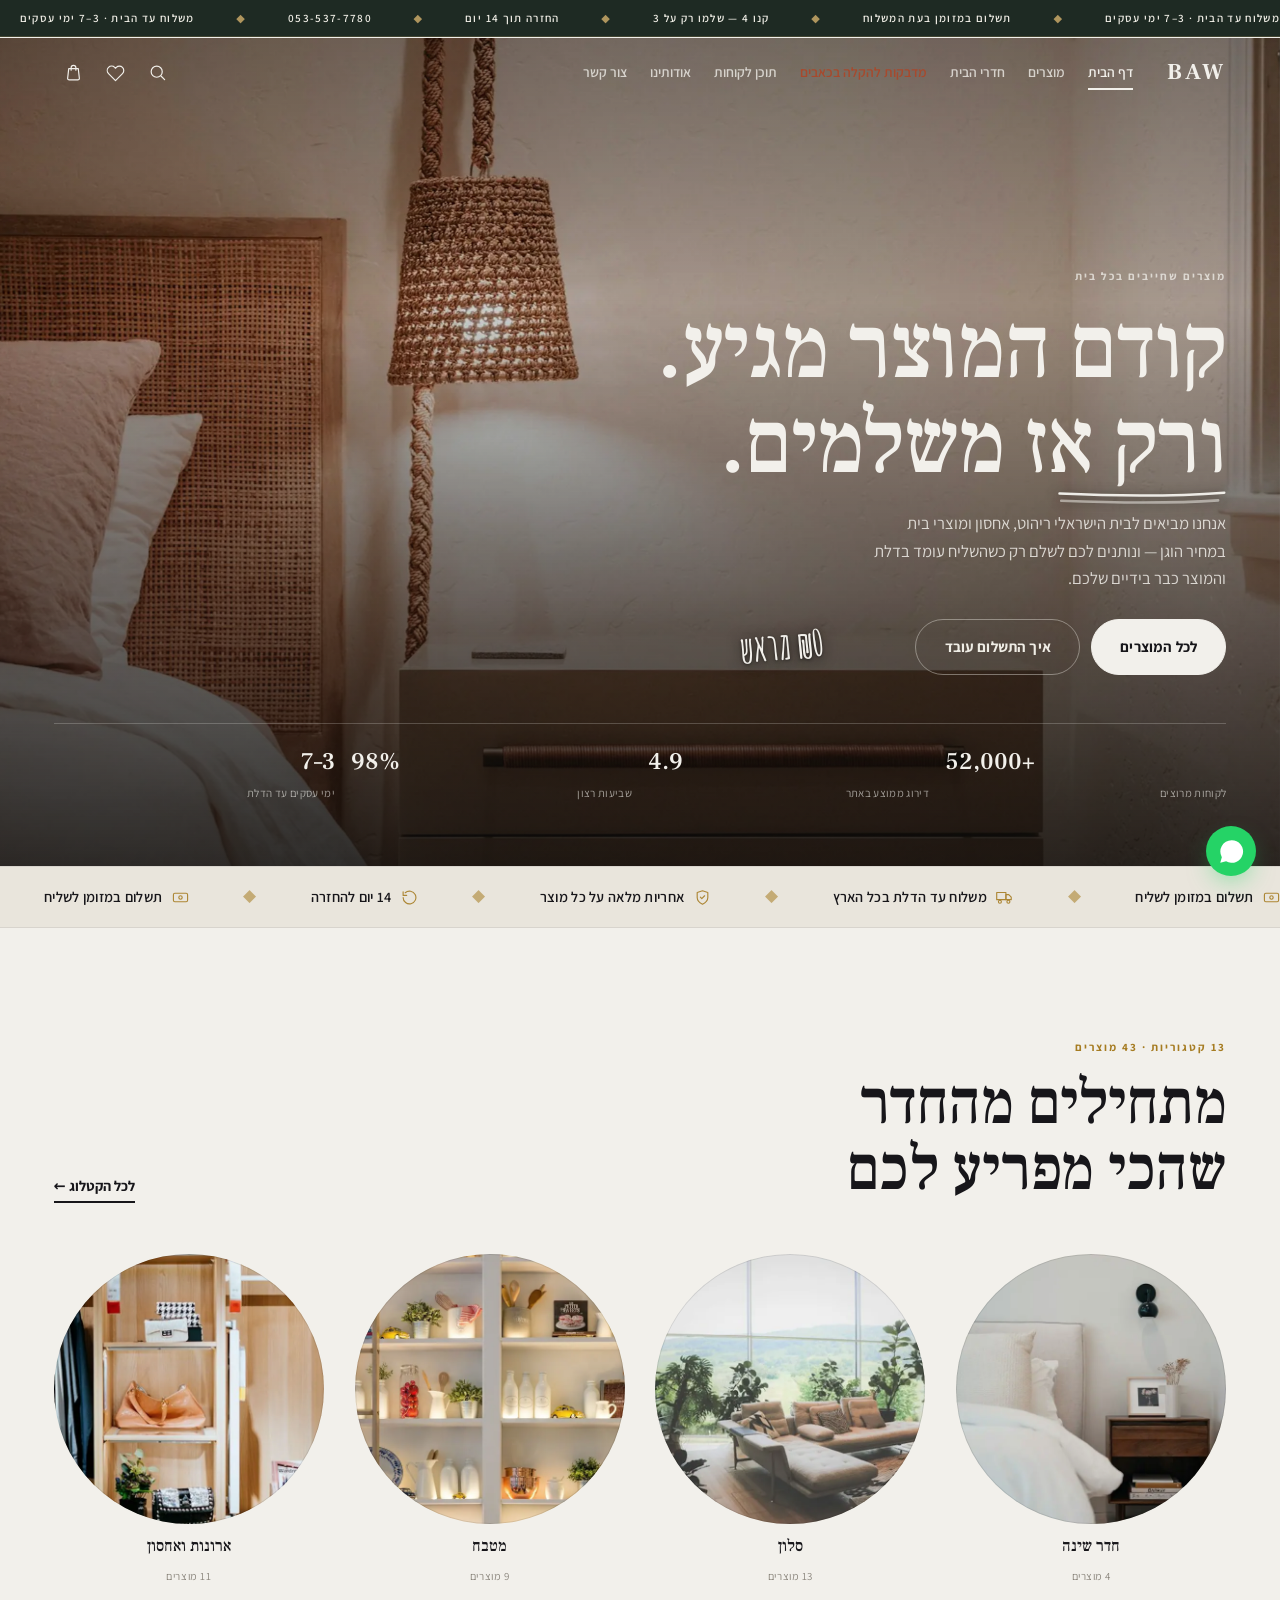
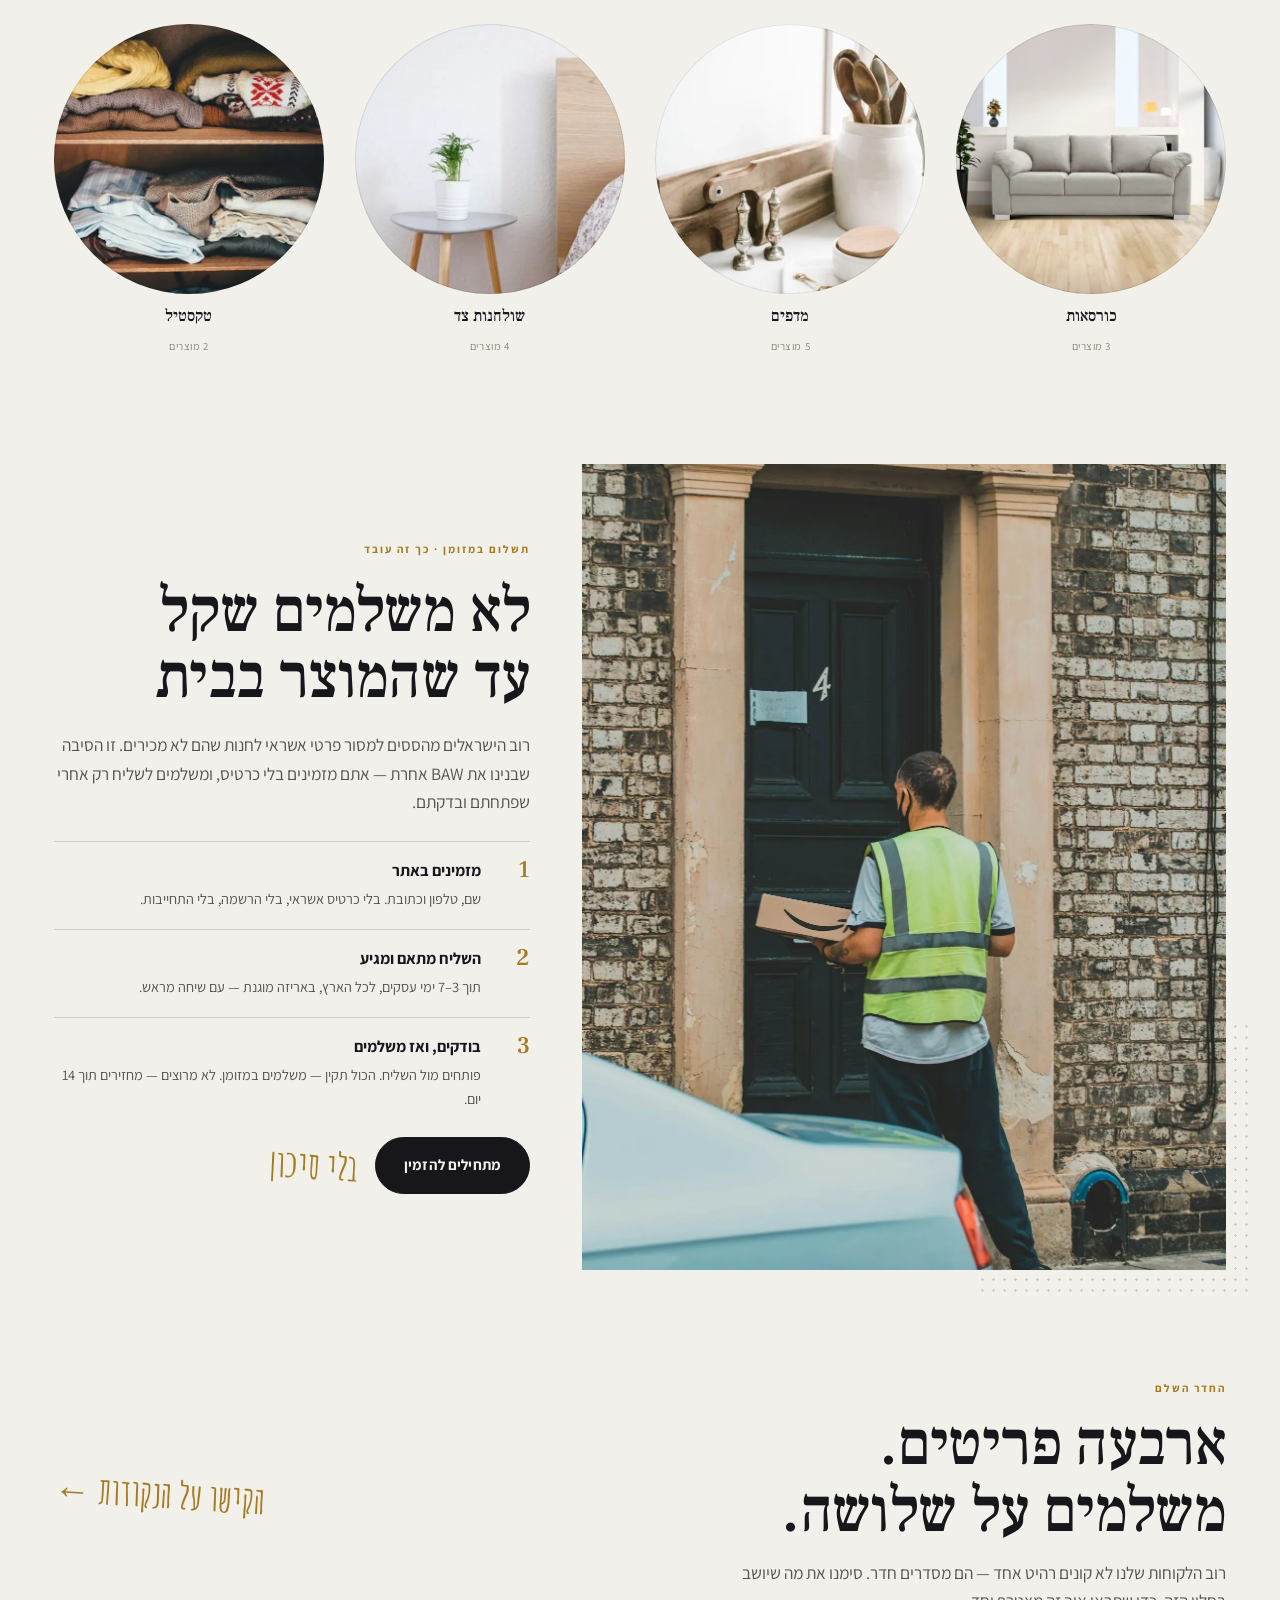
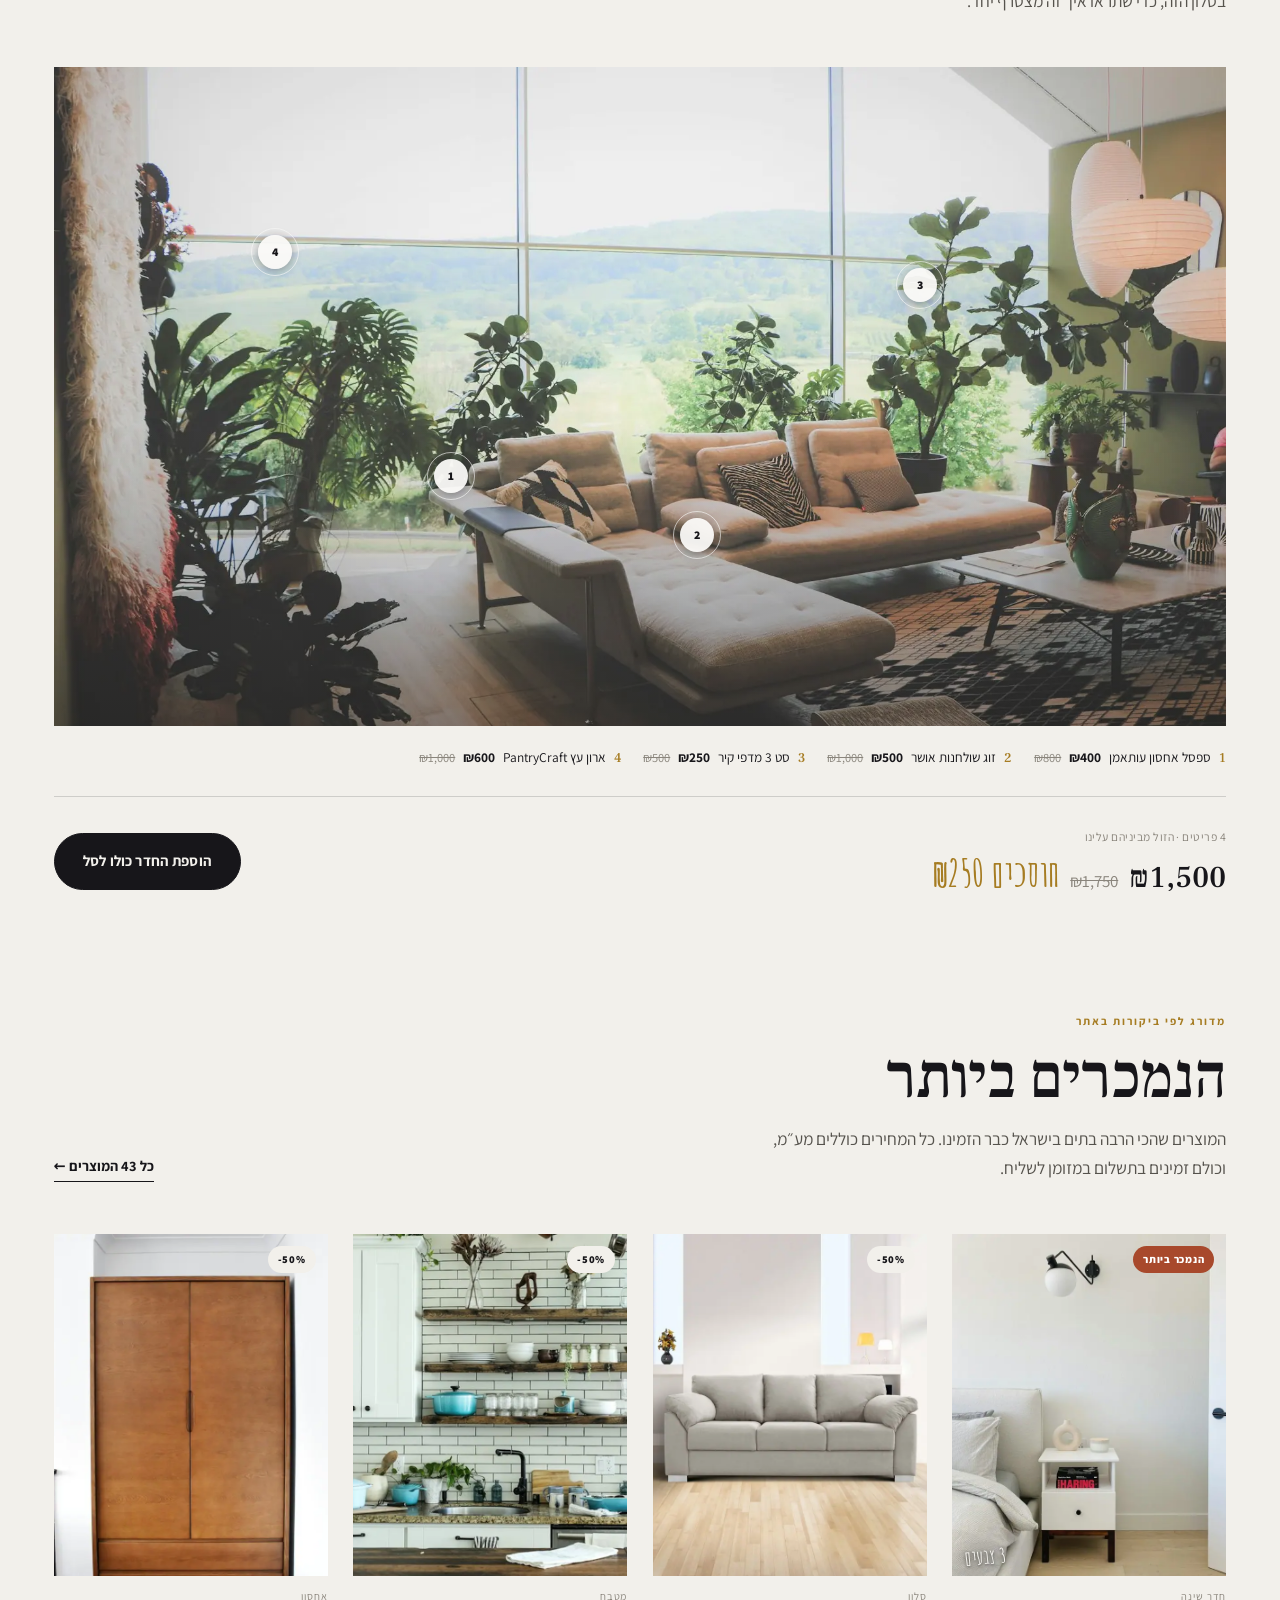
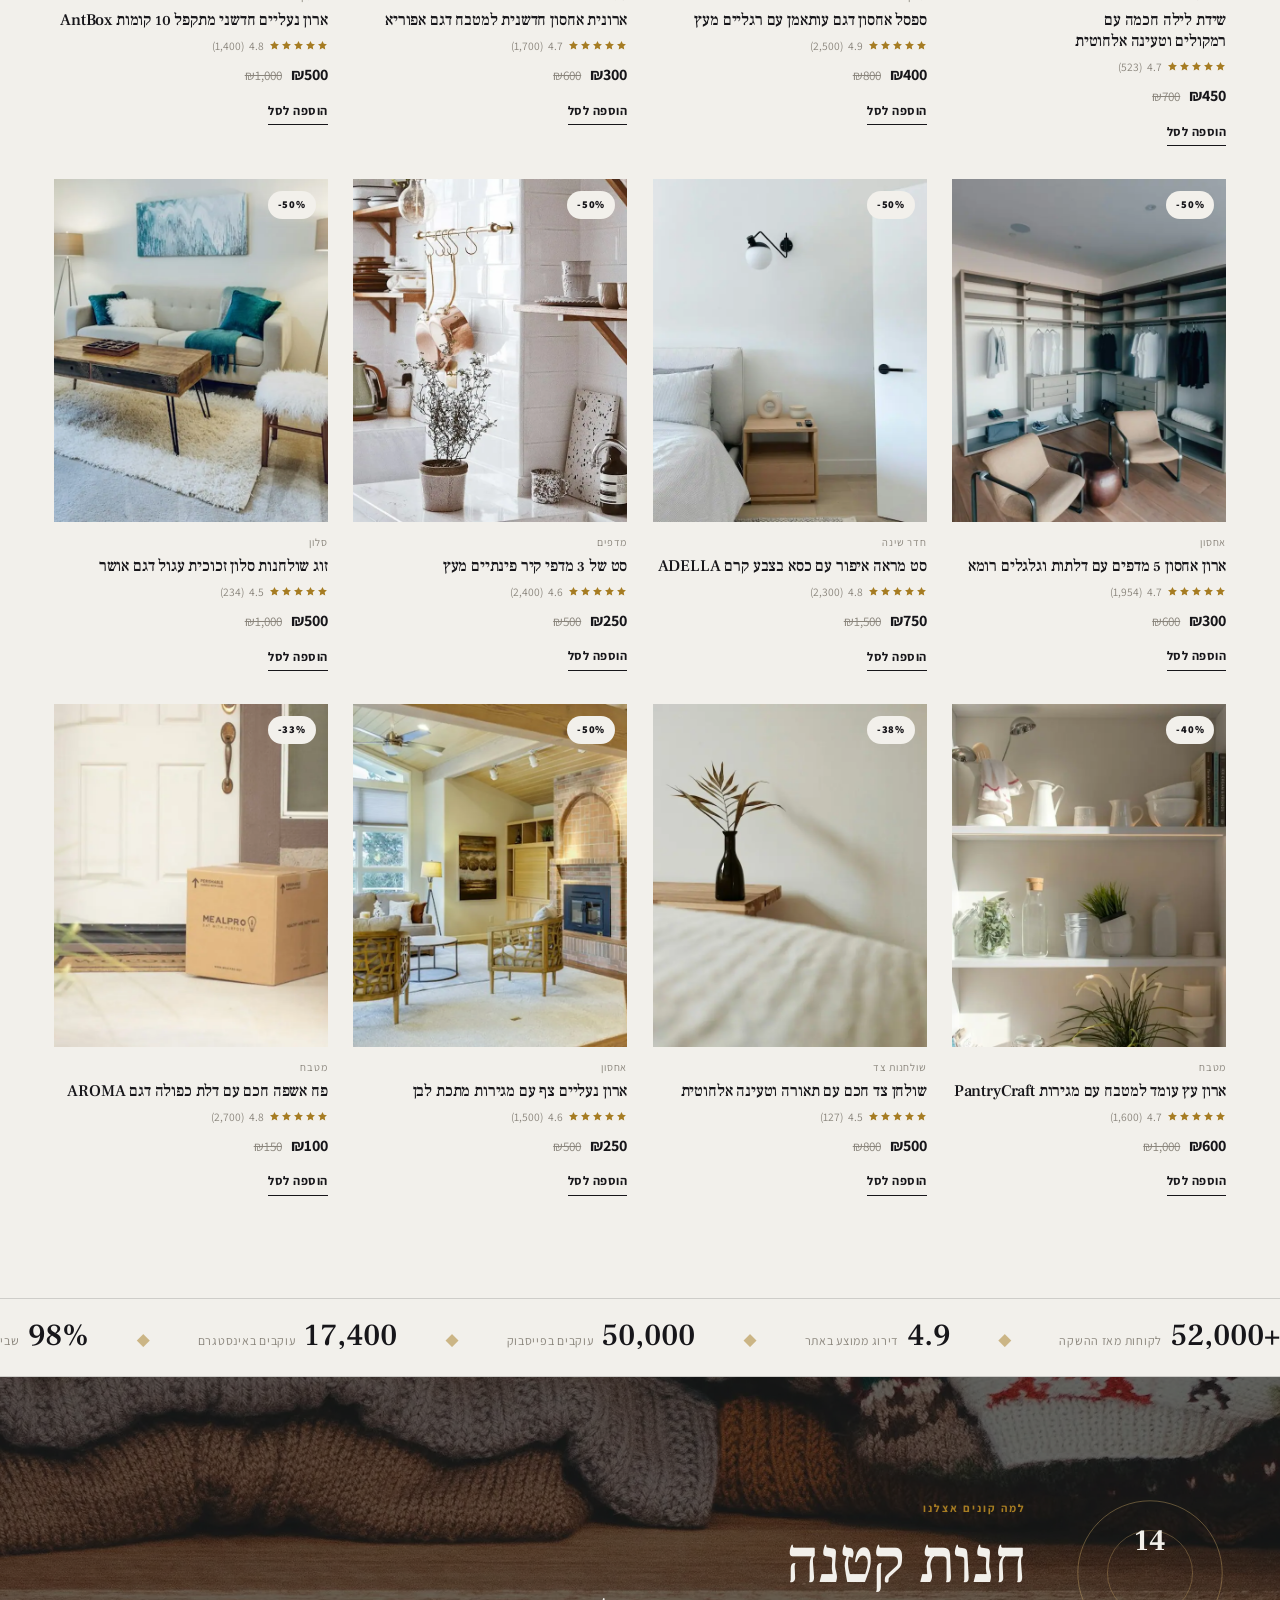
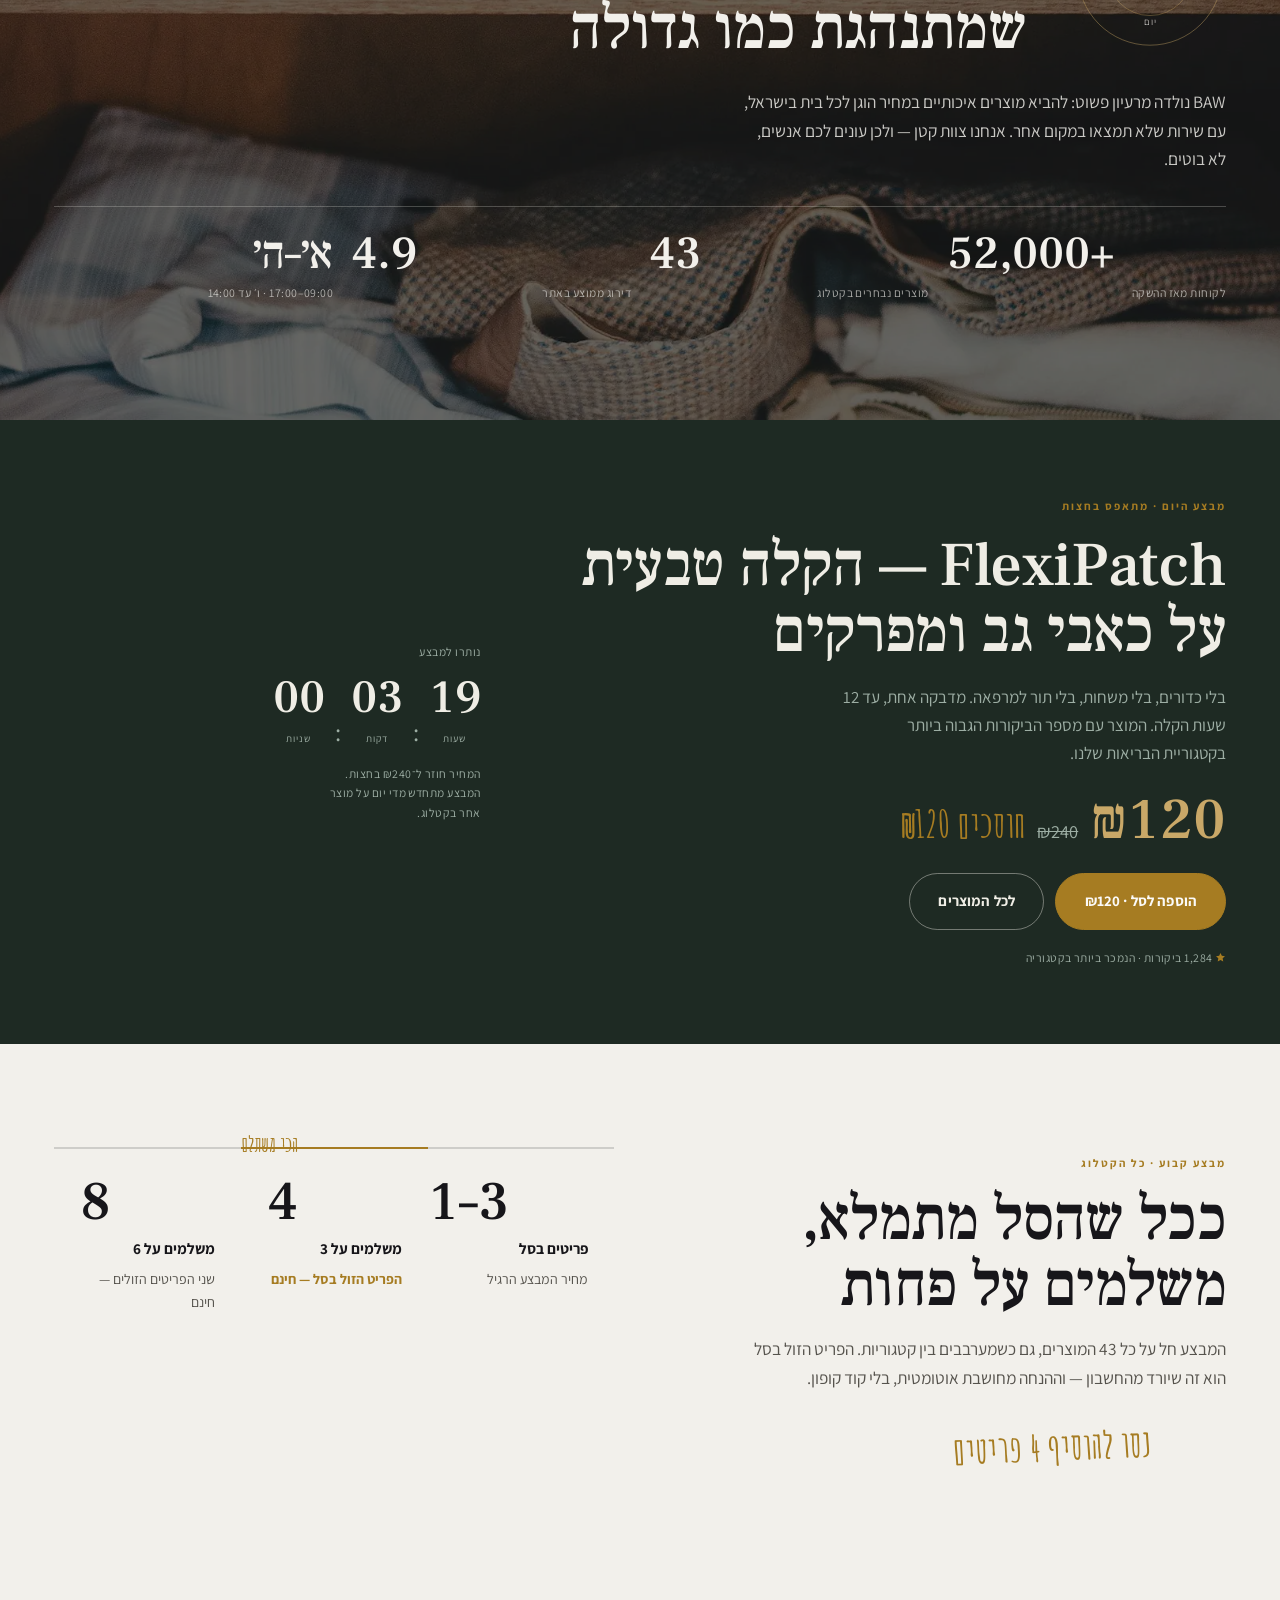
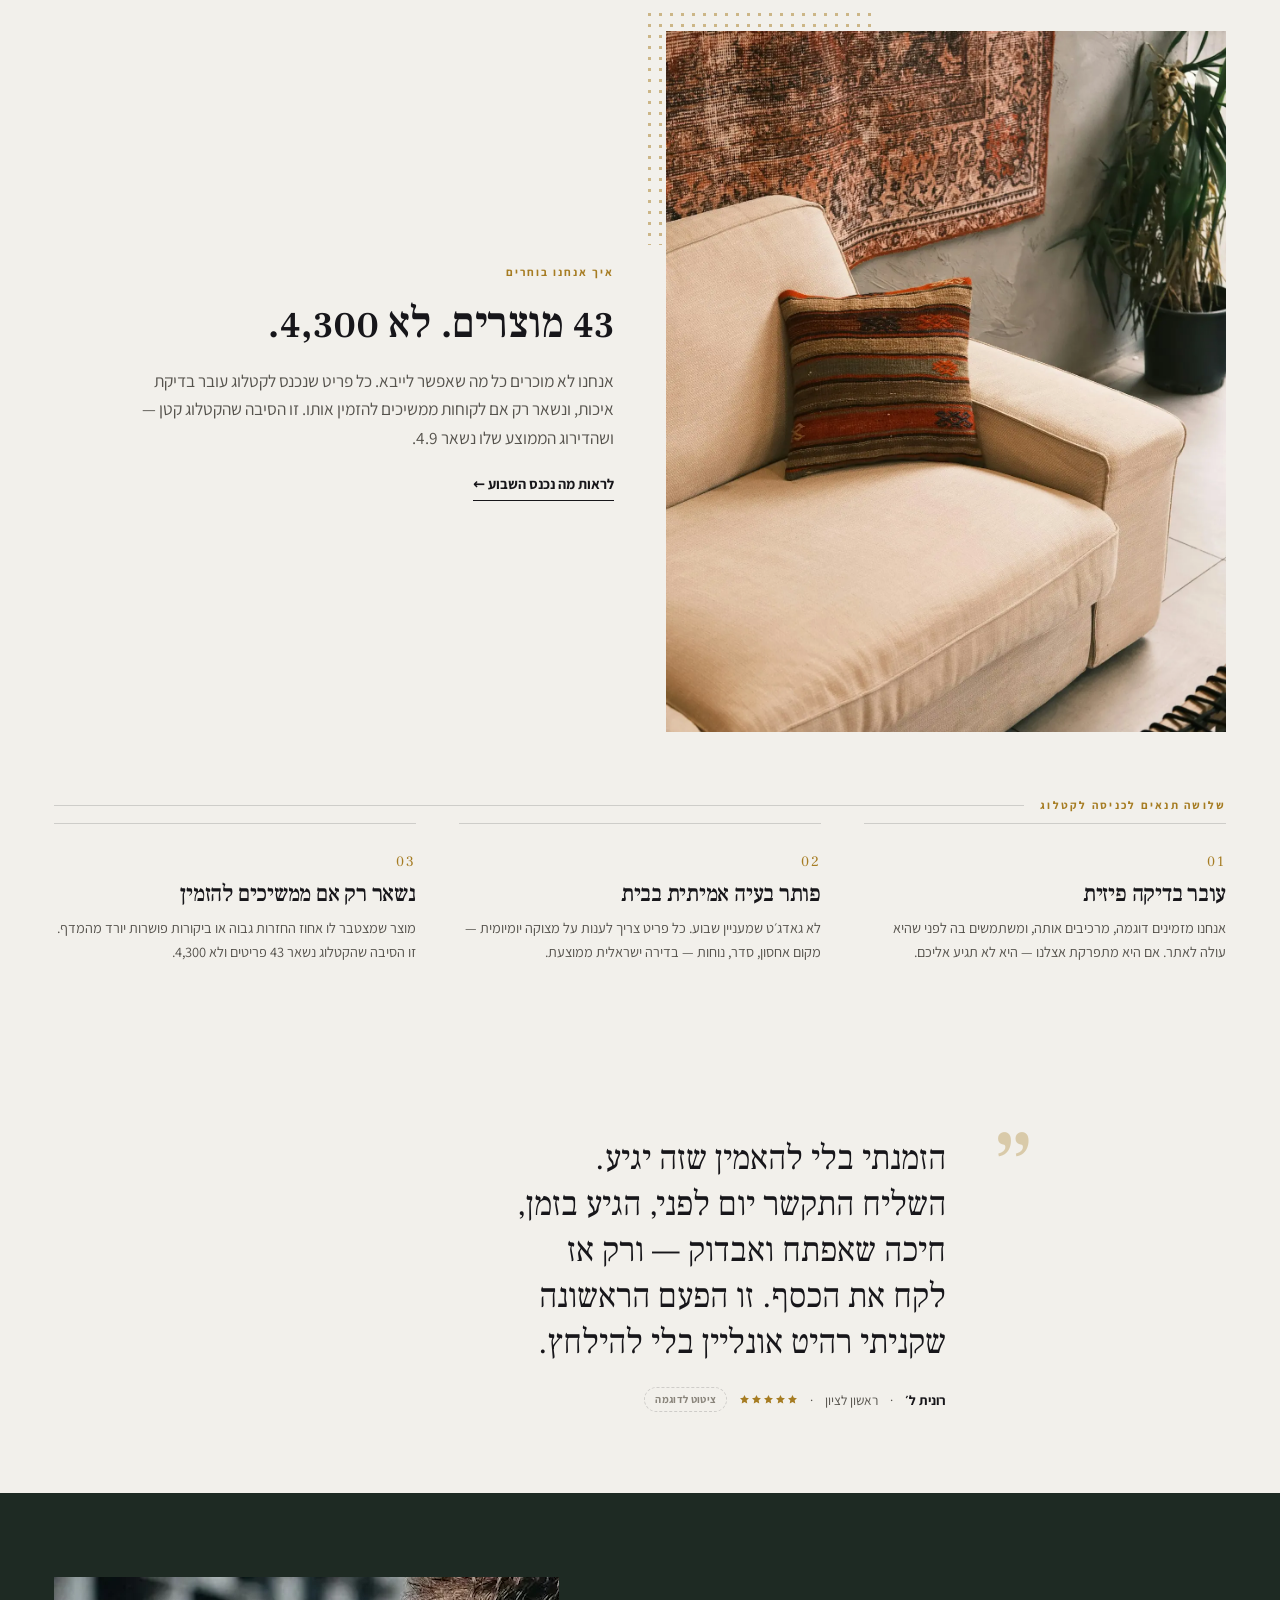
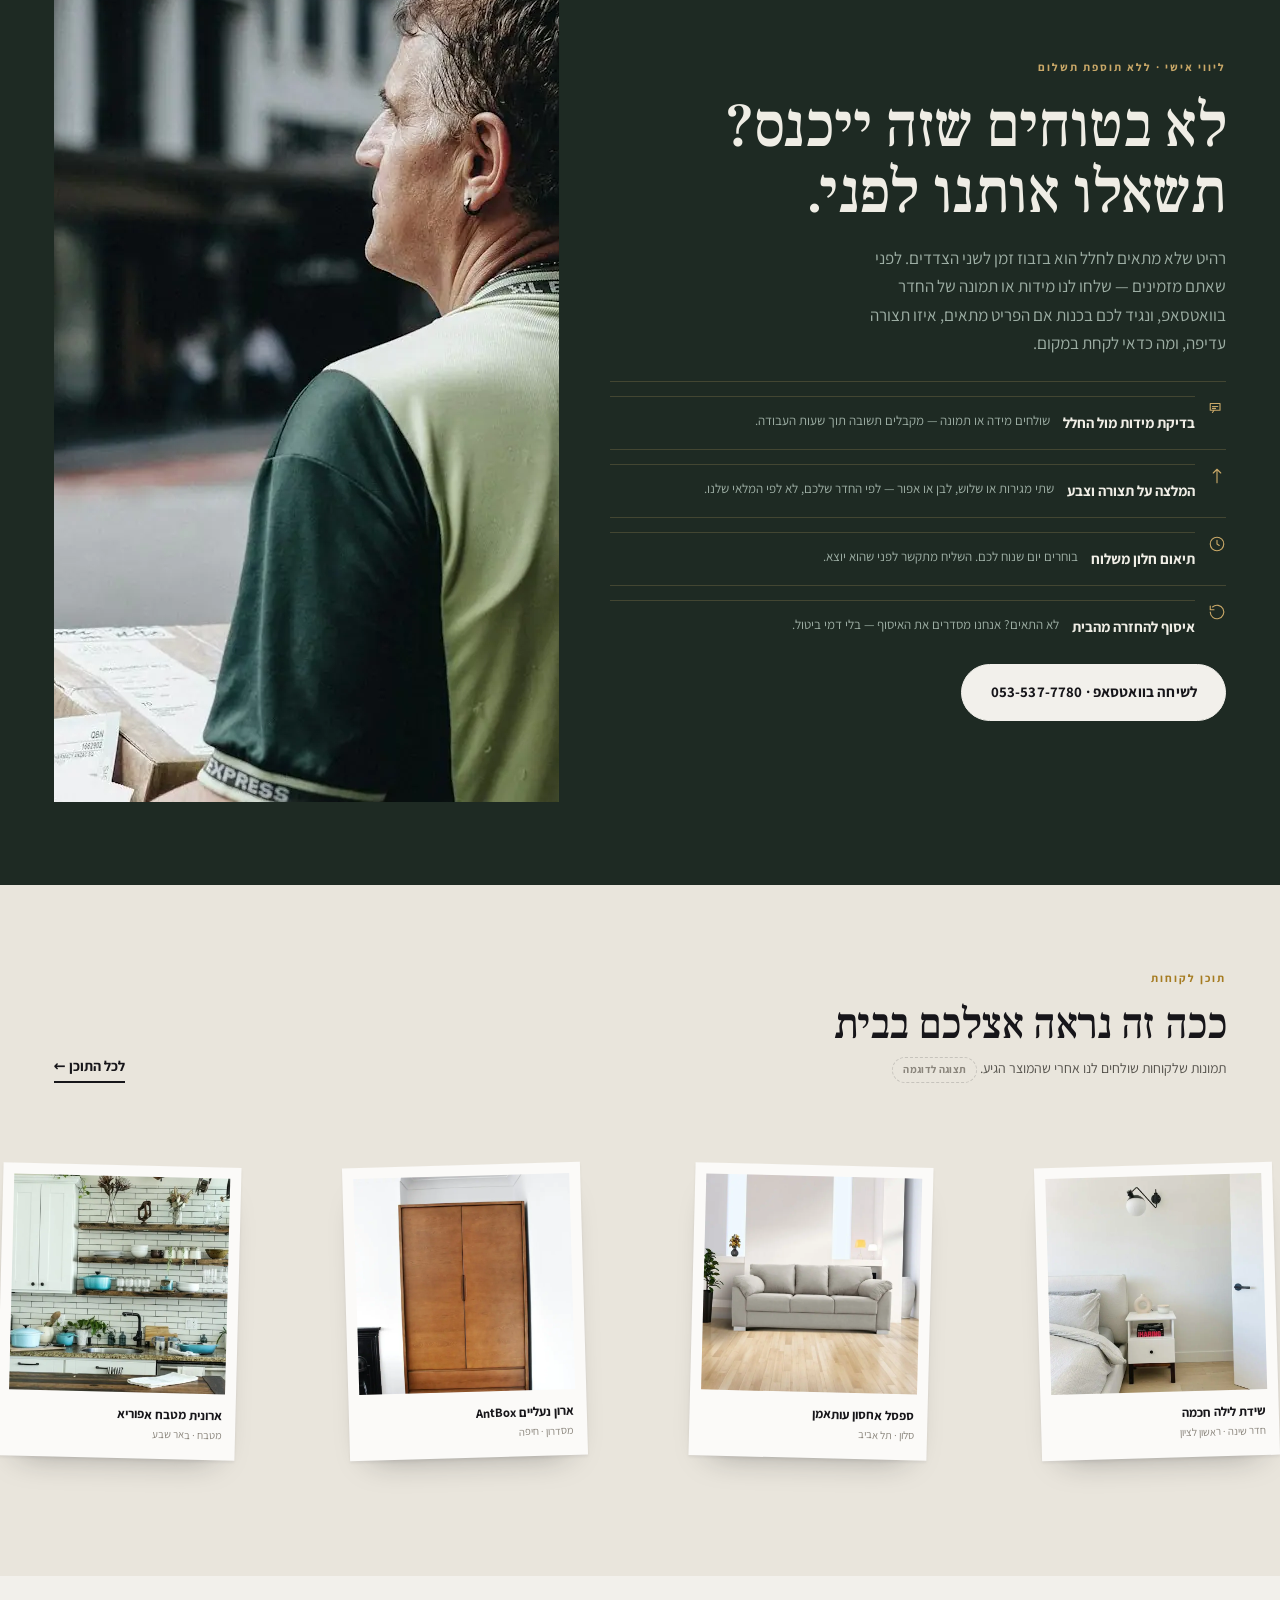
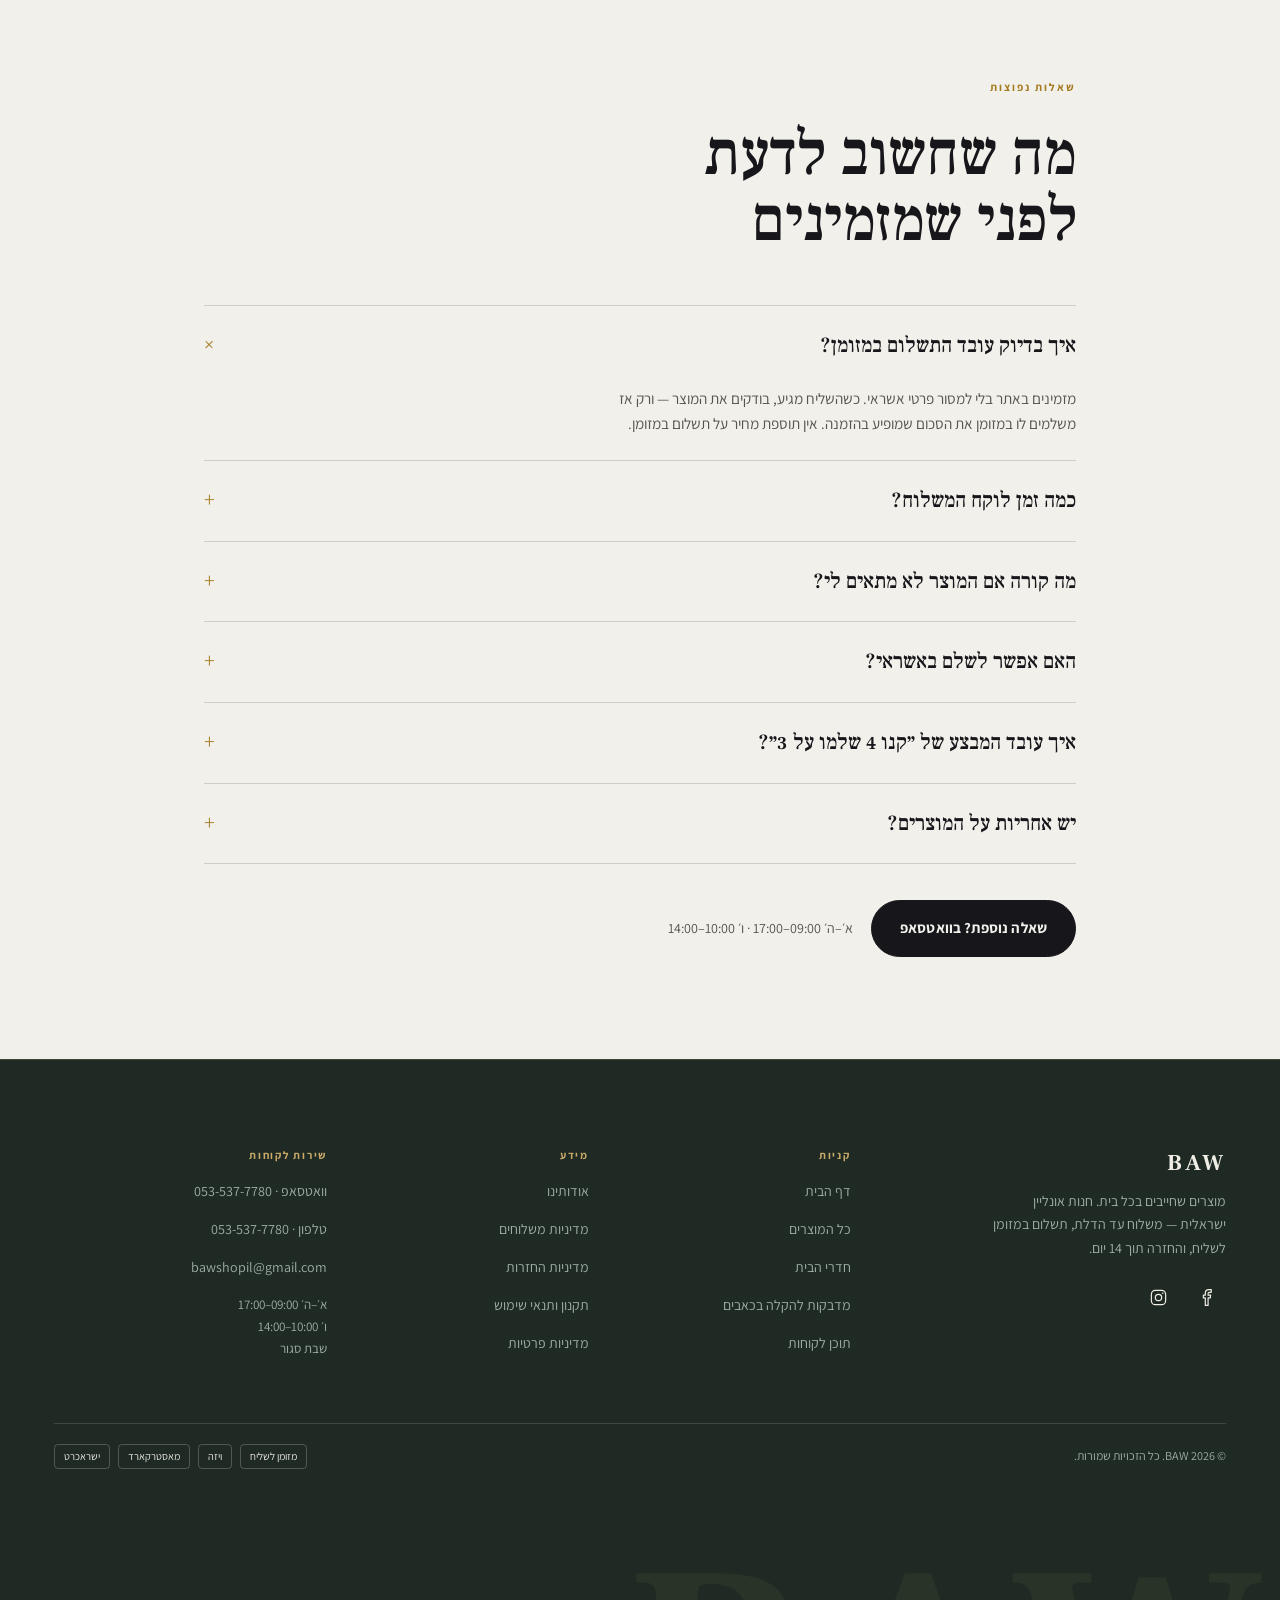
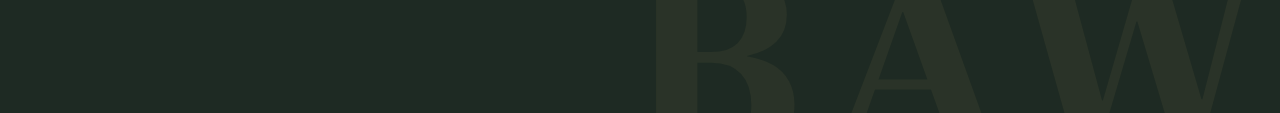
<file: index.html>
<!doctype html>
<html lang="he" dir="rtl">
<head>
<meta charset="utf-8">
<meta name="viewport" content="width=device-width,initial-scale=1,viewport-fit=cover">
<title>BAW — מוצרים שחייבים בכל בית</title>
<meta name="description" content="BAW — חנות אונליין ישראלית לבית. משלוח עד הדלת 3–7 ימי עסקים, תשלום במזומן לשליח, החזרה תוך 14 יום.">
<link rel="preconnect" href="https://fonts.gstatic.com" crossorigin>
<link rel="stylesheet" href="https://fonts.googleapis.com/css2?family=Frank+Ruhl+Libre:wght@400;500;700;900&family=Assistant:wght@300;400;600;700;800&family=Amatic+SC:wght@700&display=swap">
<link rel="stylesheet" href="baw.css">
<style>:root{color-scheme:light;padding-top:env(safe-area-inset-top,0px);padding-bottom:env(safe-area-inset-bottom,0px)}</style>
</head>
<body>

<!-- ─────────── announcement ─────────── -->
<div class="ann" aria-hidden="true">
  <div class="ann__t">
    <div class="ann__g">
      <span>משלוח עד הבית · 3–7 ימי עסקים</span><i>◆</i>
      <span>תשלום במזומן בעת המשלוח</span><i>◆</i>
      <span>קנו 4 — שלמו רק על 3</span><i>◆</i>
      <span>החזרה תוך 14 יום</span><i>◆</i>
      <span>053-537-7780</span><i>◆</i>
    </div>
    <div class="ann__g">
      <span>משלוח עד הבית · 3–7 ימי עסקים</span><i>◆</i>
      <span>תשלום במזומן בעת המשלוח</span><i>◆</i>
      <span>קנו 4 — שלמו רק על 3</span><i>◆</i>
      <span>החזרה תוך 14 יום</span><i>◆</i>
      <span>053-537-7780</span><i>◆</i>
    </div>
  </div>
</div>

<!-- ─────────── header ─────────── -->
<header class="hdr is-over">
  <div class="wrap hdr__in">
    <a class="brand" href="index.html">BAW</a>
    <nav class="nav" aria-label="ניווט ראשי">
      <a href="index.html" class="is-on">דף הבית</a>
      <a href="#shop">מוצרים</a>
      <a href="#rooms">חדרי הבית</a>
      <a href="#deal" class="is-deal">מדבקות להקלה בכאבים</a>
      <a href="#ugc">תוכן לקוחות</a>
      <a href="#story">אודותינו</a>
      <a href="#faq">צור קשר</a>
    </nav>
    <div class="hdr__acts">
      <button class="ib" aria-label="חיפוש"><svg viewBox="0 0 24 24"><circle cx="11" cy="11" r="7"/><path d="m21 21-4.3-4.3"/></svg></button>
      <button class="ib" aria-label="מועדפים"><svg viewBox="0 0 24 24"><path d="M20.8 5.6a5.5 5.5 0 0 0-7.8 0L12 6.6l-1-1a5.5 5.5 0 0 0-7.8 7.8l8.8 8.8 8.8-8.8a5.5 5.5 0 0 0 0-7.8z"/></svg></button>
      <button class="ib" data-cart-open aria-label="סל הקניות">
        <svg viewBox="0 0 24 24"><path d="M6 7h12l1.4 12.2a2 2 0 0 1-2 2.2H6.6a2 2 0 0 1-2-2.2z"/><path d="M9 9V6a3 3 0 0 1 6 0v3"/></svg>
        <span class="dot num" id="cartCount" hidden>0</span>
      </button>
      <button class="ib burger" data-nav-open aria-label="תפריט"><svg viewBox="0 0 24 24"><path d="M3 7h18M3 12h18M3 17h18"/></svg></button>
    </div>
  </div>
</header>

<!-- ─────────── hero ─────────── -->
<section class="hero">
  <div class="hero__bg"><img src="img/hero.webp" alt="חדר שינה מעוצב עם שידת לילה" fetchpriority="high" width="1900" height="1188"></div>
  <div class="wrap hero__in">

    <span class="eyebrow" style="color:rgba(242,240,235,.74)">מוצרים שחייבים בכל בית</span>
    <h1 style="margin-top:14px">
      קודם המוצר מגיע.<br>
      <span class="u">ורק אז משלמים
        <svg class="scribble scribble--paper ink-draw" viewBox="0 0 320 16" preserveAspectRatio="none" aria-hidden="true">
          <path d="M4 10c52-6 106-8 158-5 50 3 100 6 154 2"/>
          <path d="M14 14c56-4 112-5 166-3 44 2 88 4 132 1" opacity=".5"/>
        </svg>
      </span>.
    </h1>
    <p class="hero__lede">אנחנו מביאים לבית הישראלי ריהוט, אחסון ומוצרי בית במחיר הוגן — ונותנים לכם לשלם רק כשהשליח עומד בדלת והמוצר כבר בידיים שלכם.</p>

    <div class="hero__cta">
      <a class="btn btn--paper" href="#shop">לכל המוצרים</a>
      <a class="btn btn--onforest" href="#story">איך התשלום עובד</a>
      <span class="hero__note">
        <svg class="scribble scribble--paper ink-draw" viewBox="0 0 92 46" style="width:66px" aria-hidden="true">
          <path d="M84 40C70 16 46 6 16 10"/>
          <path d="M8 4 13 11 24 9"/>
        </svg>
        <span class="hand hand--paper tilt-a">₪0 מראש</span>
      </span>
    </div>

    <div class="hstrip">
      <div><b class="num" data-count="52000" data-suffix="+">52,000+</b><span>לקוחות מרוצים</span></div>
      <div><b class="num">4.9</b><span>דירוג ממוצע באתר</span></div>
      <div><b class="num" data-count="98" data-suffix="%">98%</b><span>שביעות רצון</span></div>
      <div><b>3–7</b><span>ימי עסקים עד הדלת</span></div>
    </div>

  </div>
</section>

<!-- ─────────── promise marquee ─────────── -->
<div class="promise" aria-label="ההבטחות שלנו">
  <div class="promise__t">
    <div class="promise__g">
      <span><svg viewBox="0 0 24 24"><rect x="2" y="6" width="20" height="12" rx="2"/><circle cx="12" cy="12" r="2.4"/></svg>תשלום במזומן לשליח</span><em>◆</em>
      <span><svg viewBox="0 0 24 24"><path d="M1 5h13v10H1z"/><path d="M14 8h4l3.5 3.5V15H14z"/><circle cx="5.5" cy="18" r="2.1"/><circle cx="17.5" cy="18" r="2.1"/></svg>משלוח עד הדלת בכל הארץ</span><em>◆</em>
      <span><svg viewBox="0 0 24 24"><path d="M12 21.5s7.5-3.8 7.5-9.5V5L12 2.5 4.5 5v7c0 5.7 7.5 9.5 7.5 9.5z"/><path d="m9 11.5 2 2 4-4"/></svg>אחריות מלאה על כל מוצר</span><em>◆</em>
      <span><svg viewBox="0 0 24 24"><path d="M3 12a9 9 0 1 0 3-6.7"/><path d="M3 4v5h5"/></svg>14 יום להחזרה</span><em>◆</em>
    </div>
    <div class="promise__g" aria-hidden="true">
      <span><svg viewBox="0 0 24 24"><rect x="2" y="6" width="20" height="12" rx="2"/><circle cx="12" cy="12" r="2.4"/></svg>תשלום במזומן לשליח</span><em>◆</em>
      <span><svg viewBox="0 0 24 24"><path d="M1 5h13v10H1z"/><path d="M14 8h4l3.5 3.5V15H14z"/><circle cx="5.5" cy="18" r="2.1"/><circle cx="17.5" cy="18" r="2.1"/></svg>משלוח עד הדלת בכל הארץ</span><em>◆</em>
      <span><svg viewBox="0 0 24 24"><path d="M12 21.5s7.5-3.8 7.5-9.5V5L12 2.5 4.5 5v7c0 5.7 7.5 9.5 7.5 9.5z"/><path d="m9 11.5 2 2 4-4"/></svg>אחריות מלאה על כל מוצר</span><em>◆</em>
      <span><svg viewBox="0 0 24 24"><path d="M3 12a9 9 0 1 0 3-6.7"/><path d="M3 4v5h5"/></svg>14 יום להחזרה</span><em>◆</em>
    </div>
  </div>
</div>

<!-- ─────────── rooms ─────────── -->
<section class="sec wrap" id="rooms">
  <div class="shead rev">
    <div class="shead__row">
      <div>
        <span class="eyebrow">13 קטגוריות · 43 מוצרים</span>
        <h2 class="h-lg" style="margin-top:12px">מתחילים מהחדר<br>שהכי מפריע לכם</h2>
      </div>
      <a class="tlink" href="#shop">לכל הקטלוג ←</a>
    </div>
  </div>
  <div class="cats rev" data-d="60">
    <a class="cat" href="#shop"><span class="cat__ph"><img loading="lazy" src="img/cat-bed.webp" alt=""></span><b>חדר שינה</b><span>4 מוצרים</span></a>
    <a class="cat" href="#shop"><span class="cat__ph"><img loading="lazy" src="img/cat-liv.webp" alt=""></span><b>סלון</b><span>13 מוצרים</span></a>
    <a class="cat" href="#shop"><span class="cat__ph"><img loading="lazy" src="img/cat-kit.webp" alt=""></span><b>מטבח</b><span>9 מוצרים</span></a>
    <a class="cat" href="#shop"><span class="cat__ph"><img loading="lazy" src="img/cat-sto.webp" alt=""></span><b>ארונות ואחסון</b><span>11 מוצרים</span></a>
    <a class="cat" href="#shop"><span class="cat__ph"><img loading="lazy" src="img/cat-sofa.webp" alt=""></span><b>כורסאות</b><span>3 מוצרים</span></a>
    <a class="cat" href="#shop"><span class="cat__ph"><img loading="lazy" src="img/cat-shelf.webp" alt=""></span><b>מדפים</b><span>5 מוצרים</span></a>
    <a class="cat" href="#shop"><span class="cat__ph"><img loading="lazy" src="img/cat-side.webp" alt=""></span><b>שולחנות צד</b><span>4 מוצרים</span></a>
    <a class="cat" href="#shop"><span class="cat__ph"><img loading="lazy" src="img/cat-text.webp" alt=""></span><b>טקסטיל</b><span>2 מוצרים</span></a>
  </div>
</section>

<!-- ─────────── COD story ─────────── -->
<section class="sec wrap" id="story" style="padding-top:0">
  <div class="split split--wide-img">
    <div class="split__fig split__fig--dl rev">
      <img loading="lazy" src="img/story-cod.webp" alt="שליח מגיע עם חבילה עד דלת הבית" width="1300" height="1625">
      <span class="dots" aria-hidden="true"></span>
    </div>
    <div class="split__body rev" data-d="90">
      <span class="eyebrow">תשלום במזומן · כך זה עובד</span>
      <h2 class="h-lg">לא משלמים שקל<br>עד שהמוצר בבית</h2>
      <p class="lede">רוב הישראלים מהססים למסור פרטי אשראי לחנות שהם לא מכירים. זו הסיבה שבנינו את BAW אחרת — אתם מזמינים בלי כרטיס, ומשלמים לשליח רק אחרי שפתחתם ובדקתם.</p>
      <div class="steps">
        <div class="step"><span class="step__n">1</span><div><b>מזמינים באתר</b><p>שם, טלפון וכתובת. בלי כרטיס אשראי, בלי הרשמה, בלי התחייבות.</p></div></div>
        <div class="step"><span class="step__n">2</span><div><b>השליח מתאם ומגיע</b><p>תוך 3–7 ימי עסקים, לכל הארץ, באריזה מוגנת — עם שיחה מראש.</p></div></div>
        <div class="step"><span class="step__n">3</span><div><b>בודקים, ואז משלמים</b><p>פותחים מול השליח. הכול תקין — משלמים במזומן. לא מרוצים — מחזירים תוך 14 יום.</p></div></div>
      </div>
      <div style="display:flex;align-items:center;gap:16px;flex-wrap:wrap;margin-top:6px">
        <a class="btn" href="#shop">מתחילים להזמין</a>
        <span class="hand tilt-b">בלי סיכון</span>
      </div>
    </div>
  </div>
</section>

<!-- ─────────── shoppable room ─────────── -->
<section class="sec wrap" id="room" style="padding-top:0">
  <div class="shead rev">
    <div class="shead__row">
      <div>
        <span class="eyebrow">החדר השלם</span>
        <h2 class="h-lg" style="margin-top:12px">ארבעה פריטים.<br>משלמים על שלושה.</h2>
        <p class="lede" style="margin-top:14px">רוב הלקוחות שלנו לא קונים רהיט אחד — הם מסדרים חדר. סימנו את מה שיושב בסלון הזה, כדי שתראו איך זה מצטרף יחד.</p>
      </div>
      <span class="hand tilt-b" style="align-self:center">הקישו על הנקודות ←</span>
    </div>
  </div>

  <div class="room rev" data-d="60">
    <img loading="lazy" src="img/room-liv.webp" alt="סלון מעוצב עם ספסל אחסון, שולחנות זכוכית ומדפי קיר" width="1800" height="1013">
    <div class="spot" style="inset-inline-end:31%;top:62%">
      <button class="spot__b num" type="button" aria-expanded="false" aria-label="פריט 1 בחדר">1</button>
      <span class="spot__c"><img src="img/p3.webp" alt=""><span><b>ספסל אחסון עותאמן</b><span class="num">₪400</span></span></span>
    </div>
    <div class="spot" style="inset-inline-end:52%;top:71%">
      <button class="spot__b num" type="button" aria-expanded="false" aria-label="פריט 2 בחדר">2</button>
      <span class="spot__c"><img src="img/p7.webp" alt=""><span><b>זוג שולחנות זכוכית אושר</b><span class="num">₪500</span></span></span>
    </div>
    <div class="spot" style="inset-inline-end:71%;top:33%">
      <button class="spot__b num" type="button" aria-expanded="false" aria-label="פריט 3 בחדר">3</button>
      <span class="spot__c"><img src="img/p9.webp" alt=""><span><b>סט 3 מדפי קיר פינתיים</b><span class="num">₪250</span></span></span>
    </div>
    <div class="spot" style="inset-inline-end:16%;top:28%">
      <button class="spot__b num" type="button" aria-expanded="false" aria-label="פריט 4 בחדר">4</button>
      <span class="spot__c"><img src="img/p6.webp" alt=""><span><b>ארון עץ עומד PantryCraft</b><span class="num">₪600</span></span></span>
    </div>
  </div>

  <div class="room__legend rev" data-d="90">
    <div><b>1</b><span>ספסל אחסון עותאמן</span><em class="num">₪400</em><s class="num">₪800</s></div>
    <div><b>2</b><span>זוג שולחנות אושר</span><em class="num">₪500</em><s class="num">₪1,000</s></div>
    <div><b>3</b><span>סט 3 מדפי קיר</span><em class="num">₪250</em><s class="num">₪500</s></div>
    <div><b>4</b><span>ארון עץ PantryCraft</span><em class="num">₪600</em><s class="num">₪1,000</s></div>
  </div>

  <div class="rev" data-d="120" style="display:flex;align-items:center;gap:20px;flex-wrap:wrap;margin-top:26px;
       border-top:1px solid var(--rule);padding-top:24px">
    <div>
      <span class="micro">4 פריטים · הזול מביניהם עלינו</span>
      <div style="display:flex;align-items:baseline;gap:11px;margin-top:4px">
        <b class="num" style="font-family:var(--f-display);font-size:1.9rem;font-weight:500">₪1,500</b>
        <s class="num" style="color:var(--ink-3)">₪1,750</s>
        <span class="hand">חוסכים ₪250</span>
      </div>
    </div>
    <button class="btn" id="addRoom" style="margin-inline-start:auto">הוספת החדר כולו לסל</button>
  </div>
</section>

<!-- ─────────── shop ─────────── -->
<section class="sec wrap" id="shop" style="padding-top:0">
  <div class="shead rev">
    <div class="shead__row">
      <div>
        <span class="eyebrow">מדורג לפי ביקורות באתר</span>
        <h2 class="h-lg" style="margin-top:12px">הנמכרים ביותר</h2>
        <p class="lede" style="margin-top:14px">המוצרים שהכי הרבה בתים בישראל כבר הזמינו. כל המחירים כוללים מע״מ, וכולם זמינים בתשלום במזומן לשליח.</p>
      </div>
      <a class="tlink" href="#">כל 43 המוצרים ←</a>
    </div>
  </div>
  <div class="pgrid" id="grid"></div>
</section>

<!-- ─────────── proof ─────────── -->
<div class="proof" aria-label="מספרים על BAW">
  <div class="proof__t">
    <div class="proof__g">
      <div><b class="num">52,000+</b><span>לקוחות מאז ההשקה</span></div><i>◆</i>
      <div><b class="num">4.9</b><span>דירוג ממוצע באתר</span></div><i>◆</i>
      <div><b class="num">50,000</b><span>עוקבים בפייסבוק</span></div><i>◆</i>
      <div><b class="num">17,400</b><span>עוקבים באינסטגרם</span></div><i>◆</i>
      <div><b class="num">98%</b><span>שביעות רצון</span></div><i>◆</i>
      <div><b class="num">43</b><span>מוצרים בקטלוג</span></div><i>◆</i>
    </div>
    <div class="proof__g" aria-hidden="true">
      <div><b class="num">52,000+</b><span>לקוחות מאז ההשקה</span></div><i>◆</i>
      <div><b class="num">4.9</b><span>דירוג ממוצע באתר</span></div><i>◆</i>
      <div><b class="num">50,000</b><span>עוקבים בפייסבוק</span></div><i>◆</i>
      <div><b class="num">17,400</b><span>עוקבים באינסטגרם</span></div><i>◆</i>
      <div><b class="num">98%</b><span>שביעות רצון</span></div><i>◆</i>
      <div><b class="num">43</b><span>מוצרים בקטלוג</span></div><i>◆</i>
    </div>
  </div>
</div>

<!-- ─────────── stat band ─────────── -->
<section class="band">
  <div class="band__bg"><img loading="lazy" src="img/band.webp" alt="" width="1900" height="814"></div>
  <div class="wrap band__in">
    <div style="display:flex;align-items:center;gap:clamp(20px,4vw,48px);flex-wrap:wrap">
      <div class="seal" aria-hidden="true">
        <svg viewBox="0 0 200 200">
          <defs><path id="sealArc" fill="none" d="M100,100 m-76,0 a76,76 0 1,1 152,0 a76,76 0 1,1 -152,0"/></defs>
          <circle cx="100" cy="100" r="95" fill="none" stroke="rgba(201,168,104,.55)" stroke-width="1"/>
          <circle cx="100" cy="100" r="56" fill="none" stroke="rgba(201,168,104,.45)" stroke-width="1"/>
          <text fill="#C9A868" font-size="17" font-family="Assistant, sans-serif" font-weight="800" letter-spacing="1.2">
            <textPath href="#sealArc" startOffset="0%">אחריות מלאה · החזרה 14 יום · משלוח עד הבית · </textPath>
          </text>
        </svg>
        <span class="seal__c" style="color:var(--paper)"><b style="color:var(--paper)">14</b><span style="color:rgba(242,240,235,.7)">יום</span></span>
      </div>
      <div>
        <span class="eyebrow">למה קונים אצלנו</span>
        <h2 class="h-lg" style="margin-top:10px">חנות קטנה<br>שמתנהגת כמו גדולה</h2>
      </div>
    </div>
    <p class="lede" style="color:rgba(242,240,235,.82)">BAW נולדה מרעיון פשוט: להביא מוצרים איכותיים במחיר הוגן לכל בית בישראל, עם שירות שלא תמצאו במקום אחר. אנחנו צוות קטן — ולכן עונים לכם אנשים, לא בוטים.</p>
    <div class="band__stats">
      <div><b class="num">52,000+</b><span>לקוחות מאז ההשקה</span></div>
      <div><b class="num">43</b><span>מוצרים נבחרים בקטלוג</span></div>
      <div><b class="num">4.9</b><span>דירוג ממוצע באתר</span></div>
      <div><b>א׳–ה׳</b><span>09:00–17:00 · ו׳ עד 14:00</span></div>
    </div>
  </div>
</section>

<!-- ─────────── deal ─────────── -->
<section class="deal grain" id="deal">
  <div class="wrap deal__in">
    <div style="display:flex;flex-direction:column;gap:18px;align-items:flex-start">
      <span class="eyebrow">מבצע היום · מתאפס בחצות</span>
      <h2 class="h-lg">FlexiPatch — הקלה טבעית<br>על כאבי גב ומפרקים</h2>
      <p>בלי כדורים, בלי משחות, בלי תור למרפאה. מדבקה אחת, עד 12 שעות הקלה. המוצר עם מספר הביקורות הגבוה ביותר בקטגוריית הבריאות שלנו.</p>
      <div class="deal__price">
        <b class="num">₪120</b><s class="num">₪240</s>
        <span class="hand" style="color:var(--ochre)">חוסכים ₪120</span>
      </div>
      <div style="display:flex;gap:11px;flex-wrap:wrap;margin-top:6px">
        <button class="btn btn--ochre" data-add="flexipatch" data-name="מדבקות FlexiPatch" data-price="120" data-img="img/p12.webp">הוספה לסל · ₪120</button>
        <a class="btn btn--onforest" href="#shop">לכל המוצרים</a>
      </div>
      <p class="micro" style="color:var(--on-forest-2)">
        <span class="stars" style="vertical-align:-1px"><svg viewBox="0 0 24 24"><path d="M12 2l2.9 6.3 6.8.8-5 4.7 1.3 6.8L12 17.3 5.9 20.6 7.2 13.8l-5-4.7 6.8-.8z"/></svg></span>
        <span class="num">1,284</span> ביקורות · הנמכר ביותר בקטגוריה
      </p>
    </div>
    <div style="display:flex;flex-direction:column;gap:14px;align-items:flex-start">
      <span class="micro" style="color:var(--on-forest-2)">נותרו למבצע</span>
      <div class="clock" id="clock">
        <div><b class="num">00</b><span>שעות</span></div><i>:</i>
        <div><b class="num">00</b><span>דקות</span></div><i>:</i>
        <div><b class="num">00</b><span>שניות</span></div>
      </div>
      <p class="micro" style="color:var(--on-forest-2);max-width:26ch">המחיר חוזר ל־₪240 בחצות. המבצע מתחדש מדי יום על מוצר אחר בקטלוג.</p>
    </div>
  </div>
</section>

<!-- ─────────── bundle ladder ─────────── -->
<section class="sec wrap" id="bundle">
  <div class="split" style="align-items:start">
    <div class="rev">
      <span class="eyebrow">מבצע קבוע · כל הקטלוג</span>
      <h2 class="h-lg" style="margin-top:12px">ככל שהסל מתמלא,<br>משלמים על פחות</h2>
      <p class="lede" style="margin-top:16px">המבצע חל על כל 43 המוצרים, גם כשמערבבים בין קטגוריות. הפריט הזול בסל הוא זה שיורד מהחשבון — וההנחה מחושבת אוטומטית, בלי קוד קופון.</p>
      <div style="display:flex;align-items:flex-start;gap:12px;margin-top:22px">
        <svg class="scribble ink-draw" viewBox="0 0 80 54" style="width:64px" aria-hidden="true">
          <path d="M4 8c18-4 40 2 52 16 6 7 9 16 8 24"/>
          <path d="M52 44l12 6 2-13"/>
        </svg>
        <span class="hand tilt-c" style="margin-top:16px">נסו להוסיף 4 פריטים</span>
      </div>
    </div>
    <div class="ladder rev" data-d="90">
      <div class="rung">
        <span class="rung__q num">1–3</span>
        <span class="rung__d">פריטים בסל</span>
        <span class="rung__s">מחיר המבצע הרגיל</span>
      </div>
      <div class="rung is-best">
        <span class="rung__tag hand">הכי משתלם</span>
        <span class="rung__q num">4</span>
        <span class="rung__d">משלמים על 3</span>
        <span class="rung__s">הפריט הזול בסל — חינם</span>
      </div>
      <div class="rung">
        <span class="rung__q num">8</span>
        <span class="rung__d">משלמים על 6</span>
        <span class="rung__s">שני הפריטים הזולים — חינם</span>
      </div>
    </div>
  </div>
</section>

<!-- ─────────── editorial: furniture ─────────── -->
<section class="sec--sm wrap">
  <div class="split split--flip">
    <div class="split__body rev">
      <span class="eyebrow">איך אנחנו בוחרים</span>
      <h2 class="h-md">43 מוצרים. לא 4,300.</h2>
      <p class="lede">אנחנו לא מוכרים כל מה שאפשר לייבא. כל פריט שנכנס לקטלוג עובר בדיקת איכות, ונשאר רק אם לקוחות ממשיכים להזמין אותו. זו הסיבה שהקטלוג קטן — ושהדירוג הממוצע שלו נשאר 4.9.</p>
      <a class="tlink" href="#shop">לראות מה נכנס השבוע ←</a>
    </div>
    <div class="split__fig split__fig--dr rev" data-d="80">
      <img loading="lazy" src="img/story-chair.webp" alt="כורסה עם כרית בסלון מעוצב" width="1300" height="1625">
      <span class="dots dots--ochre" aria-hidden="true"></span>
    </div>
  </div>
</section>

<!-- ─────────── standards ─────────── -->
<section class="sec--sm wrap" style="padding-top:0">
  <div class="hrule rev" style="margin-bottom:8px"><span>שלושה תנאים לכניסה לקטלוג</span></div>
  <div class="stds rev" data-d="60">
    <div class="std">
      <span class="std__n">01</span>
      <h3>עובר בדיקה פיזית</h3>
      <p>אנחנו מזמינים דוגמה, מרכיבים אותה, ומשתמשים בה לפני שהיא עולה לאתר. אם היא מתפרקת אצלנו — היא לא תגיע אליכם.</p>
    </div>
    <div class="std">
      <span class="std__n">02</span>
      <h3>פותר בעיה אמיתית בבית</h3>
      <p>לא גאדג׳ט שמעניין שבוע. כל פריט צריך לענות על מצוקה יומיומית — מקום אחסון, סדר, נוחות — בדירה ישראלית ממוצעת.</p>
    </div>
    <div class="std">
      <span class="std__n">03</span>
      <h3>נשאר רק אם ממשיכים להזמין</h3>
      <p>מוצר שמצטבר לו אחוז החזרות גבוה או ביקורות פושרות יורד מהמדף. זו הסיבה שהקטלוג נשאר 43 פריטים ולא 4,300.</p>
    </div>
  </div>
</section>

<!-- ─────────── pull quote ─────────── -->
<section class="sec--sm wrap wrap--narrow">
  <blockquote class="quote rev">
    <span class="quote__m" aria-hidden="true">”</span>
    <div>
      <p>הזמנתי בלי להאמין שזה יגיע. השליח התקשר יום לפני, הגיע בזמן, חיכה שאפתח ואבדוק — ורק אז לקח את הכסף. זו הפעם הראשונה שקניתי רהיט אונליין בלי להילחץ.</p>
      <footer>
        <b>רונית ל׳</b><span>·</span><span>ראשון לציון</span><span>·</span>
        <span class="stars" aria-label="5 מתוך 5">
          <svg viewBox="0 0 24 24"><path d="M12 2l2.9 6.3 6.8.8-5 4.7 1.3 6.8L12 17.3 5.9 20.6 7.2 13.8l-5-4.7 6.8-.8z"/></svg>
          <svg viewBox="0 0 24 24"><path d="M12 2l2.9 6.3 6.8.8-5 4.7 1.3 6.8L12 17.3 5.9 20.6 7.2 13.8l-5-4.7 6.8-.8z"/></svg>
          <svg viewBox="0 0 24 24"><path d="M12 2l2.9 6.3 6.8.8-5 4.7 1.3 6.8L12 17.3 5.9 20.6 7.2 13.8l-5-4.7 6.8-.8z"/></svg>
          <svg viewBox="0 0 24 24"><path d="M12 2l2.9 6.3 6.8.8-5 4.7 1.3 6.8L12 17.3 5.9 20.6 7.2 13.8l-5-4.7 6.8-.8z"/></svg>
          <svg viewBox="0 0 24 24"><path d="M12 2l2.9 6.3 6.8.8-5 4.7 1.3 6.8L12 17.3 5.9 20.6 7.2 13.8l-5-4.7 6.8-.8z"/></svg>
        </span>
        <span class="ph">ציטוט לדוגמה</span>
      </footer>
    </div>
  </blockquote>
</section>

<!-- ─────────── concierge ─────────── -->
<section class="conc grain">
  <div class="wrap conc__in">
    <div style="display:flex;flex-direction:column;gap:18px;align-items:flex-start">
      <span class="eyebrow" style="color:var(--brass)">ליווי אישי · ללא תוספת תשלום</span>
      <h2 class="h-lg">לא בטוחים שזה ייכנס?<br>תשאלו אותנו לפני.</h2>
      <p>רהיט שלא מתאים לחלל הוא בזבוז זמן לשני הצדדים. לפני שאתם מזמינים — שלחו לנו מידות או תמונה של החדר בוואטסאפ, ונגיד לכם בכנות אם הפריט מתאים, איזו תצורה עדיפה, ומה כדאי לקחת במקום.</p>
      <div class="conc__list">
        <div><svg viewBox="0 0 24 24"><path d="M3 6h13v9H3z"/><path d="M6 10h7M6 12.5h4"/><path d="m8 15-2 3"/></svg>
          <div><b>בדיקת מידות מול החלל</b><span>שולחים מידה או תמונה — מקבלים תשובה תוך שעות העבודה.</span></div></div>
        <div><svg viewBox="0 0 24 24"><path d="M12 3v18M7 8l5-5 5 5"/></svg>
          <div><b>המלצה על תצורה וצבע</b><span>שתי מגירות או שלוש, לבן או אפור — לפי החדר שלכם, לא לפי המלאי שלנו.</span></div></div>
        <div><svg viewBox="0 0 24 24"><circle cx="12" cy="12" r="9"/><path d="M12 7v5l3 2"/></svg>
          <div><b>תיאום חלון משלוח</b><span>בוחרים יום שנוח לכם. השליח מתקשר לפני שהוא יוצא.</span></div></div>
        <div><svg viewBox="0 0 24 24"><path d="M3 12a9 9 0 1 0 3-6.7"/><path d="M3 4v5h5"/></svg>
          <div><b>איסוף להחזרה מהבית</b><span>לא התאים? אנחנו מסדרים את האיסוף — בלי דמי ביטול.</span></div></div>
      </div>
      <a class="btn btn--paper" href="https://wa.me/972535377780" target="_blank" rel="noopener" style="margin-top:6px">לשיחה בוואטסאפ · 053-537-7780</a>
    </div>
    <div class="conc__fig rev" data-d="80">
      <img loading="lazy" src="img/concierge.webp" alt="חבילה מונחת בכניסה לבית" width="1100" height="825">
    </div>
  </div>
</section>

<!-- ─────────── UGC ─────────── -->
<section class="sec--sm" id="ugc" style="background:var(--paper-2);padding-block:clamp(44px,6vw,80px)">
  <div class="wrap">
    <div class="shead rev">
      <div class="shead__row">
        <div>
          <span class="eyebrow">תוכן לקוחות</span>
          <h2 class="h-md" style="margin-top:12px">ככה זה נראה אצלכם בבית</h2>
          <p class="small" style="margin-top:10px">תמונות שלקוחות שולחים לנו אחרי שהמוצר הגיע. <span class="ph">תצוגה לדוגמה</span></p>
        </div>
        <a class="tlink" href="#">לכל התוכן ←</a>
      </div>
    </div>
  </div>
  <div class="wrap" style="padding-inline:0">
    <div class="ugcrail rev" data-d="60" style="margin-inline:0;padding-inline:var(--gut)">
      <figure class="pola"><img loading="lazy" src="img/p1.webp" alt=""><figcaption><b>שידת לילה חכמה</b><span>חדר שינה · ראשון לציון</span></figcaption></figure>
      <figure class="pola"><img loading="lazy" src="img/p3.webp" alt=""><figcaption><b>ספסל אחסון עותאמן</b><span>סלון · תל אביב</span></figcaption></figure>
      <figure class="pola"><img loading="lazy" src="img/p5.webp" alt=""><figcaption><b>ארון נעליים AntBox</b><span>מסדרון · חיפה</span></figcaption></figure>
      <figure class="pola"><img loading="lazy" src="img/p4.webp" alt=""><figcaption><b>ארונית מטבח אפוריא</b><span>מטבח · באר שבע</span></figcaption></figure>
      <figure class="pola"><img loading="lazy" src="img/p9.webp" alt=""><figcaption><b>מדפי קיר פינתיים</b><span>מטבח · ירושלים</span></figcaption></figure>
      <figure class="pola"><img loading="lazy" src="img/p7.webp" alt=""><figcaption><b>זוג שולחנות אושר</b><span>סלון · נתניה</span></figcaption></figure>
    </div>
  </div>
</section>

<!-- ─────────── FAQ ─────────── -->
<section class="sec wrap wrap--narrow" id="faq">
  <div class="shead rev">
    <span class="eyebrow">שאלות נפוצות</span>
    <h2 class="h-lg" style="margin-top:12px">מה שחשוב לדעת<br>לפני שמזמינים</h2>
  </div>
  <div class="faq rev" data-d="60">
    <details open><summary>איך בדיוק עובד התשלום במזומן?<span></span></summary><p>מזמינים באתר בלי למסור פרטי אשראי. כשהשליח מגיע, בודקים את המוצר — ורק אז משלמים לו במזומן את הסכום שמופיע בהזמנה. אין תוספת מחיר על תשלום במזומן.</p></details>
    <details><summary>כמה זמן לוקח המשלוח?<span></span></summary><p>3–7 ימי עסקים לכל הארץ, מהיום שההזמנה מאושרת טלפונית. פריטי ריהוט גדולים עשויים לקחת עד 7 ימי עסקים. השליח מתאם איתכם טלפונית לפני ההגעה.</p></details>
    <details><summary>מה קורה אם המוצר לא מתאים לי?<span></span></summary><p>יש לכם 14 יום מרגע קבלת המוצר להחזיר אותו, באריזה המקורית ובמצב תקין. פונים אלינו בוואטסאפ ל־053-537-7780 ואנחנו מסדרים את האיסוף.</p></details>
    <details><summary>האם אפשר לשלם באשראי?<span></span></summary><p>כן. אפשר לשלם בכרטיס אשראי באתר ולקבל 5% הנחה נוספת, או במזומן לשליח בעת המשלוח — מה שנוח לכם.</p></details>
    <details><summary>איך עובד המבצע של ״קנו 4 שלמו על 3״?<span></span></summary><p>ההנחה מחושבת אוטומטית בסל, בלי קוד קופון. עם 4 פריטים — הזול מביניהם יורד מהחשבון. עם 8 פריטים — שני הזולים יורדים. אפשר לערבב מוצרים מקטגוריות שונות.</p></details>
    <details><summary>יש אחריות על המוצרים?<span></span></summary><p>כל מוצר בקטלוג מגיע עם אחריות מלאה, כולל חלקי חשמל. אם משהו מתקלקל — פונים אלינו ואנחנו מטפלים, מתקנים או מחליפים.</p></details>
  </div>
  <div style="display:flex;align-items:center;gap:18px;margin-top:36px;flex-wrap:wrap">
    <a class="btn" href="https://wa.me/972535377780" target="_blank" rel="noopener">שאלה נוספת? בוואטסאפ</a>
    <span class="small">א׳–ה׳ 09:00–17:00 · ו׳ 10:00–14:00</span>
  </div>
</section>

<!-- ─────────── footer ─────────── -->
<footer class="ft grain">
  <div class="wrap">
    <div class="ft__grid">
      <div class="ft__about">
        <span class="brand" style="color:var(--on-forest)">BAW</span>
        <p>מוצרים שחייבים בכל בית. חנות אונליין ישראלית — משלוח עד הדלת, תשלום במזומן לשליח, והחזרה תוך 14 יום.</p>
        <div style="display:flex;gap:8px;margin-top:18px">
          <a class="ib" href="https://www.facebook.com/BAWSHOPIL" target="_blank" rel="noopener" aria-label="פייסבוק" style="color:var(--on-forest)"><svg viewBox="0 0 24 24" fill="currentColor" stroke="none"><path d="M14 9V7c0-1 .3-1.5 1.6-1.5H18V2h-3c-3 0-4.5 1.6-4.5 4.4V9H8v3.5h2.5V22H14v-9.5h2.8l.4-3.5z"/></svg></a>
          <a class="ib" href="https://www.instagram.com/bawstore.il/" target="_blank" rel="noopener" aria-label="אינסטגרם" style="color:var(--on-forest)"><svg viewBox="0 0 24 24"><rect x="3" y="3" width="18" height="18" rx="5"/><circle cx="12" cy="12" r="4"/><circle cx="17.4" cy="6.6" r="1" fill="currentColor" stroke="none"/></svg></a>
        </div>
      </div>
      <div><h4>קניות</h4><ul>
        <li><a href="index.html">דף הבית</a></li><li><a href="#shop">כל המוצרים</a></li>
        <li><a href="#rooms">חדרי הבית</a></li><li><a href="#deal">מדבקות להקלה בכאבים</a></li>
        <li><a href="#ugc">תוכן לקוחות</a></li></ul></div>
      <div><h4>מידע</h4><ul>
        <li><a href="#story">אודותינו</a></li><li><a href="#faq">מדיניות משלוחים</a></li>
        <li><a href="#faq">מדיניות החזרות</a></li><li><a href="#faq">תקנון ותנאי שימוש</a></li>
        <li><a href="#faq">מדיניות פרטיות</a></li></ul></div>
      <div class="ft__svc"><h4>שירות לקוחות</h4><ul>
        <li><a href="https://wa.me/972535377780" target="_blank" rel="noopener">וואטסאפ · 053-537-7780</a></li>
        <li><a href="tel:0535377780">טלפון · 053-537-7780</a></li>
        <li><a href="mailto:bawshopil@gmail.com">bawshopil@gmail.com</a></li></ul>
        <p class="hours" style="font-size:.82rem;color:var(--on-forest-2);margin-top:14px;line-height:1.7">א׳–ה׳ 09:00–17:00<br>ו׳ 10:00–14:00<br>שבת סגור</p></div>
    </div>
    <div class="ft__bot">
      <span>© 2026 BAW. כל הזכויות שמורות.</span>
      <div class="pay"><span>מזומן לשליח</span><span>ויזה</span><span>מאסטרקארד</span><span>ישראכרט</span></div>
    </div>
  </div>
  <span class="ft__mark" aria-hidden="true">BAW</span>
</footer>

<!-- ─────────── chrome ─────────── -->
<nav class="mbar" aria-label="ניווט מהיר">
  <a href="index.html" class="is-on"><svg viewBox="0 0 24 24"><path d="M3 10.5 12 3l9 7.5V21H3z"/></svg>בית</a>
  <a href="#shop"><svg viewBox="0 0 24 24"><rect x="3" y="3" width="7" height="7"/><rect x="14" y="3" width="7" height="7"/><rect x="3" y="14" width="7" height="7"/><rect x="14" y="14" width="7" height="7"/></svg>מוצרים</a>
  <a href="#deal"><svg viewBox="0 0 24 24"><path d="M13 2 4 14h7l-1 8 9-12h-7z"/></svg>מבצעים</a>
  <a href="#" data-cart-open><svg viewBox="0 0 24 24"><path d="M6 7h12l1.4 12.2a2 2 0 0 1-2 2.2H6.6a2 2 0 0 1-2-2.2z"/><path d="M9 9V6a3 3 0 0 1 6 0v3"/></svg>סל</a>
  <a href="https://wa.me/972535377780" target="_blank" rel="noopener"><svg viewBox="0 0 24 24"><path d="M21 11.5a8.4 8.4 0 0 1-9 8.4 8.6 8.6 0 0 1-4-.9L3 21l2-4a8.4 8.4 0 0 1-1-4 8.5 8.5 0 0 1 17 0z"/></svg>שירות</a>
</nav>

<a class="wa" href="https://wa.me/972535377780" target="_blank" rel="noopener" aria-label="וואטסאפ">
  <svg viewBox="0 0 24 24"><path d="M17.5 14.4c-.3-.2-1.7-.9-2-1-.3-.1-.5-.1-.7.2l-.9 1.1c-.2.2-.3.2-.6.1a8 8 0 0 1-4-3.5c-.2-.4 0-.5.1-.7l.6-.7c.1-.2.1-.4 0-.6l-.9-2.1c-.2-.5-.5-.5-.7-.5h-.6c-.2 0-.6.1-.9.4-.3.4-1.2 1.2-1.2 2.8s1.2 3.3 1.4 3.5c.2.2 2.4 3.8 5.9 5.1 2.9 1.1 3.5.9 4.2.9.6-.1 2-.8 2.3-1.6.3-.8.3-1.5.2-1.6l-.7-.4zM12 2a10 10 0 0 0-8.6 15L2 22l5.2-1.4A10 10 0 1 0 12 2z"/></svg>
</a>

<div class="ov cart" id="cart" role="dialog" aria-modal="true" aria-label="סל הקניות">
  <div class="ov__bg" data-close></div>
  <div class="ov__p">
    <div class="ov__h"><b>סל הקניות</b><button class="ib" data-close aria-label="סגירה"><svg viewBox="0 0 24 24"><path d="M18 6 6 18M6 6l12 12"/></svg></button></div>
    <div class="citems" id="cartItems"></div>
    <div class="cfoot">
      <div class="cnote" id="cartNote" hidden></div>
      <div class="cfoot__r"><span>סה״כ לתשלום</span><b class="num" id="cartTotal">₪0</b></div>
      <a class="btn btn--block" href="#">למעבר לתשלום</a>
      <p class="micro" style="text-align:center">משלמים לשליח במזומן · או באשראי באתר</p>
    </div>
  </div>
</div>

<div class="ov mnav" id="mnav" role="dialog" aria-modal="true" aria-label="תפריט">
  <div class="ov__bg" data-close></div>
  <div class="ov__p">
    <div style="display:flex;justify-content:space-between;align-items:center;margin-bottom:12px">
      <span class="brand">BAW</span>
      <button class="ib" data-close aria-label="סגירה"><svg viewBox="0 0 24 24"><path d="M18 6 6 18M6 6l12 12"/></svg></button>
    </div>
    <a href="index.html" data-close>דף הבית</a>
    <a href="#shop" data-close>מוצרים</a>
    <a href="#rooms" data-close>חדרי הבית</a>
    <a href="#deal" data-close>מדבקות להקלה בכאבים <span class="hand" style="font-size:1.2rem">50%-</span></a>
    <a href="#ugc" data-close>תוכן לקוחות</a>
    <a href="#story" data-close>אודותינו</a>
    <a href="#faq" data-close>צור קשר</a>
    <a class="btn btn--block" style="margin-top:22px" href="https://wa.me/972535377780" target="_blank" rel="noopener">וואטסאפ · 053-537-7780</a>
  </div>
</div>

<div class="toast" id="toast" role="status" aria-live="polite"></div>

<script src="baw.js"></script>
<script>
(function(){
  /* Real BAW catalogue data — names, prices and review counts from baw.co.il.
     Photography is placeholder pending a product shoot. */
  var P=[
   ["nightstand","שידת לילה חכמה עם רמקולים וטעינה אלחוטית","חדר שינה",450,700,523,4.7,"img/p1.webp","product.html","הנמכר ביותר"],
   ["ottoman-bench","ספסל אחסון דגם עותאמן עם רגליים מעץ","סלון",400,800,2500,4.9,"img/p3.webp","#",""],
   ["euforia","ארונית אחסון חדשנית למטבח דגם אפוריא","מטבח",300,600,1700,4.7,"img/p4.webp","#",""],
   ["antbox","ארון נעליים חדשני מתקפל 10 קומות AntBox","אחסון",500,1000,1400,4.8,"img/p5.webp","#",""],
   ["roma","ארון אחסון 5 מדפים עם דלתות וגלגלים רומא","אחסון",300,600,1954,4.7,"img/p8.webp","#",""],
   ["adella","סט מראה איפור עם כסא בצבע קרם ADELLA","חדר שינה",750,1500,2300,4.8,"img/p2.webp","#",""],
   ["shelves","סט של 3 מדפי קיר פינתיים מעץ","מדפים",250,500,2400,4.6,"img/p9.webp","#",""],
   ["osher","זוג שולחנות סלון זכוכית עגול דגם אושר","סלון",500,1000,234,4.5,"img/p7.webp","#",""],
   ["pantry","ארון עץ עומד למטבח עם מגירות PantryCraft","מטבח",600,1000,1600,4.7,"img/p6.webp","#",""],
   ["napoli","שולחן צד חכם עם תאורה וטעינה אלחוטית","שולחנות צד",500,800,127,4.5,"img/p11.webp","#",""],
   ["shoe-float","ארון נעליים צף עם מגירות מתכת לבן","אחסון",250,500,1500,4.6,"img/p10.webp","#",""],
   ["aroma-bin","פח אשפה חכם עם דלת כפולה דגם AROMA","מטבח",100,150,2700,4.8,"img/p12.webp","#",""]
  ];
  var S='<svg viewBox="0 0 24 24"><path d="M12 2l2.9 6.3 6.8.8-5 4.7 1.3 6.8L12 17.3 5.9 20.6 7.2 13.8l-5-4.7 6.8-.8z"/></svg>';
  var m=window.bawMoney;
  document.getElementById('grid').innerHTML=P.map(function(p,i){
    var off=Math.round((p[4]-p[3])/p[4]*100), full=Math.round(p[6]), st='';
    for(var k=0;k<5;k++) st+= k<full?S:S.replace('<svg','<svg class="off"');
    return '<article class="card rev" data-d="'+((i%4)*60)+'">'+
      '<a class="card__fig" href="'+p[8]+'" aria-label="'+p[1]+'">'+
        '<img loading="lazy" src="'+p[7]+'" alt="'+p[1]+'" width="760" height="950">'+
        '<span class="card__flag'+(p[9]?' card__flag--clay':'')+'">'+(p[9]||off+'%-')+'</span>'+
        (i===0?'<span class="card__hand hand hand--paper tilt-a">3 צבעים</span>':'')+
      '</a>'+
      '<button class="card__wish" aria-label="הוספה למועדפים"><svg viewBox="0 0 24 24"><path d="M20.8 5.6a5.5 5.5 0 0 0-7.8 0L12 6.6l-1-1a5.5 5.5 0 0 0-7.8 7.8l8.8 8.8 8.8-8.8a5.5 5.5 0 0 0 0-7.8z"/></svg></button>'+
      '<div class="card__b">'+
        '<span class="card__cat">'+p[2]+'</span>'+
        '<a href="'+p[8]+'"><h3 class="card__t">'+p[1]+'</h3></a>'+
        '<div class="card__r"><span class="stars">'+st+'</span><span class="num">'+p[6]+'</span><span>('+p[5].toLocaleString('he-IL')+')</span></div>'+
        '<div class="card__p"><b class="num">'+m(p[3])+'</b><s class="num">'+m(p[4])+'</s></div>'+
        '<button class="card__add" data-add="'+p[0]+'" data-name="'+p[1]+'" data-price="'+p[3]+'" data-img="'+p[7]+'">הוספה לסל</button>'+
      '</div></article>';
  }).join('');
  var ROOM=[["ottoman-bench","ספסל אחסון דגם עותאמן",400,"img/p3.webp"],
            ["osher","זוג שולחנות זכוכית אושר",500,"img/p7.webp"],
            ["shelves","סט 3 מדפי קיר פינתיים",250,"img/p9.webp"],
            ["pantry","ארון עץ עומד PantryCraft",600,"img/p6.webp"]];
  document.querySelectorAll('.spot').forEach(function(sp){
    var b=sp.querySelector('.spot__b');
    b.addEventListener('click',function(e){
      e.stopPropagation();
      var open=sp.classList.contains('is-open');
      document.querySelectorAll('.spot.is-open').forEach(function(o){
        o.classList.remove('is-open'); o.querySelector('.spot__b').setAttribute('aria-expanded','false');
      });
      if(!open){ sp.classList.add('is-open'); b.setAttribute('aria-expanded','true'); }
    });
  });
  document.addEventListener('click',function(){
    document.querySelectorAll('.spot.is-open').forEach(function(o){
      o.classList.remove('is-open'); o.querySelector('.spot__b').setAttribute('aria-expanded','false');
    });
  });
  document.addEventListener('keydown',function(e){
    if(e.key!=='Escape') return;
    document.querySelectorAll('.spot.is-open').forEach(function(o){
      o.classList.remove('is-open'); o.querySelector('.spot__b').setAttribute('aria-expanded','false');
    });
  });

  var rb=document.getElementById('addRoom');
  if(rb) rb.addEventListener('click',function(){
    ROOM.forEach(function(r){ window.bawAdd(r[0],r[1],r[2],r[3],1); });
    document.getElementById('cart').classList.add('is-open');
  });

  /* newly injected cards need observing */
  window.dispatchEvent(new Event('scroll'));
  if('IntersectionObserver' in window && !window.matchMedia('(prefers-reduced-motion: reduce)').matches){
    var io=new IntersectionObserver(function(es){es.forEach(function(en){
      if(!en.isIntersecting)return;
      var d=+(en.target.dataset.d||0);
      setTimeout(function(){en.target.classList.add('in');},d); io.unobserve(en.target);
    });},{rootMargin:'0px 0px -6% 0px',threshold:.06});
    document.querySelectorAll('#grid .rev').forEach(function(n){io.observe(n);});
  } else {
    document.querySelectorAll('#grid .rev').forEach(function(n){n.classList.add('in');});
  }
})();
</script>
</body>
</html>
</file>
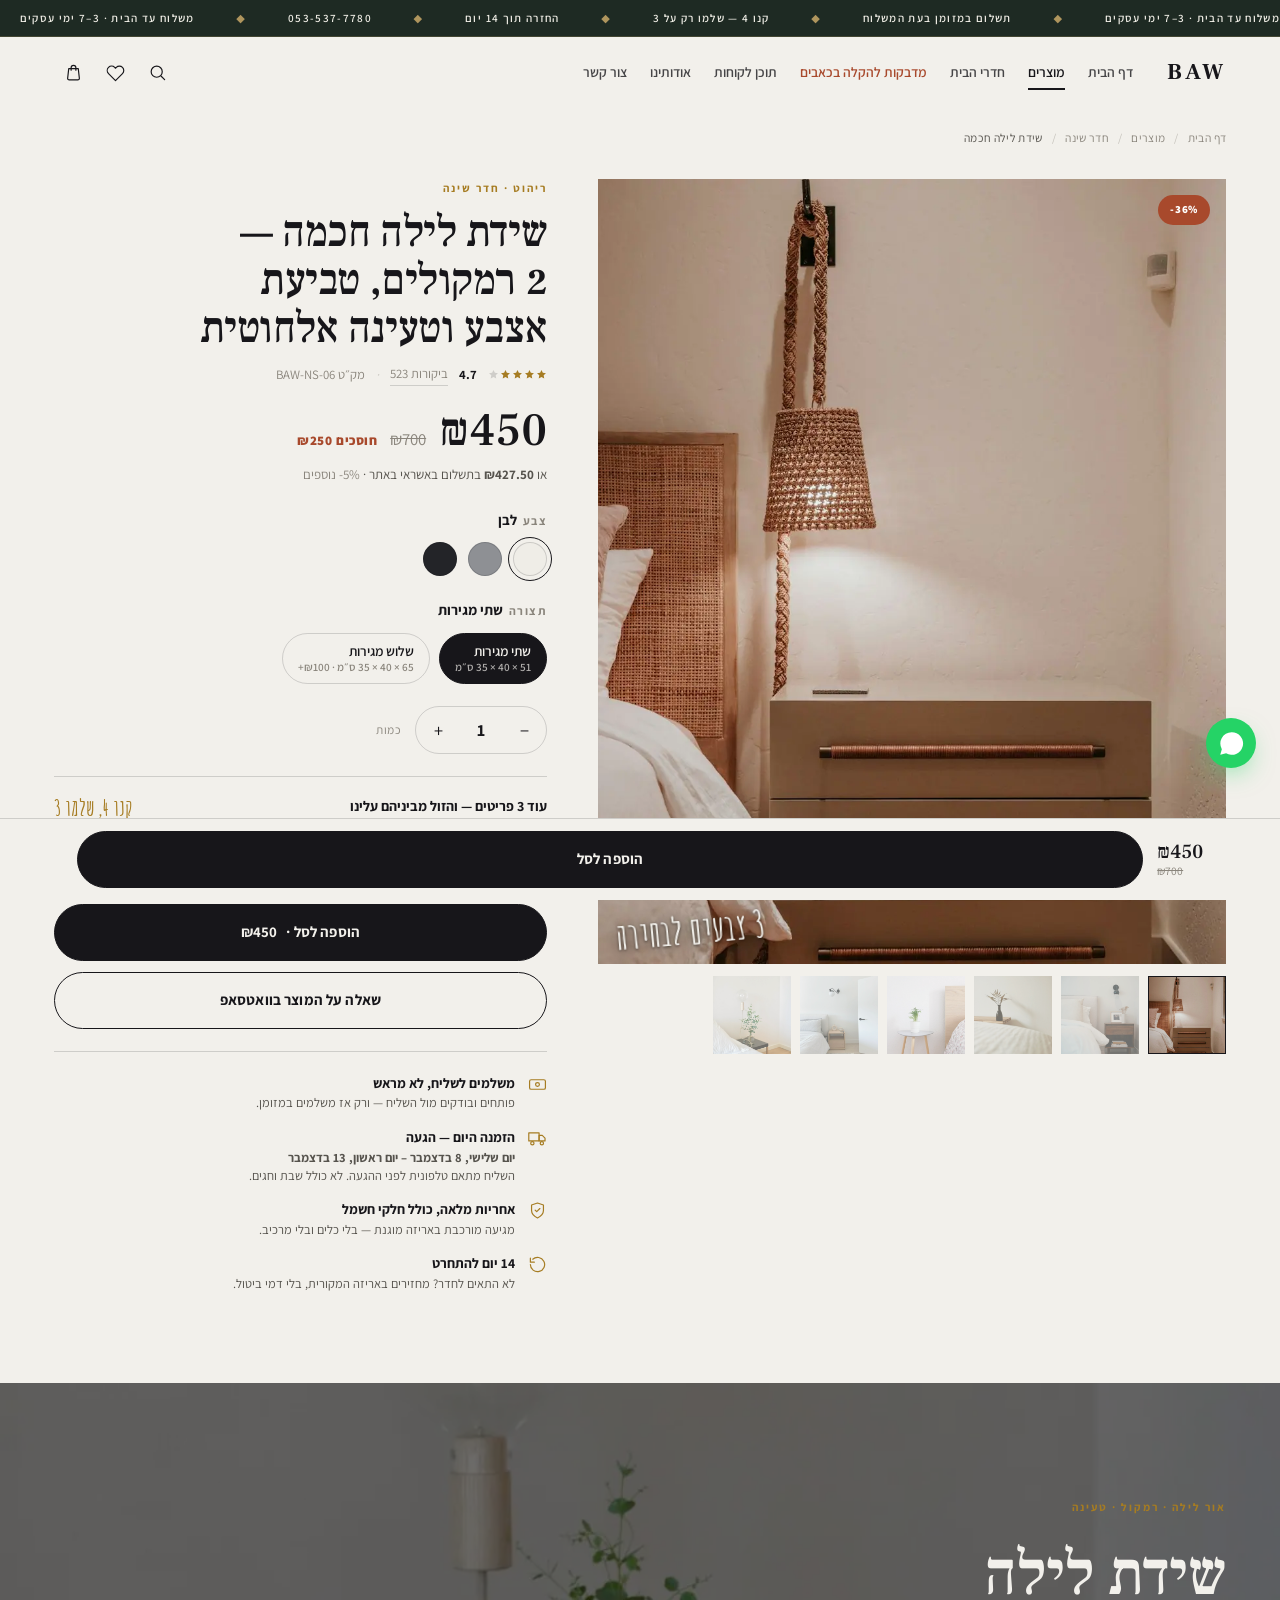
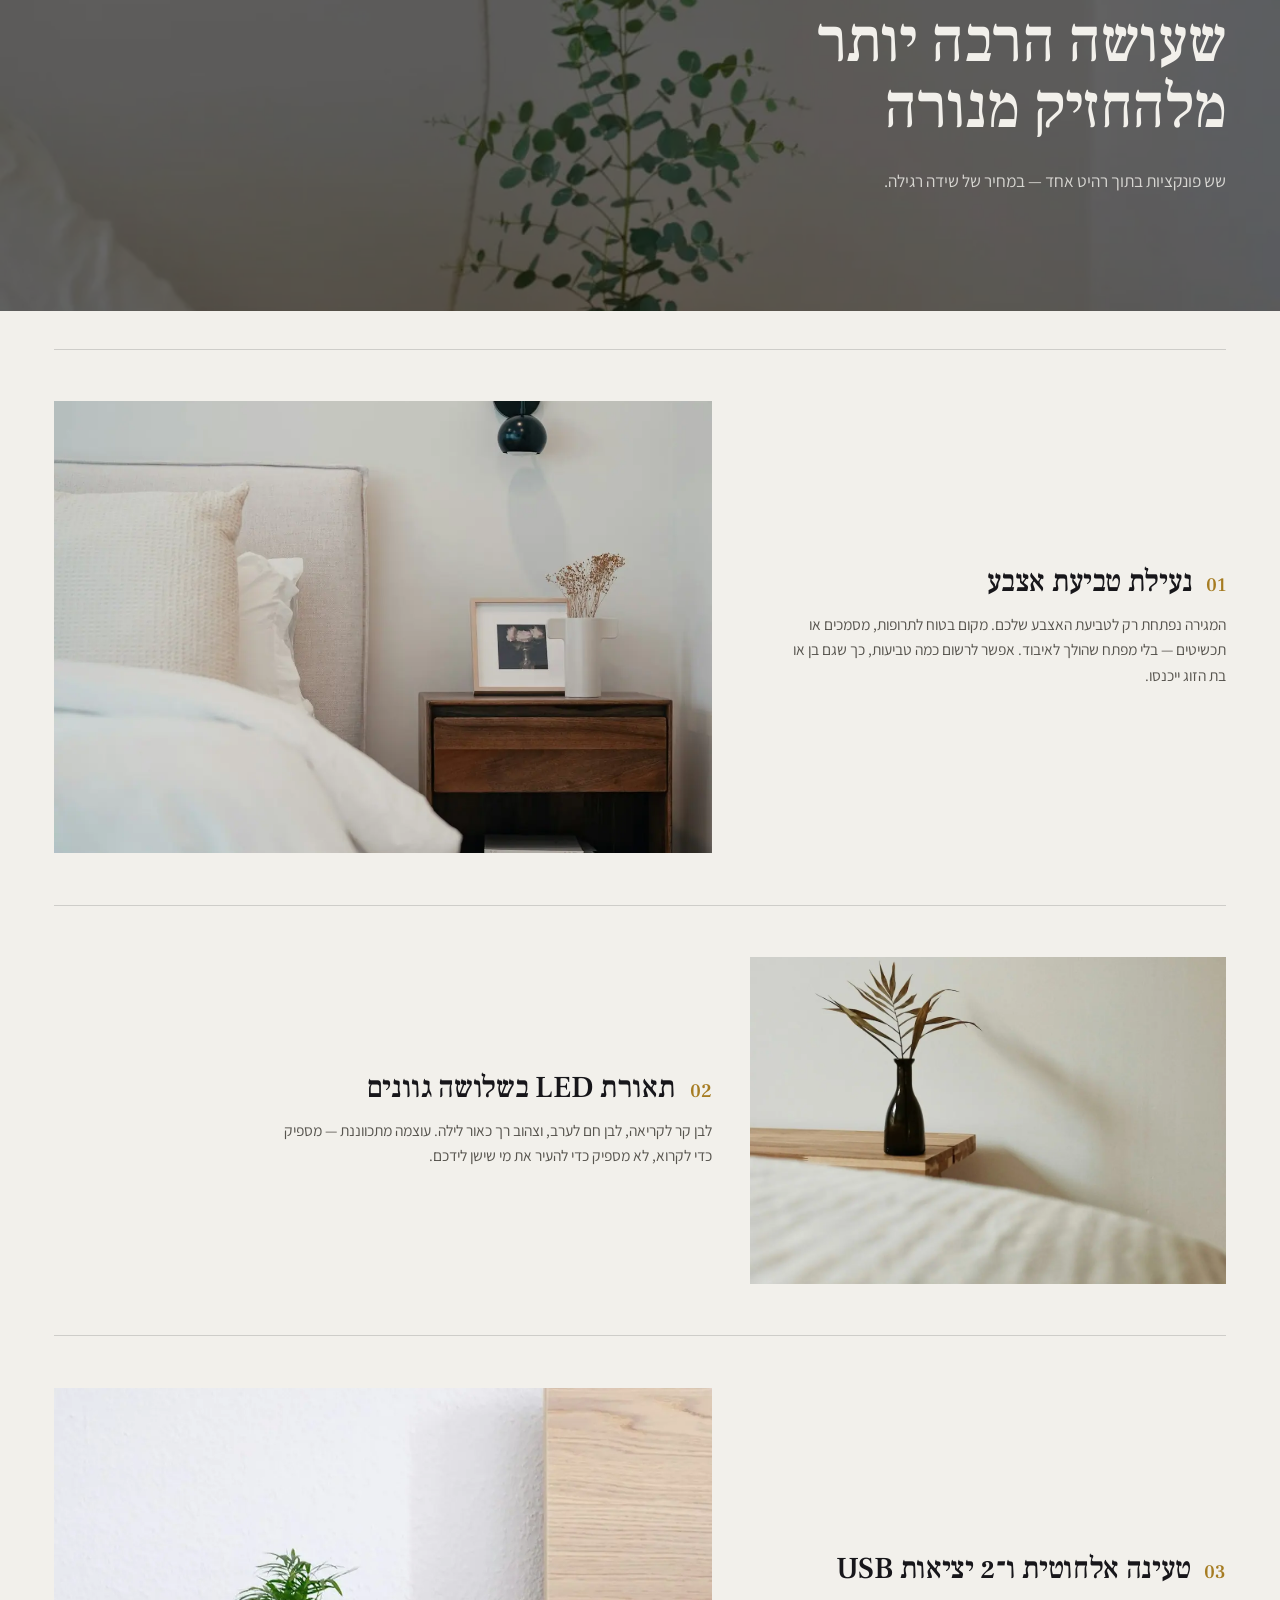
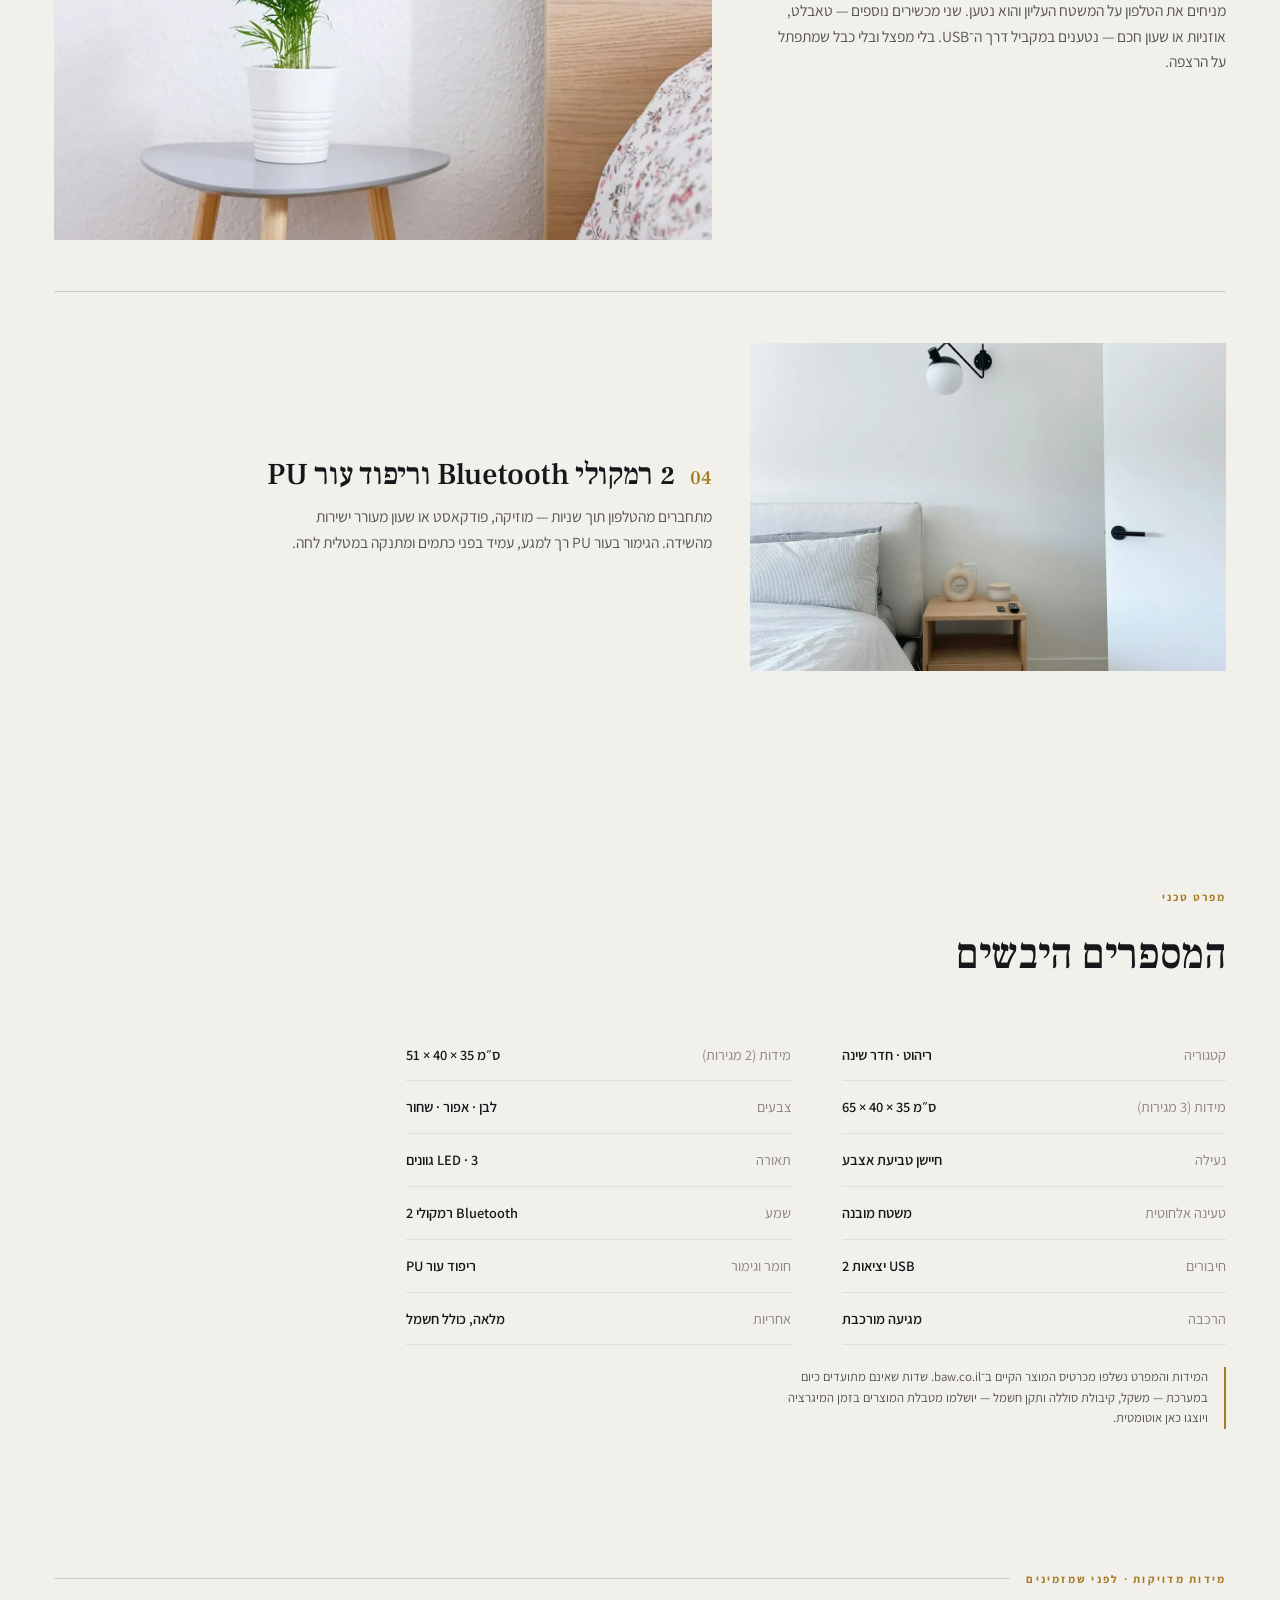
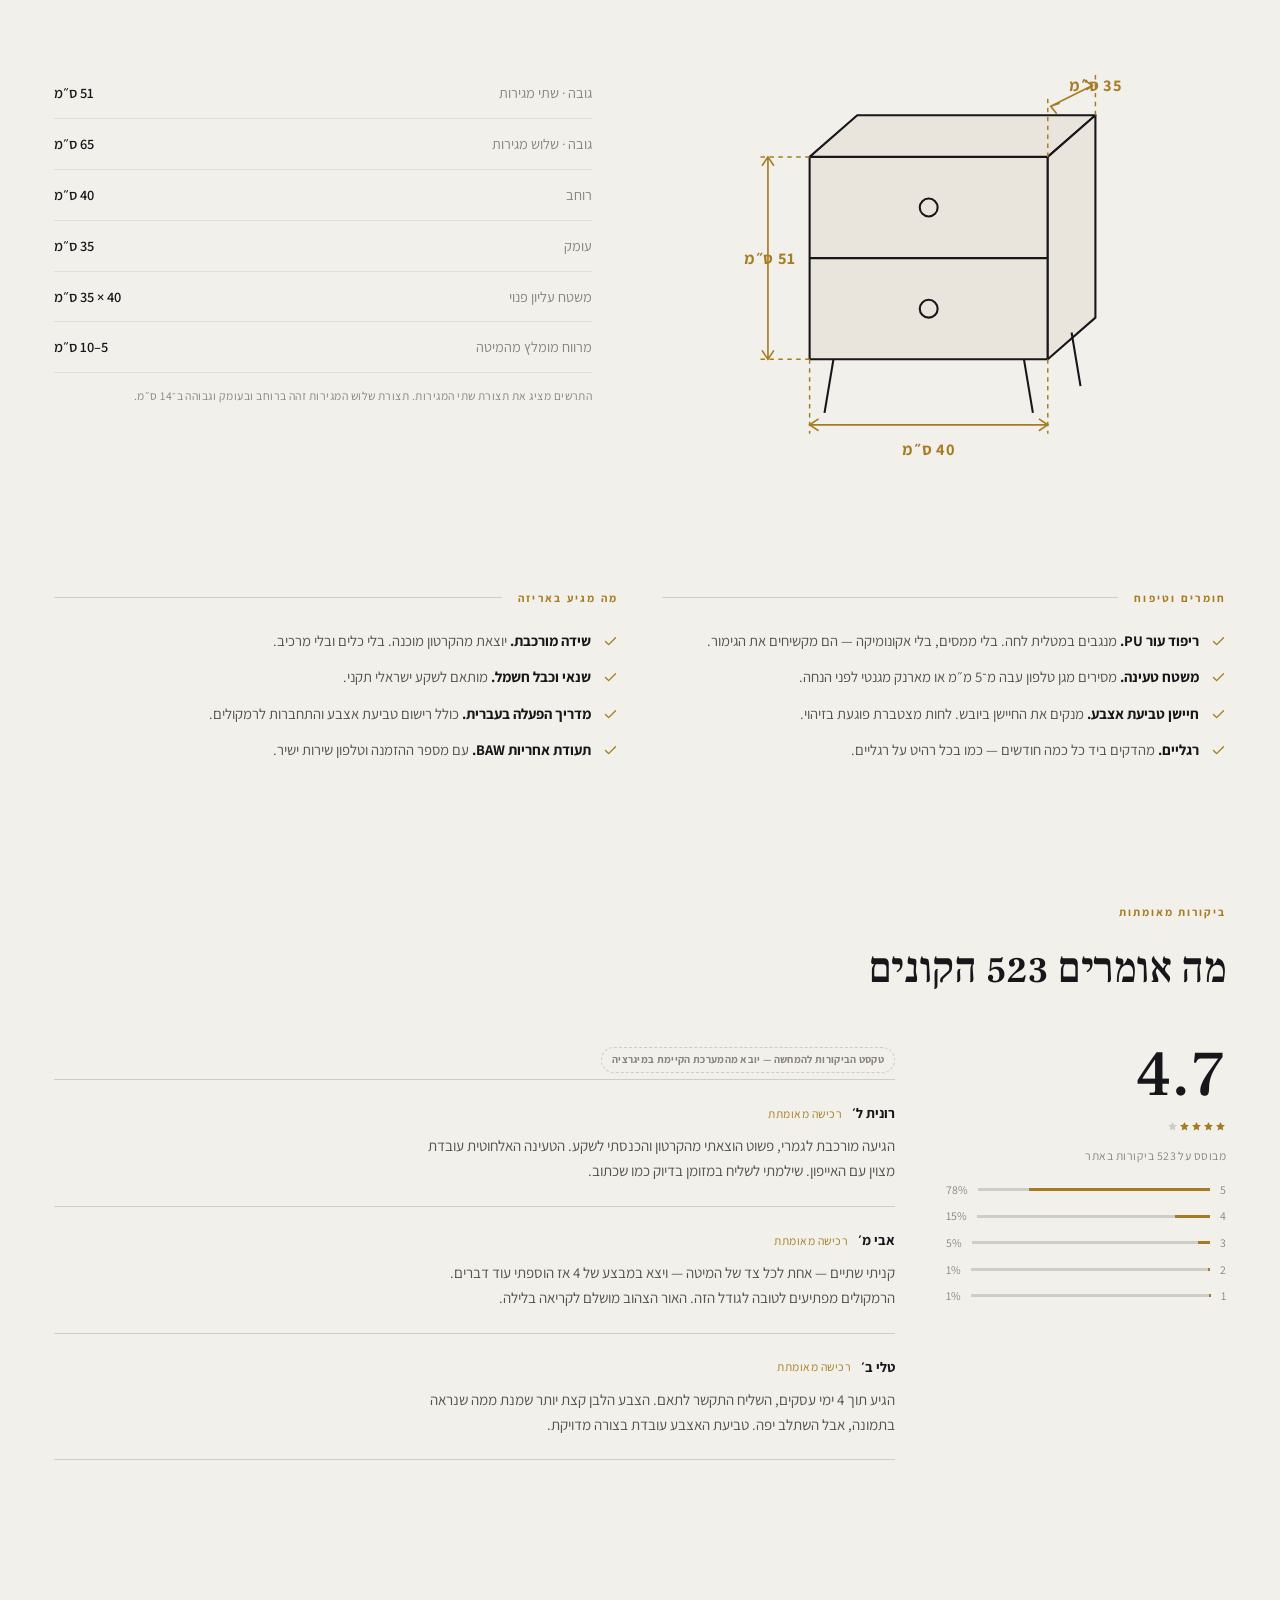
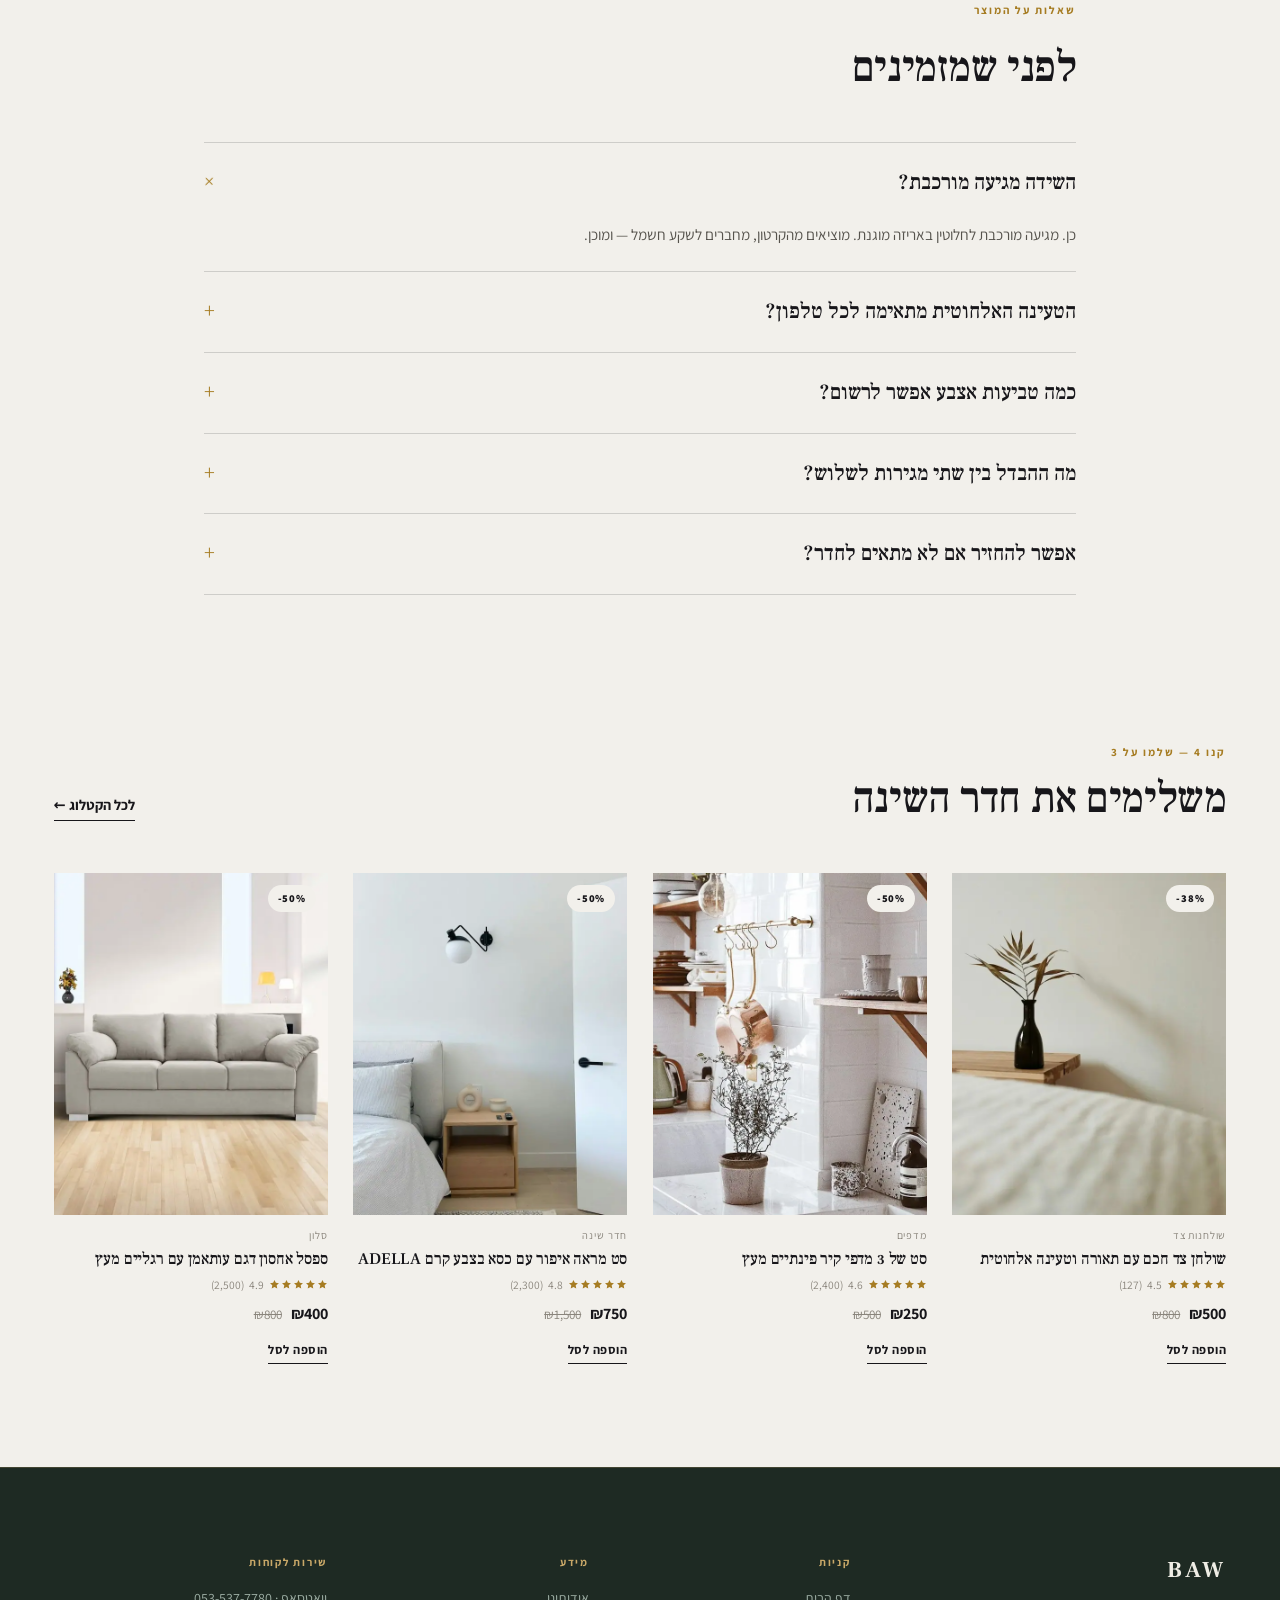
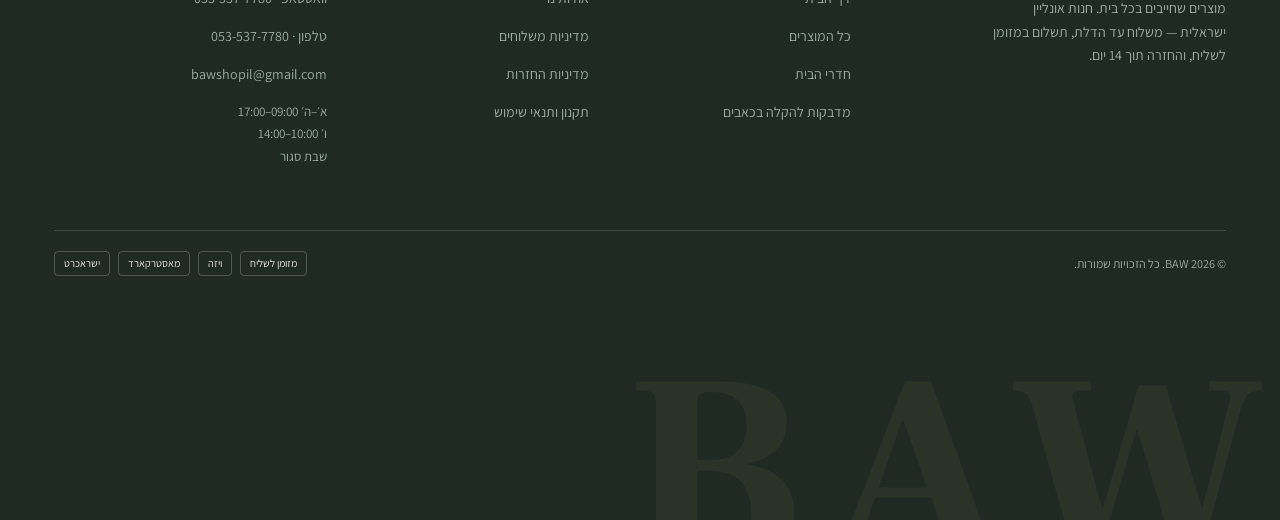
<file: product.html>
<!doctype html>
<html lang="he" dir="rtl">
<head>
<meta charset="utf-8">
<meta name="viewport" content="width=device-width,initial-scale=1,viewport-fit=cover">
<title>שידת לילה חכמה · BAW</title>
<meta name="description" content="שידת לילה חכמה עם 2 רמקולים, טעינה אלחוטית, נעילת טביעת אצבע ותאורת LED. ₪450 במקום ₪700. משלוח עד הבית, תשלום במזומן.">
<link rel="preconnect" href="https://fonts.gstatic.com" crossorigin>
<link rel="stylesheet" href="https://fonts.googleapis.com/css2?family=Frank+Ruhl+Libre:wght@400;500;700;900&family=Assistant:wght@300;400;600;700;800&family=Amatic+SC:wght@700&display=swap">
<link rel="stylesheet" href="baw.css">
<style>:root{color-scheme:light;padding-top:env(safe-area-inset-top,0px);padding-bottom:env(safe-area-inset-bottom,0px)}</style>
</head>
<body class="has-sbar">

<div class="ann" aria-hidden="true">
  <div class="ann__t">
    <div class="ann__g"><span>משלוח עד הבית · 3–7 ימי עסקים</span><i>◆</i><span>תשלום במזומן בעת המשלוח</span><i>◆</i><span>קנו 4 — שלמו רק על 3</span><i>◆</i><span>החזרה תוך 14 יום</span><i>◆</i><span>053-537-7780</span><i>◆</i></div>
    <div class="ann__g"><span>משלוח עד הבית · 3–7 ימי עסקים</span><i>◆</i><span>תשלום במזומן בעת המשלוח</span><i>◆</i><span>קנו 4 — שלמו רק על 3</span><i>◆</i><span>החזרה תוך 14 יום</span><i>◆</i><span>053-537-7780</span><i>◆</i></div>
  </div>
</div>

<header class="hdr">
  <div class="wrap hdr__in">
    <a class="brand" href="index.html">BAW</a>
    <nav class="nav" aria-label="ניווט ראשי">
      <a href="index.html">דף הבית</a>
      <a href="index.html#shop" class="is-on">מוצרים</a>
      <a href="index.html#rooms">חדרי הבית</a>
      <a href="index.html#deal" class="is-deal">מדבקות להקלה בכאבים</a>
      <a href="index.html#ugc">תוכן לקוחות</a>
      <a href="index.html#story">אודותינו</a>
      <a href="index.html#faq">צור קשר</a>
    </nav>
    <div class="hdr__acts">
      <button class="ib" aria-label="חיפוש"><svg viewBox="0 0 24 24"><circle cx="11" cy="11" r="7"/><path d="m21 21-4.3-4.3"/></svg></button>
      <button class="ib" aria-label="מועדפים"><svg viewBox="0 0 24 24"><path d="M20.8 5.6a5.5 5.5 0 0 0-7.8 0L12 6.6l-1-1a5.5 5.5 0 0 0-7.8 7.8l8.8 8.8 8.8-8.8a5.5 5.5 0 0 0 0-7.8z"/></svg></button>
      <button class="ib" data-cart-open aria-label="סל הקניות">
        <svg viewBox="0 0 24 24"><path d="M6 7h12l1.4 12.2a2 2 0 0 1-2 2.2H6.6a2 2 0 0 1-2-2.2z"/><path d="M9 9V6a3 3 0 0 1 6 0v3"/></svg>
        <span class="dot num" id="cartCount" hidden>0</span>
      </button>
      <button class="ib burger" data-nav-open aria-label="תפריט"><svg viewBox="0 0 24 24"><path d="M3 7h18M3 12h18M3 17h18"/></svg></button>
    </div>
  </div>
</header>

<div class="wrap">
  <nav class="crumb" aria-label="מיקום">
    <a href="index.html">דף הבית</a><i>/</i><a href="index.html#shop">מוצרים</a><i>/</i>
    <a href="index.html#rooms">חדר שינה</a><i>/</i><span style="color:var(--ink-2)">שידת לילה חכמה</span>
  </nav>
</div>

<main class="wrap">
  <div class="pdp">

    <!-- gallery -->
    <div class="gal">
      <div class="gal__m" id="galM">
        <span class="gal__flag">36%-</span>
        <span class="gal__hand hand hand--paper tilt-a">3 צבעים לבחירה</span>
        <img id="galI" src="img/pdp-1.webp" alt="שידת לילה חכמה" width="1200" height="1200" fetchpriority="high">
      </div>
      <div class="gal__t" id="galT" role="tablist" aria-label="תמונות המוצר"></div>
    </div>

    <!-- buy -->
    <div class="buy">
      <div style="display:flex;flex-direction:column;gap:11px">
        <span class="eyebrow">ריהוט · חדר שינה</span>
        <h1>שידת לילה חכמה — 2 רמקולים, טביעת אצבע וטעינה אלחוטית</h1>
        <div class="buy__meta">
          <span class="stars" aria-label="דירוג 4.7 מתוך 5">
            <svg viewBox="0 0 24 24"><path d="M12 2l2.9 6.3 6.8.8-5 4.7 1.3 6.8L12 17.3 5.9 20.6 7.2 13.8l-5-4.7 6.8-.8z"/></svg>
            <svg viewBox="0 0 24 24"><path d="M12 2l2.9 6.3 6.8.8-5 4.7 1.3 6.8L12 17.3 5.9 20.6 7.2 13.8l-5-4.7 6.8-.8z"/></svg>
            <svg viewBox="0 0 24 24"><path d="M12 2l2.9 6.3 6.8.8-5 4.7 1.3 6.8L12 17.3 5.9 20.6 7.2 13.8l-5-4.7 6.8-.8z"/></svg>
            <svg viewBox="0 0 24 24"><path d="M12 2l2.9 6.3 6.8.8-5 4.7 1.3 6.8L12 17.3 5.9 20.6 7.2 13.8l-5-4.7 6.8-.8z"/></svg>
            <svg class="off" viewBox="0 0 24 24"><path d="M12 2l2.9 6.3 6.8.8-5 4.7 1.3 6.8L12 17.3 5.9 20.6 7.2 13.8l-5-4.7 6.8-.8z"/></svg>
          </span>
          <span class="num" style="color:var(--ink);font-weight:700">4.7</span>
          <a href="#reviews" class="num">523 ביקורות</a><i style="opacity:.4">·</i>
          <span>מק״ט <span class="num">BAW-NS-06</span></span>
        </div>
      </div>

      <div class="buy__price">
        <b class="num" id="pNow">₪450</b>
        <s class="num" id="pWas">₪700</s>
        <em id="pSave">חוסכים ₪250</em>
      </div>
      <p class="buy__credit">או <b class="num" id="pCredit">₪427.50</b> בתשלום באשראי באתר · <span style="color:var(--ink-3)">5%- נוספים</span></p>

      <div class="opt">
        <div class="opt__l">צבע<em id="colorName">לבן</em></div>
        <div class="swatches" id="colors" role="radiogroup" aria-label="בחירת צבע">
          <button class="sw is-on" role="radio" aria-checked="true" data-color="לבן" aria-label="לבן"><i style="background:#EFEDE7"></i></button>
          <button class="sw" role="radio" aria-checked="false" data-color="אפור" aria-label="אפור"><i style="background:#8E9094"></i></button>
          <button class="sw" role="radio" aria-checked="false" data-color="שחור" aria-label="שחור"><i style="background:#232428"></i></button>
        </div>
      </div>

      <div class="opt">
        <div class="opt__l">תצורה<em id="drawerName">שתי מגירות</em></div>
        <div class="pills" id="drawers" role="radiogroup" aria-label="בחירת תצורה">
          <button class="pill is-on" role="radio" aria-checked="true" data-add-price="0" data-dim="51 × 40 × 35 ס״מ">שתי מגירות<small>51 × 40 × 35 ס״מ</small></button>
          <button class="pill" role="radio" aria-checked="false" data-add-price="100" data-dim="65 × 40 × 35 ס״מ">שלוש מגירות<small>65 × 40 × 35 ס״מ · ₪100+</small></button>
        </div>
      </div>

      <div class="qrow">
        <div class="stepper">
          <button id="qMinus" aria-label="הפחתת כמות">−</button>
          <b class="num" id="qVal">1</b>
          <button id="qPlus" aria-label="הוספת כמות">+</button>
        </div>
        <span class="micro">כמות</span>
      </div>

      <div class="bundle">
        <div class="bundle__t"><span id="bundleT">עוד 3 פריטים — והזול מביניהם עלינו</span><span id="bundleH">קנו 4, שלמו 3</span></div>
        <div class="track"><i id="bundleM" style="width:25%"></i></div>
        <small>קנו 4 — שלמו רק על 3 · קנו 8 — שלמו רק על 6. ההנחה מחושבת אוטומטית בסל, גם בין מוצרים שונים.</small>
      </div>

      <div class="buy__acts">
        <button class="btn btn--block" id="atc">הוספה לסל · <span class="num" id="atcP">₪450</span></button>
        <a class="btn btn--out btn--block" href="https://wa.me/972535377780" target="_blank" rel="noopener">שאלה על המוצר בוואטסאפ</a>
      </div>

      <div class="assure">
        <div class="as"><svg viewBox="0 0 24 24"><rect x="2" y="6" width="20" height="12" rx="2"/><circle cx="12" cy="12" r="2.4"/></svg>
          <div><b>משלמים לשליח, לא מראש</b><span>פותחים ובודקים מול השליח — ורק אז משלמים במזומן.</span></div></div>
        <div class="as"><svg viewBox="0 0 24 24"><path d="M1 5h13v10H1z"/><path d="M14 8h4l3.5 3.5V15H14z"/><circle cx="5.5" cy="18" r="2.1"/><circle cx="17.5" cy="18" r="2.1"/></svg>
          <div><b>הזמנה היום — הגעה <span data-eta>3–7 ימי עסקים</span></b><span>השליח מתאם טלפונית לפני ההגעה. לא כולל שבת וחגים.</span></div></div>
        <div class="as"><svg viewBox="0 0 24 24"><path d="M12 21.5s7.5-3.8 7.5-9.5V5L12 2.5 4.5 5v7c0 5.7 7.5 9.5 7.5 9.5z"/><path d="m9 11.5 2 2 4-4"/></svg>
          <div><b>אחריות מלאה, כולל חלקי חשמל</b><span>מגיעה מורכבת באריזה מוגנת — בלי כלים ובלי מרכיב.</span></div></div>
        <div class="as"><svg viewBox="0 0 24 24"><path d="M3 12a9 9 0 1 0 3-6.7"/><path d="M3 4v5h5"/></svg>
          <div><b>14 יום להתחרט</b><span>לא התאים לחדר? מחזירים באריזה המקורית, בלי דמי ביטול.</span></div></div>
      </div>
    </div>
  </div>
</main>

<!-- full-bleed lifestyle band -->
<section class="band">
  <div class="band__bg"><img loading="lazy" src="img/pdp-6.webp" alt="" width="1200" height="1200"></div>
  <div class="wrap band__in" style="align-items:flex-start">
    <span class="eyebrow">אור לילה · רמקול · טעינה</span>
    <h2 class="h-lg">שידת לילה שעושה הרבה יותר<br>מלהחזיק מנורה</h2>
    <p class="lede" style="color:rgba(242,240,235,.82)">שש פונקציות בתוך רהיט אחד — במחיר של שידה רגילה.</p>
  </div>
</section>

<!-- feature rows -->
<section class="sec wrap" style="padding-top:clamp(20px,3vw,44px)">
  <div class="frow rev">
    <div><div class="frow__n"><span>01</span><h3>נעילת טביעת אצבע</h3></div>
      <p>המגירה נפתחת רק לטביעת האצבע שלכם. מקום בטוח לתרופות, מסמכים או תכשיטים — בלי מפתח שהולך לאיבוד. אפשר לרשום כמה טביעות, כך שגם בן או בת הזוג ייכנסו.</p></div>
    <img loading="lazy" src="img/pdp-2.webp" alt="">
  </div>
  <div class="frow frow--flip rev">
    <div><div class="frow__n"><span>02</span><h3>תאורת LED בשלושה גוונים</h3></div>
      <p>לבן קר לקריאה, לבן חם לערב, וצהוב רך כאור לילה. עוצמה מתכווננת — מספיק כדי לקרוא, לא מספיק כדי להעיר את מי שישן לידכם.</p></div>
    <img loading="lazy" src="img/pdp-3.webp" alt="">
  </div>
  <div class="frow rev">
    <div><div class="frow__n"><span>03</span><h3>טעינה אלחוטית ו־2 יציאות USB</h3></div>
      <p>מניחים את הטלפון על המשטח העליון והוא נטען. שני מכשירים נוספים — טאבלט, אוזניות או שעון חכם — נטענים במקביל דרך ה־USB. בלי מפצל ובלי כבל שמתפתל על הרצפה.</p></div>
    <img loading="lazy" src="img/pdp-4.webp" alt="">
  </div>
  <div class="frow frow--flip rev">
    <div><div class="frow__n"><span>04</span><h3>2 רמקולי Bluetooth וריפוד עור PU</h3></div>
      <p>מתחברים מהטלפון תוך שניות — מוזיקה, פודקאסט או שעון מעורר ישירות מהשידה. הגימור בעור PU רך למגע, עמיד בפני כתמים ומתנקה במטלית לחה.</p></div>
    <img loading="lazy" src="img/pdp-5.webp" alt="">
  </div>
</section>

<!-- specs -->
<section class="sec--sm wrap" style="padding-bottom:clamp(44px,6vw,80px)">
  <div class="shead rev"><span class="eyebrow">מפרט טכני</span><h2 class="h-md" style="margin-top:12px">המספרים היבשים</h2></div>
  <dl class="specs rev" data-d="50">
    <div><dt>קטגוריה</dt><dd>ריהוט · חדר שינה</dd></div>
    <div><dt>מידות (2 מגירות)</dt><dd class="num">51 × 40 × 35 ס״מ</dd></div>
    <div><dt>מידות (3 מגירות)</dt><dd class="num">65 × 40 × 35 ס״מ</dd></div>
    <div><dt>צבעים</dt><dd>לבן · אפור · שחור</dd></div>
    <div><dt>נעילה</dt><dd>חיישן טביעת אצבע</dd></div>
    <div><dt>תאורה</dt><dd>LED · 3 גוונים</dd></div>
    <div><dt>טעינה אלחוטית</dt><dd>משטח מובנה</dd></div>
    <div><dt>שמע</dt><dd class="num">2 רמקולי Bluetooth</dd></div>
    <div><dt>חיבורים</dt><dd class="num">2 יציאות USB</dd></div>
    <div><dt>חומר וגימור</dt><dd>ריפוד עור PU</dd></div>
    <div><dt>הרכבה</dt><dd>מגיעה מורכבת</dd></div>
    <div><dt>אחריות</dt><dd>מלאה, כולל חשמל</dd></div>
  </dl>
  <p class="specnote">המידות והמפרט נשלפו מכרטיס המוצר הקיים ב־baw.co.il. שדות שאינם מתועדים כיום במערכת — משקל, קיבולת סוללה ותקן חשמל — יושלמו מטבלת המוצרים בזמן המיגרציה ויוצגו כאן אוטומטית.</p>
</section>

<!-- dimensions -->
<section class="sec--sm wrap" style="padding-bottom:clamp(40px,5vw,70px)">
  <div class="hrule rev" style="margin-bottom:26px"><span>מידות מדויקות · לפני שמזמינים</span></div>
  <div class="dims rev" data-d="50">
    <svg class="dims__svg" viewBox="0 0 400 300" role="img" aria-label="תרשים מידות: גובה 51 ס״מ, רוחב 40 ס״מ, עומק 35 ס״מ">
      <!-- body -->
      <path class="f b" d="M120 96 L280 96 L280 232 L120 232 Z"/>
      <path class="f b" d="M120 96 L152 68 L312 68 L280 96 Z"/>
      <path class="f b" d="M280 96 L312 68 L312 204 L280 232 Z"/>
      <!-- drawer split + handles -->
      <path class="b" d="M120 164 L280 164"/>
      <circle class="b" cx="200" cy="130" r="6"/>
      <circle class="b" cx="200" cy="198" r="6"/>
      <!-- legs -->
      <path class="b" d="M136 232 L130 268M264 232 L270 268M296 214 L302 250"/>
      <!-- height -->
      <path class="m" d="M120 96 L86 96M120 232 L86 232"/>
      <path class="a" d="M92 96 L92 232M88 102 L92 96 L96 102M88 226 L92 232 L96 226"/>
      <text x="76" y="168" text-anchor="end">51 ס״מ</text>
      <!-- width -->
      <path class="m" d="M120 232 L120 282M280 232 L280 282"/>
      <path class="a" d="M120 276 L280 276M126 272 L120 276 L126 280M274 272 L280 276 L274 280"/>
      <text x="200" y="296" text-anchor="middle">40 ס״מ</text>
      <!-- depth -->
      <path class="m" d="M280 96 L280 56M312 68 L312 40"/>
      <path class="a" d="M282 62 L310 48M288 60 L282 62 L286 67M304 44 L310 48 L306 51"/>
      <text x="330" y="52">35 ס״מ</text>
    </svg>
    <dl class="dims__list">
      <div><dt>גובה · שתי מגירות</dt><dd>51 ס״מ</dd></div>
      <div><dt>גובה · שלוש מגירות</dt><dd>65 ס״מ</dd></div>
      <div><dt>רוחב</dt><dd>40 ס״מ</dd></div>
      <div><dt>עומק</dt><dd>35 ס״מ</dd></div>
      <div><dt>משטח עליון פנוי</dt><dd>40 × 35 ס״מ</dd></div>
      <div><dt>מרווח מומלץ מהמיטה</dt><dd>5–10 ס״מ</dd></div>
      <p class="micro" style="margin-top:14px;line-height:1.6">התרשים מציג את תצורת שתי המגירות. תצורת שלוש המגירות זהה ברוחב ובעומק וגבוהה ב־14 ס״מ.</p>
    </dl>
  </div>
</section>

<!-- materials, care, in the box -->
<section class="sec--sm wrap" style="padding-bottom:clamp(44px,6vw,80px)">
  <div class="cols2 rev">
    <div>
      <div class="hrule" style="margin-bottom:22px"><span>חומרים וטיפוח</span></div>
      <ul class="tick">
        <li><svg viewBox="0 0 24 24"><path d="m20 6-11 11-5-5"/></svg><span><b>ריפוד עור PU.</b> מנגבים במטלית לחה. בלי ממסים, בלי אקונומיקה — הם מקשיחים את הגימור.</span></li>
        <li><svg viewBox="0 0 24 24"><path d="m20 6-11 11-5-5"/></svg><span><b>משטח טעינה.</b> מסירים מגן טלפון עבה מ־5 מ״מ או מארנק מגנטי לפני הנחה.</span></li>
        <li><svg viewBox="0 0 24 24"><path d="m20 6-11 11-5-5"/></svg><span><b>חיישן טביעת אצבע.</b> מנקים את החיישן ביובש. לחות מצטברת פוגעת בזיהוי.</span></li>
        <li><svg viewBox="0 0 24 24"><path d="m20 6-11 11-5-5"/></svg><span><b>רגליים.</b> מהדקים ביד כל כמה חודשים — כמו בכל רהיט על רגליים.</span></li>
      </ul>
    </div>
    <div>
      <div class="hrule" style="margin-bottom:22px"><span>מה מגיע באריזה</span></div>
      <ul class="tick">
        <li><svg viewBox="0 0 24 24"><path d="m20 6-11 11-5-5"/></svg><span><b>שידה מורכבת.</b> יוצאת מהקרטון מוכנה. בלי כלים ובלי מרכיב.</span></li>
        <li><svg viewBox="0 0 24 24"><path d="m20 6-11 11-5-5"/></svg><span><b>שנאי וכבל חשמל.</b> מותאם לשקע ישראלי תקני.</span></li>
        <li><svg viewBox="0 0 24 24"><path d="m20 6-11 11-5-5"/></svg><span><b>מדריך הפעלה בעברית.</b> כולל רישום טביעת אצבע והתחברות לרמקולים.</span></li>
        <li><svg viewBox="0 0 24 24"><path d="m20 6-11 11-5-5"/></svg><span><b>תעודת אחריות BAW.</b> עם מספר ההזמנה וטלפון שירות ישיר.</span></li>
      </ul>
    </div>
  </div>
</section>

<!-- reviews -->
<section class="sec--sm wrap" id="reviews" style="padding-bottom:clamp(44px,6vw,80px)">
  <div class="shead rev"><span class="eyebrow">ביקורות מאומתות</span><h2 class="h-md" style="margin-top:12px">מה אומרים 523 הקונים</h2></div>
  <div class="rv rev" data-d="50">
    <div class="rv__s">
      <span class="rv__big num">4.7</span>
      <span class="stars" aria-hidden="true">
        <svg viewBox="0 0 24 24"><path d="M12 2l2.9 6.3 6.8.8-5 4.7 1.3 6.8L12 17.3 5.9 20.6 7.2 13.8l-5-4.7 6.8-.8z"/></svg>
        <svg viewBox="0 0 24 24"><path d="M12 2l2.9 6.3 6.8.8-5 4.7 1.3 6.8L12 17.3 5.9 20.6 7.2 13.8l-5-4.7 6.8-.8z"/></svg>
        <svg viewBox="0 0 24 24"><path d="M12 2l2.9 6.3 6.8.8-5 4.7 1.3 6.8L12 17.3 5.9 20.6 7.2 13.8l-5-4.7 6.8-.8z"/></svg>
        <svg viewBox="0 0 24 24"><path d="M12 2l2.9 6.3 6.8.8-5 4.7 1.3 6.8L12 17.3 5.9 20.6 7.2 13.8l-5-4.7 6.8-.8z"/></svg>
        <svg class="off" viewBox="0 0 24 24"><path d="M12 2l2.9 6.3 6.8.8-5 4.7 1.3 6.8L12 17.3 5.9 20.6 7.2 13.8l-5-4.7 6.8-.8z"/></svg>
      </span>
      <span class="micro num">מבוסס על 523 ביקורות באתר</span>
      <div class="rv__bars">
        <div class="rv__bar"><span class="num">5</span><i><b style="width:78%"></b></i><span class="num">78%</span></div>
        <div class="rv__bar"><span class="num">4</span><i><b style="width:15%"></b></i><span class="num">15%</span></div>
        <div class="rv__bar"><span class="num">3</span><i><b style="width:5%"></b></i><span class="num">5%</span></div>
        <div class="rv__bar"><span class="num">2</span><i><b style="width:1%"></b></i><span class="num">1%</span></div>
        <div class="rv__bar"><span class="num">1</span><i><b style="width:1%"></b></i><span class="num">1%</span></div>
      </div>
    </div>
    <div>
      <p style="margin-bottom:6px"><span class="ph">טקסט הביקורות להמחשה — יובא מהמערכת הקיימת במיגרציה</span></p>
      <div class="rv__list">
        <article class="rvc"><div class="rvc__h"><b>רונית ל׳</b><span class="micro">רכישה מאומתת</span></div>
          <p>הגיעה מורכבת לגמרי, פשוט הוצאתי מהקרטון והכנסתי לשקע. הטעינה האלחוטית עובדת מצוין עם האייפון. שילמתי לשליח במזומן בדיוק כמו שכתוב.</p></article>
        <article class="rvc"><div class="rvc__h"><b>אבי מ׳</b><span class="micro">רכישה מאומתת</span></div>
          <p>קניתי שתיים — אחת לכל צד של המיטה — ויצא במבצע של 4 אז הוספתי עוד דברים. הרמקולים מפתיעים לטובה לגודל הזה. האור הצהוב מושלם לקריאה בלילה.</p></article>
        <article class="rvc"><div class="rvc__h"><b>טלי ב׳</b><span class="micro">רכישה מאומתת</span></div>
          <p>הגיע תוך 4 ימי עסקים, השליח התקשר לתאם. הצבע הלבן קצת יותר שמנת ממה שנראה בתמונה, אבל השתלב יפה. טביעת האצבע עובדת בצורה מדויקת.</p></article>
      </div>
    </div>
  </div>
</section>

<!-- FAQ -->
<section class="sec--sm wrap wrap--narrow" style="padding-bottom:clamp(44px,6vw,80px)">
  <div class="shead rev"><span class="eyebrow">שאלות על המוצר</span><h2 class="h-md" style="margin-top:12px">לפני שמזמינים</h2></div>
  <div class="faq rev" data-d="50">
    <details open><summary>השידה מגיעה מורכבת?<span></span></summary><p>כן. מגיעה מורכבת לחלוטין באריזה מוגנת. מוציאים מהקרטון, מחברים לשקע חשמל — ומוכן.</p></details>
    <details><summary>הטעינה האלחוטית מתאימה לכל טלפון?<span></span></summary><p>מתאימה לכל מכשיר שתומך בתקן Qi — כולל iPhone 8 ומעלה ורוב מכשירי האנדרואיד. בנוסף יש שתי יציאות USB לטעינה בכבל.</p></details>
    <details><summary>כמה טביעות אצבע אפשר לרשום?<span></span></summary><p>אפשר לרשום כמה טביעות במקביל, כך שגם בן או בת הזוג יוכלו לפתוח את המגירה. הרישום מוסבר במדריך העברי שמגיע באריזה.</p></details>
    <details><summary>מה ההבדל בין שתי מגירות לשלוש?<span></span></summary><p>תצורת שלוש המגירות גבוהה יותר — 65 ס״מ במקום 51 — ומוסיפה מגירה תחתונה, בתוספת ₪100. שאר התכונות זהות בשתי התצורות.</p></details>
    <details><summary>אפשר להחזיר אם לא מתאים לחדר?<span></span></summary><p>כן. 14 יום מרגע הקבלה, באריזה המקורית ובמצב תקין. פונים בוואטסאפ ל־053-537-7780 ואנחנו מסדרים את האיסוף.</p></details>
  </div>
</section>

<!-- related -->
<section class="sec--sm wrap" style="padding-bottom:clamp(60px,8vw,110px)">
  <div class="shead rev">
    <div class="shead__row">
      <div><span class="eyebrow">קנו 4 — שלמו על 3</span><h2 class="h-md" style="margin-top:12px">משלימים את חדר השינה</h2></div>
      <a class="tlink" href="index.html#shop">לכל הקטלוג ←</a>
    </div>
  </div>
  <div class="pgrid" id="related"></div>
</section>

<footer class="ft grain">
  <div class="wrap">
    <div class="ft__grid">
      <div class="ft__about">
        <span class="brand" style="color:var(--on-forest)">BAW</span>
        <p>מוצרים שחייבים בכל בית. חנות אונליין ישראלית — משלוח עד הדלת, תשלום במזומן לשליח, והחזרה תוך 14 יום.</p>
      </div>
      <div><h4>קניות</h4><ul>
        <li><a href="index.html">דף הבית</a></li><li><a href="index.html#shop">כל המוצרים</a></li>
        <li><a href="index.html#rooms">חדרי הבית</a></li><li><a href="index.html#deal">מדבקות להקלה בכאבים</a></li></ul></div>
      <div><h4>מידע</h4><ul>
        <li><a href="index.html#story">אודותינו</a></li><li><a href="index.html#faq">מדיניות משלוחים</a></li>
        <li><a href="index.html#faq">מדיניות החזרות</a></li><li><a href="index.html#faq">תקנון ותנאי שימוש</a></li></ul></div>
      <div class="ft__svc"><h4>שירות לקוחות</h4><ul>
        <li><a href="https://wa.me/972535377780" target="_blank" rel="noopener">וואטסאפ · 053-537-7780</a></li>
        <li><a href="tel:0535377780">טלפון · 053-537-7780</a></li>
        <li><a href="mailto:bawshopil@gmail.com">bawshopil@gmail.com</a></li></ul>
        <p class="hours" style="font-size:.82rem;color:var(--on-forest-2);margin-top:14px;line-height:1.7">א׳–ה׳ 09:00–17:00<br>ו׳ 10:00–14:00<br>שבת סגור</p></div>
    </div>
    <div class="ft__bot">
      <span>© 2026 BAW. כל הזכויות שמורות.</span>
      <div class="pay"><span>מזומן לשליח</span><span>ויזה</span><span>מאסטרקארד</span><span>ישראכרט</span></div>
    </div>
  </div>
  <span class="ft__mark" aria-hidden="true">BAW</span>
</footer>

<div class="sbar" id="sbar">
  <div class="sbar__p"><b class="num" id="sNow">₪450</b><s class="num">₪700</s></div>
  <button class="btn" id="atc2">הוספה לסל</button>
</div>

<nav class="mbar" aria-label="ניווט מהיר">
  <a href="index.html"><svg viewBox="0 0 24 24"><path d="M3 10.5 12 3l9 7.5V21H3z"/></svg>בית</a>
  <a href="index.html#shop" class="is-on"><svg viewBox="0 0 24 24"><rect x="3" y="3" width="7" height="7"/><rect x="14" y="3" width="7" height="7"/><rect x="3" y="14" width="7" height="7"/><rect x="14" y="14" width="7" height="7"/></svg>מוצרים</a>
  <a href="index.html#deal"><svg viewBox="0 0 24 24"><path d="M13 2 4 14h7l-1 8 9-12h-7z"/></svg>מבצעים</a>
  <a href="#" data-cart-open><svg viewBox="0 0 24 24"><path d="M6 7h12l1.4 12.2a2 2 0 0 1-2 2.2H6.6a2 2 0 0 1-2-2.2z"/><path d="M9 9V6a3 3 0 0 1 6 0v3"/></svg>סל</a>
  <a href="https://wa.me/972535377780" target="_blank" rel="noopener"><svg viewBox="0 0 24 24"><path d="M21 11.5a8.4 8.4 0 0 1-9 8.4 8.6 8.6 0 0 1-4-.9L3 21l2-4a8.4 8.4 0 0 1-1-4 8.5 8.5 0 0 1 17 0z"/></svg>שירות</a>
</nav>

<a class="wa" href="https://wa.me/972535377780" target="_blank" rel="noopener" aria-label="וואטסאפ" style="bottom:calc(132px + env(safe-area-inset-bottom,0px))">
  <svg viewBox="0 0 24 24"><path d="M17.5 14.4c-.3-.2-1.7-.9-2-1-.3-.1-.5-.1-.7.2l-.9 1.1c-.2.2-.3.2-.6.1a8 8 0 0 1-4-3.5c-.2-.4 0-.5.1-.7l.6-.7c.1-.2.1-.4 0-.6l-.9-2.1c-.2-.5-.5-.5-.7-.5h-.6c-.2 0-.6.1-.9.4-.3.4-1.2 1.2-1.2 2.8s1.2 3.3 1.4 3.5c.2.2 2.4 3.8 5.9 5.1 2.9 1.1 3.5.9 4.2.9.6-.1 2-.8 2.3-1.6.3-.8.3-1.5.2-1.6l-.7-.4zM12 2a10 10 0 0 0-8.6 15L2 22l5.2-1.4A10 10 0 1 0 12 2z"/></svg>
</a>

<div class="ov cart" id="cart" role="dialog" aria-modal="true" aria-label="סל הקניות">
  <div class="ov__bg" data-close></div>
  <div class="ov__p">
    <div class="ov__h"><b>סל הקניות</b><button class="ib" data-close aria-label="סגירה"><svg viewBox="0 0 24 24"><path d="M18 6 6 18M6 6l12 12"/></svg></button></div>
    <div class="citems" id="cartItems"></div>
    <div class="cfoot">
      <div class="cnote" id="cartNote" hidden></div>
      <div class="cfoot__r"><span>סה״כ לתשלום</span><b class="num" id="cartTotal">₪0</b></div>
      <a class="btn btn--block" href="#">למעבר לתשלום</a>
      <p class="micro" style="text-align:center">משלמים לשליח במזומן · או באשראי באתר</p>
    </div>
  </div>
</div>

<div class="ov mnav" id="mnav" role="dialog" aria-modal="true" aria-label="תפריט">
  <div class="ov__bg" data-close></div>
  <div class="ov__p">
    <div style="display:flex;justify-content:space-between;align-items:center;margin-bottom:12px">
      <span class="brand">BAW</span>
      <button class="ib" data-close aria-label="סגירה"><svg viewBox="0 0 24 24"><path d="M18 6 6 18M6 6l12 12"/></svg></button>
    </div>
    <a href="index.html" data-close>דף הבית</a>
    <a href="index.html#shop" data-close>מוצרים</a>
    <a href="index.html#rooms" data-close>חדרי הבית</a>
    <a href="index.html#deal" data-close>מדבקות להקלה בכאבים</a>
    <a href="index.html#ugc" data-close>תוכן לקוחות</a>
    <a href="index.html#story" data-close>אודותינו</a>
    <a href="index.html#faq" data-close>צור קשר</a>
  </div>
</div>

<div class="toast" id="toast" role="status" aria-live="polite"></div>

<script src="baw.js"></script>
<script>
(function(){
  var IMGS=['img/pdp-1.webp','img/pdp-2.webp','img/pdp-3.webp','img/pdp-4.webp','img/pdp-5.webp','img/pdp-6.webp'];
  var m=window.bawMoney, ILS='₪';
  var T=document.getElementById('galT'), M=document.getElementById('galM'), I=document.getElementById('galI');
  T.innerHTML=IMGS.map(function(s,i){
    return '<button role="tab" aria-selected="'+(i===0)+'" class="'+(i===0?'is-on':'')+'" data-i="'+i+'">'+
      '<img src="'+s+'" alt="תמונה '+(i+1)+'" loading="lazy"></button>';
  }).join('');
  function show(i){
    M.classList.add('fade');
    setTimeout(function(){ I.src=IMGS[i]; M.classList.remove('fade'); },180);
    T.querySelectorAll('button').forEach(function(b,k){ b.classList.toggle('is-on',k===i); b.setAttribute('aria-selected',k===i); });
  }
  T.addEventListener('click',function(e){ var b=e.target.closest('button'); if(b) show(+b.dataset.i); });
  var idx=0; M.addEventListener('click',function(){ idx=(idx+1)%IMGS.length; show(idx); });

  var BASE=450, WAS=700, st={color:'לבן',addP:0,q:1};
  function price(){ return BASE+st.addP; }
  function render(){
    var p=price(), w=WAS+st.addP;
    document.getElementById('pNow').textContent=m(p);
    document.getElementById('pWas').textContent=m(w);
    document.getElementById('pSave').textContent='חוסכים '+m(w-p);
    document.getElementById('pCredit').textContent=ILS+(p*0.95).toLocaleString('he-IL',{minimumFractionDigits:2,maximumFractionDigits:2});
    document.getElementById('atcP').textContent=m(p*st.q);
    document.getElementById('sNow').textContent=m(p*st.q);
    document.getElementById('qVal').textContent=st.q;
    document.getElementById('bundleM').style.width=Math.min(100,st.q/4*100)+'%';
    var t=document.getElementById('bundleT'), h=document.getElementById('bundleH');
    if(st.q>=8){ t.textContent='מעולה — שני הפריטים הזולים בסל עלינו'; h.textContent='המבצע פעיל'; }
    else if(st.q>=4){ t.textContent='המבצע הופעל — הפריט הזול בסל עלינו'; h.textContent='המבצע פעיל'; }
    else { t.textContent='עוד '+(4-st.q)+' פריטים — והזול מביניהם עלינו'; h.textContent='קנו 4, שלמו 3'; }
  }
  document.getElementById('colors').addEventListener('click',function(e){
    var b=e.target.closest('.sw'); if(!b) return;
    this.querySelectorAll('.sw').forEach(function(n){n.classList.remove('is-on');n.setAttribute('aria-checked','false');});
    b.classList.add('is-on'); b.setAttribute('aria-checked','true');
    st.color=b.dataset.color; document.getElementById('colorName').textContent=st.color;
  });
  document.getElementById('drawers').addEventListener('click',function(e){
    var b=e.target.closest('.pill'); if(!b) return;
    this.querySelectorAll('.pill').forEach(function(n){n.classList.remove('is-on');n.setAttribute('aria-checked','false');});
    b.classList.add('is-on'); b.setAttribute('aria-checked','true');
    st.addP=+b.dataset.addPrice;
    document.getElementById('drawerName').textContent=st.addP?'שלוש מגירות':'שתי מגירות';
    render();
  });
  document.getElementById('qPlus').onclick=function(){ st.q=Math.min(12,st.q+1); render(); };
  document.getElementById('qMinus').onclick=function(){ st.q=Math.max(1,st.q-1); render(); };
  function add(){ window.bawAdd('nightstand-'+st.color+'-'+st.addP,
      'שידת לילה חכמה · '+st.color+(st.addP?' · 3 מגירות':''), price(), IMGS[0], st.q); }
  document.getElementById('atc').onclick=add;
  document.getElementById('atc2').onclick=add;
  render();

  var bar=document.getElementById('sbar'), main=document.getElementById('atc');
  if('IntersectionObserver' in window){
    new IntersectionObserver(function(es){ bar.classList.toggle('is-on',!es[0].isIntersecting); },{threshold:0}).observe(main);
  }

  var REL=[
   ["napoli","שולחן צד חכם עם תאורה וטעינה אלחוטית","שולחנות צד",500,800,127,4.5,"img/p11.webp"],
   ["shelves","סט של 3 מדפי קיר פינתיים מעץ","מדפים",250,500,2400,4.6,"img/p9.webp"],
   ["adella","סט מראה איפור עם כסא בצבע קרם ADELLA","חדר שינה",750,1500,2300,4.8,"img/p2.webp"],
   ["ottoman-bench","ספסל אחסון דגם עותאמן עם רגליים מעץ","סלון",400,800,2500,4.9,"img/p3.webp"]
  ];
  var S='<svg viewBox="0 0 24 24"><path d="M12 2l2.9 6.3 6.8.8-5 4.7 1.3 6.8L12 17.3 5.9 20.6 7.2 13.8l-5-4.7 6.8-.8z"/></svg>';
  document.getElementById('related').innerHTML=REL.map(function(p){
    var off=Math.round((p[4]-p[3])/p[4]*100), full=Math.round(p[6]), s='';
    for(var k=0;k<5;k++) s+= k<full?S:S.replace('<svg','<svg class="off"');
    return '<article class="card"><a class="card__fig" href="#"><img loading="lazy" src="'+p[7]+'" alt="'+p[1]+'">'+
      '<span class="card__flag">'+off+'%-</span></a>'+
      '<button class="card__wish" aria-label="הוספה למועדפים"><svg viewBox="0 0 24 24"><path d="M20.8 5.6a5.5 5.5 0 0 0-7.8 0L12 6.6l-1-1a5.5 5.5 0 0 0-7.8 7.8l8.8 8.8 8.8-8.8a5.5 5.5 0 0 0 0-7.8z"/></svg></button>'+
      '<div class="card__b"><span class="card__cat">'+p[2]+'</span><a href="#"><h3 class="card__t">'+p[1]+'</h3></a>'+
      '<div class="card__r"><span class="stars">'+s+'</span><span class="num">'+p[6]+'</span><span>('+p[5].toLocaleString('he-IL')+')</span></div>'+
      '<div class="card__p"><b class="num">'+m(p[3])+'</b><s class="num">'+m(p[4])+'</s></div>'+
      '<button class="card__add" data-add="'+p[0]+'" data-name="'+p[1]+'" data-price="'+p[3]+'" data-img="'+p[7]+'">הוספה לסל</button>'+
      '</div></article>';
  }).join('');
})();
</script>
</body>
</html>
</file>
<file: baw.css>
/* ==========================================================================
   BAW — Design System v2
   Editorial paper direction · RTL Hebrew · committed single light theme
   ========================================================================== */

:root{
  /* paper & ink */
  --paper:#F2F0EB;
  --paper-2:#E9E5DC;
  --paper-3:#DFD9CD;
  --white:#FBFAF8;
  --ink:#17161A;
  --ink-2:#56534D;
  --ink-3:#8A857C;

  /* accents — ochre annotates, clay urges, forest grounds */
  --ochre:#A67C22;
  --ochre-soft:#EDDFC2;
  --clay:#A8492C;
  --forest:#1E2A23;        /* THE brand dark — bar, deal slab, footer */
  --forest-2:#16201A;
  --on-forest:#EFEDE5;
  --on-forest-2:#9DAEA4;
  --brass:#C9A868;         /* the accent, on dark */

  --rule:rgba(23,22,26,.16);
  --rule-soft:rgba(23,22,26,.08);

  --f-display:"Frank Ruhl Libre", "Times New Roman", serif;
  --f-body:"Assistant", "Segoe UI", system-ui, -apple-system, sans-serif;
  --f-hand:"Amatic SC", "Bradley Hand", cursive;

  --maxw:1320px;
  --gut:clamp(18px,4.2vw,56px);
}

*,*::before,*::after{box-sizing:border-box}
html{-webkit-text-size-adjust:100%;scroll-behavior:smooth;overflow-x:clip;max-width:100%}
body{
  margin:0;
  background:var(--paper);
  color:var(--ink);
  font-family:var(--f-body);
  font-size:1.0625rem;
  font-weight:400;
  line-height:1.65;
  -webkit-font-smoothing:antialiased;
  overflow-x:clip;
  max-width:100%;
}
img{max-width:100%;display:block}
a{color:inherit;text-decoration:none}
button,input,select,textarea{font:inherit;color:inherit}
button{cursor:pointer;background:none;border:0;padding:0}
[hidden]{display:none!important}
:focus-visible{outline:2px solid var(--ochre);outline-offset:3px}
::selection{background:var(--ochre);color:var(--white)}

h1,h2,h3,h4{font-family:var(--f-display);font-weight:500;line-height:1.06;margin:0;text-wrap:balance;letter-spacing:-.01em}
p{margin:0}
.num{font-variant-numeric:tabular-nums;direction:ltr;unicode-bidi:isolate}

.wrap{max-width:var(--maxw);margin-inline:auto;padding-inline:var(--gut)}
.wrap--narrow{max-width:980px}
.sec{padding-block:clamp(56px,8vw,128px)}
.sec--sm{padding-block:clamp(40px,5vw,76px)}

/* --- type roles --------------------------------------------------------- */
.eyebrow{
  font-family:var(--f-body);font-size:.7rem;font-weight:700;
  letter-spacing:.18em;color:var(--ochre);
}
.h-xl{font-size:clamp(2.6rem,7.6vw,6rem)}
.h-lg{font-size:clamp(2.1rem,5vw,3.9rem)}
.h-md{font-size:clamp(1.65rem,3.4vw,2.7rem)}
.lede{font-size:clamp(1rem,1.35vw,1.19rem);color:var(--ink-2);font-weight:400;max-width:54ch}
.small{font-size:.875rem;color:var(--ink-2)}
.micro{font-size:.74rem;color:var(--ink-3);letter-spacing:.04em}

/* --- signature 1: hand annotation --------------------------------------- */
.hand{
  font-family:var(--f-hand);font-weight:700;
  font-size:clamp(1.65rem,2.9vw,2.3rem);
  line-height:.95;color:var(--ochre);
  display:inline-block;
}
.hand--clay{color:var(--clay)}
.hand--paper{color:var(--paper);text-shadow:0 1px 14px rgba(18,17,15,.75),0 1px 3px rgba(18,17,15,.6)}
.tilt-a{transform:rotate(-5deg)}
.tilt-b{transform:rotate(3.5deg)}
.tilt-c{transform:rotate(-2.5deg)}
.scribble{display:block;width:100%;height:auto;overflow:visible}
.scribble path{fill:none;stroke:var(--ochre);stroke-width:2.6;vector-effect:non-scaling-stroke;stroke-linecap:round;stroke-linejoin:round}
.scribble--clay path{stroke:var(--clay)}
.scribble--paper path{stroke:var(--paper);filter:drop-shadow(0 1px 4px rgba(18,17,15,.65))}
/* draw-on when revealed */
.js .ink-draw path{stroke-dasharray:var(--len,400);stroke-dashoffset:var(--len,400)}
.js .in .ink-draw path,.js .ink-draw.in path{stroke-dashoffset:0;transition:stroke-dashoffset 1s cubic-bezier(.4,0,.2,1) .15s}

.note{display:inline-flex;align-items:flex-start;gap:6px}
.note__arrow{width:34px;flex:0 0 34px;margin-top:2px}

/* --- signature 2: halftone dot field ------------------------------------ */
.dots{
  background-image:radial-gradient(var(--ink) 1.3px, transparent 1.4px);
  background-size:11px 11px;
  opacity:.17;
}
.dots--ochre{background-image:radial-gradient(var(--ochre) 1.5px, transparent 1.6px);opacity:.5}

/* --- signature 3: circular seal ----------------------------------------- */
.seal{width:clamp(108px,13vw,152px);aspect-ratio:1;position:relative;flex:0 0 auto}
.seal svg{width:100%;height:100%;animation:spin 26s linear infinite}
@keyframes spin{to{transform:rotate(360deg)}}
.seal__c{position:absolute;inset:0;display:grid;place-items:center;text-align:center;line-height:1}
.seal__c b{font-family:var(--f-display);font-size:clamp(1.3rem,2.4vw,1.85rem);display:block}
.seal__c span{font-size:.6rem;color:var(--ink-2);letter-spacing:.08em}

/* --- rules -------------------------------------------------------------- */
.rule{height:1px;background:var(--rule);border:0;margin:0}
.rule--ink{background:var(--ink);height:2px}

/* --- buttons ------------------------------------------------------------ */
.btn{
  display:inline-flex;align-items:center;justify-content:center;gap:.6em;
  padding:1.02em 1.9em;font-size:.93rem;font-weight:700;letter-spacing:.01em;
  border:1.5px solid var(--ink);border-radius:999px;background:var(--ink);color:var(--paper);
  transition:background .22s ease,color .22s ease,border-color .22s ease,transform .22s cubic-bezier(.2,.8,.3,1);
  white-space:nowrap;
}
.btn:hover{background:transparent;color:var(--ink);transform:translateY(-2px)}
.btn--out{background:transparent;color:var(--ink)}
.btn--out:hover{background:var(--ink);color:var(--paper)}
.btn--ochre{background:var(--ochre);border-color:var(--ochre);color:var(--white)}
.btn--ochre:hover{background:transparent;color:var(--ochre)}
.btn--paper{background:var(--paper);border-color:var(--paper);color:var(--ink)}
.btn--paper:hover{background:transparent;color:var(--paper)}
.btn--onforest{background:transparent;border-color:rgba(237,234,226,.42);color:var(--on-forest)}
.btn--onforest:hover{background:var(--on-forest);color:var(--forest)}
.btn--block{width:100%}
.btn--sm{padding:.72em 1.3em;font-size:.82rem}

/* text link with a drawn underline */
.tlink{font-weight:700;font-size:.9rem;position:relative;display:inline-block;padding-bottom:5px}
.tlink::after{content:"";position:absolute;inset-inline:0;bottom:0;height:1.5px;background:var(--ink);transform-origin:100% 50%;transition:transform .3s cubic-bezier(.2,.8,.3,1)}
.tlink:hover::after{transform:scaleX(0)}

/* --- announcement ticker ------------------------------------------------ */
.ann{background:var(--forest);color:var(--on-forest);overflow:hidden;position:relative;z-index:60;
  border-bottom:1px solid rgba(201,168,104,.22)}
.ann__t{display:flex;width:max-content;animation:slide 44s linear infinite}
.ann__g{display:flex;align-items:center;gap:2.6rem;padding-block:9px;padding-inline-end:2.6rem;white-space:nowrap;
  font-size:.7rem;font-weight:600;letter-spacing:.12em}
.ann__g i{font-style:normal;color:var(--brass);opacity:.85}
@keyframes slide{to{transform:translateX(50%)}}
.ann:hover .ann__t{animation-play-state:paused}

/* --- header ------------------------------------------------------------- */
.hdr{position:sticky;top:env(safe-area-inset-top,0px);z-index:50;
  background:var(--paper);border-bottom:1px solid transparent;transition:background .3s,border-color .3s}
.hdr.is-over{background:transparent;border-color:transparent}
.hdr.is-over .hdr__in{color:var(--paper)}
.hdr.is-stuck{background:var(--paper);border-color:var(--rule-soft)}
.hdr__in{display:flex;align-items:center;gap:clamp(14px,2.6vw,34px);height:70px;color:var(--ink);transition:color .3s}
.brand{font-family:var(--f-display);font-weight:700;font-size:1.42rem;letter-spacing:.14em;line-height:1;flex:0 0 auto}
.nav{display:none;gap:clamp(12px,1.8vw,26px);margin-inline-end:auto}
@media(min-width:1000px){.nav{display:flex;align-items:center}}
.nav a{font-size:.86rem;font-weight:600;position:relative;padding-block:6px;opacity:.78;transition:opacity .2s}
.nav a:hover,.nav a.is-on{opacity:1}
.nav a::after{content:"";position:absolute;inset-inline:0;bottom:0;height:1.5px;background:currentColor;transform:scaleX(0);transform-origin:100% 50%;transition:transform .28s cubic-bezier(.2,.8,.3,1)}
.nav a:hover::after,.nav a.is-on::after{transform:scaleX(1)}
.nav a.is-deal{color:var(--clay);opacity:1}
.hdr__acts{display:flex;align-items:center;gap:2px;margin-inline-start:auto}
.ib{width:40px;height:40px;display:grid;place-items:center;border-radius:50%;position:relative;transition:background .2s}
.ib:hover{background:rgba(23,22,26,.07)}
.hdr.is-over .ib:hover{background:rgba(255,255,255,.14)}
.ib svg{width:19px;height:19px;stroke:currentColor;fill:none;stroke-width:1.5;stroke-linecap:round;stroke-linejoin:round}
.dot{position:absolute;top:4px;inset-inline-start:4px;min-width:16px;height:16px;padding:0 4px;border-radius:9px;
  background:var(--clay);color:#fff;font-size:.62rem;font-weight:800;display:grid;place-items:center;font-variant-numeric:tabular-nums}
.burger{display:grid}
@media(min-width:1000px){.burger{display:none}}

/* --- hero --------------------------------------------------------------- */
.hero{position:relative;margin-top:-70px;min-height:min(92vh,880px);display:flex;align-items:flex-end;isolation:isolate}
.hero__bg{position:absolute;inset:0;z-index:-2;overflow:hidden}
.hero__bg img{width:100%;height:100%;object-fit:cover;animation:slowzoom 18s ease-out forwards}
@keyframes slowzoom{from{transform:scale(1.07)}to{transform:scale(1)}}
.hero::after{content:"";position:absolute;inset:0;z-index:-1;
  background:linear-gradient(to top,rgba(14,13,12,.82) 0%,rgba(14,13,12,.46) 38%,rgba(14,13,12,.14) 68%,rgba(14,13,12,.4) 100%)}
.hero__in{width:100%;padding-block:clamp(40px,6vw,86px) clamp(34px,5vw,64px);color:var(--paper);position:relative}
.hero h1{font-size:clamp(2.5rem,7.2vw,5.6rem);color:var(--paper);max-width:15ch;font-weight:500}
.hero h1 .u{position:relative;white-space:nowrap;display:inline-block}
.hero h1 .u svg{position:absolute;inset-inline:-4px;bottom:-.16em;width:calc(100% + 8px)}
.hero__lede{color:rgba(242,240,235,.84);max-width:44ch;margin-top:18px;font-size:clamp(.97rem,1.3vw,1.1rem)}
.hero__cta{display:flex;gap:11px;flex-wrap:wrap;margin-top:26px}
.hero__note{display:none;align-items:center;gap:8px;margin-inline-start:6px}
@media(min-width:900px){.hero__note{display:inline-flex}}
.hero__cta{align-items:center}

/* hero footer strip */
.hstrip{border-top:1px solid rgba(242,240,235,.22);margin-top:clamp(28px,4vw,48px);padding-top:18px;
  display:grid;grid-template-columns:repeat(2,1fr);gap:16px}
@media(min-width:760px){.hstrip{grid-template-columns:repeat(4,1fr)}}
.hstrip div{display:flex;flex-direction:column;gap:2px}
.hstrip b{font-family:var(--f-display);font-size:clamp(1.1rem,2vw,1.5rem);font-weight:500;color:var(--paper)}
.hstrip span{font-size:.7rem;color:rgba(242,240,235,.62);letter-spacing:.03em}

/* --- promise marquee ---------------------------------------------------- */
.promise{background:var(--paper-2);color:var(--ink);overflow:hidden;border-block:1px solid var(--rule-soft)}
.promise__t{display:flex;width:max-content;animation:slide 40s linear infinite}
.promise__g{display:flex;align-items:center;gap:3.4rem;padding-block:16px;padding-inline-end:3.4rem;white-space:nowrap}
.promise__g span{display:inline-flex;align-items:center;gap:.6rem;font-size:.9rem;font-weight:600;letter-spacing:.02em}
.promise__g svg{width:17px;height:17px;stroke:var(--ochre);opacity:.9;fill:none;stroke-width:1.6;stroke-linecap:round;stroke-linejoin:round}
.promise__g em{font-style:normal;color:var(--ochre);font-family:var(--f-display);font-size:1.05rem;opacity:.55}

/* --- section heading ---------------------------------------------------- */
.shead{display:flex;flex-direction:column;gap:13px;margin-bottom:clamp(28px,4vw,52px);position:relative}
.shead__row{display:flex;align-items:flex-end;justify-content:space-between;gap:24px;flex-wrap:wrap}
.shead__row>div{max-width:62ch}

/* --- categories: circle portraits --------------------------------------- */
.cats{display:flex;gap:clamp(14px,2.4vw,30px);overflow-x:auto;scrollbar-width:none;
  margin-inline:calc(var(--gut) * -1);padding-inline:var(--gut);padding-bottom:6px;scroll-snap-type:x mandatory}
.cats::-webkit-scrollbar{display:none}
.cat{flex:0 0 auto;width:clamp(122px,18vw,178px);scroll-snap-align:start;text-align:center;
  display:flex;flex-direction:column;gap:12px;align-items:center}
@media(min-width:680px){
  .cats{display:grid;grid-template-columns:repeat(4,1fr);gap:clamp(24px,3vw,42px) clamp(18px,2.4vw,32px);
    overflow:visible;margin-inline:0;padding-inline:0}
  .cat{width:auto}
}
.cat__ph{width:100%;aspect-ratio:1;border-radius:50%;overflow:hidden;background:var(--paper-2);position:relative}
.cat__ph img{width:100%;height:100%;object-fit:cover;transition:transform .6s cubic-bezier(.2,.8,.3,1);filter:saturate(.92)}
.cat:hover .cat__ph img{transform:scale(1.08)}
.cat__ph::after{content:"";position:absolute;inset:0;border-radius:50%;box-shadow:inset 0 0 0 1px rgba(23,22,26,.1)}
.cat b{font-family:var(--f-display);font-size:1.02rem;font-weight:500;line-height:1.2}
.cat span{font-size:.68rem;color:var(--ink-3);letter-spacing:.05em}

/* --- editorial split ---------------------------------------------------- */
.split{display:grid;grid-template-columns:1fr;gap:clamp(26px,4vw,64px);align-items:center}
@media(min-width:900px){
  .split{grid-template-columns:1fr 1fr}
  .split--wide-img{grid-template-columns:1.15fr .85fr}
  .split--flip>*:first-child{order:2}
}
.split__fig{position:relative}
.split__fig img{width:100%;height:100%;object-fit:cover;aspect-ratio:4/5}
.split__fig .dots{position:absolute;width:42%;aspect-ratio:1;z-index:-1}
.split__fig--dl .dots{inset-inline-start:-22px;bottom:-22px}
.split__fig--dr .dots{inset-inline-end:-22px;top:-22px}
.split__body{display:flex;flex-direction:column;gap:20px;align-items:flex-start}

/* numbered steps — a real sequence */
.steps{display:flex;flex-direction:column;gap:18px;width:100%;margin-top:4px}
.step{display:grid;grid-template-columns:auto 1fr;gap:16px;align-items:start;
  border-top:1px solid var(--rule);padding-top:16px}
.step__n{font-family:var(--f-display);font-size:1.5rem;font-weight:500;color:var(--ochre);line-height:1;min-width:1.4em}
.step b{display:block;font-size:1rem;font-weight:700;margin-bottom:3px}
.step p{font-size:.9rem;color:var(--ink-2)}

/* --- product grid (Orya-clean: no borders, no shadows) ------------------- */
.pgrid{display:grid;grid-template-columns:repeat(2,1fr);gap:clamp(18px,2.6vw,42px) clamp(12px,2vw,30px)}
@media(min-width:760px){.pgrid{grid-template-columns:repeat(3,1fr)}}
@media(min-width:1120px){.pgrid{grid-template-columns:repeat(4,1fr)}}
.card{display:flex;flex-direction:column;gap:12px;position:relative}
.card__fig{position:relative;aspect-ratio:4/5;overflow:hidden;background:var(--paper-2)}
.card__fig img{width:100%;height:100%;object-fit:cover;transition:transform .7s cubic-bezier(.2,.8,.3,1)}
.card:hover .card__fig img{transform:scale(1.055)}
.card__flag{position:absolute;top:12px;inset-inline-start:12px;background:var(--paper);color:var(--ink);
  font-size:.66rem;font-weight:800;letter-spacing:.07em;padding:5px 10px;border-radius:999px}
.card__flag--clay{background:var(--clay);color:#fff}
.card__hand{position:absolute;bottom:10px;inset-inline-end:12px;font-size:1.25rem}
.card__wish{position:absolute;top:10px;inset-inline-end:10px;width:32px;height:32px;border-radius:50%;
  background:rgba(251,250,248,.9);display:grid;place-items:center;opacity:0;transform:translateY(-4px);transition:.22s}
.card:hover .card__wish,.card__wish:focus-visible{opacity:1;transform:none}
.card__wish svg{width:15px;height:15px;stroke:var(--ink);fill:none;stroke-width:1.7}
.card__wish.is-on svg{fill:var(--clay);stroke:var(--clay)}
.card__b{display:flex;flex-direction:column;gap:5px}
.card__cat{font-size:.66rem;color:var(--ink-3);letter-spacing:.08em}
.card__t{font-family:var(--f-display);font-size:1.02rem;font-weight:500;line-height:1.28;
  display:-webkit-box;-webkit-line-clamp:2;-webkit-box-orient:vertical;overflow:hidden}
.card__p{display:flex;align-items:baseline;gap:9px;flex-wrap:wrap;margin-top:2px}
.card__p b{font-size:1rem;font-weight:700;font-variant-numeric:tabular-nums}
.card__p s{font-size:.82rem;color:var(--ink-3);font-variant-numeric:tabular-nums}
.card__r{display:flex;align-items:center;gap:5px;font-size:.72rem;color:var(--ink-3)}
.stars{display:inline-flex;gap:1px}
.stars svg{width:11px;height:11px;fill:var(--ochre)}
.stars svg.off{fill:var(--rule)}
.card__add{margin-top:7px;align-self:flex-start;font-size:.78rem;font-weight:700;letter-spacing:.04em;
  border-bottom:1.5px solid var(--ink);padding-bottom:3px;transition:color .2s,border-color .2s}
.card__add:hover{color:var(--ochre);border-color:var(--ochre)}
.card__add.is-added{color:var(--ochre);border-color:var(--ochre)}

/* --- full-bleed band ---------------------------------------------------- */
.band{position:relative;isolation:isolate;color:var(--paper);overflow:hidden}
.band__bg{position:absolute;inset:0;z-index:-2}
.band__bg img{width:100%;height:100%;object-fit:cover}
.band::after{content:"";position:absolute;inset:0;z-index:-1;background:rgba(18,17,15,.62)}
.band__in{padding-block:clamp(60px,9vw,130px);display:flex;flex-direction:column;gap:26px;align-items:flex-start}
.band h2{color:var(--paper);max-width:17ch}
.band__stats{display:grid;grid-template-columns:repeat(2,1fr);gap:26px 18px;width:100%;
  border-top:1px solid rgba(242,240,235,.24);padding-top:24px;margin-top:6px}
@media(min-width:820px){.band__stats{grid-template-columns:repeat(4,1fr)}}
.band__stats b{display:block;font-family:var(--f-display);font-size:clamp(1.8rem,3.6vw,2.9rem);font-weight:500;line-height:1}
.band__stats span{font-size:.74rem;color:rgba(242,240,235,.66);letter-spacing:.04em}

/* --- deal ---------------------------------------------------------------- */
.deal{background:var(--forest);color:var(--on-forest);position:relative;overflow:hidden}
.deal__in{display:grid;grid-template-columns:1fr;gap:34px;align-items:center;padding-block:clamp(46px,6vw,86px)}
@media(min-width:900px){.deal__in{grid-template-columns:1.25fr .75fr}}
.deal h2{color:var(--on-forest);max-width:18ch}
.deal p{color:var(--on-forest-2);max-width:48ch}
.deal__price{display:flex;align-items:baseline;gap:12px;flex-wrap:wrap;margin-top:6px}
.deal__price b{font-family:var(--f-display);font-size:clamp(2.4rem,5vw,3.6rem);font-weight:500;line-height:1;color:var(--brass)}
.deal__price s{color:var(--on-forest-2);font-size:1.15rem}
.clock{display:flex;gap:10px;align-items:flex-end}
.clock div{text-align:center}
.clock b{display:block;font-family:var(--f-display);font-size:clamp(2rem,4vw,2.9rem);font-weight:500;line-height:1;
  color:var(--on-forest);font-variant-numeric:tabular-nums}
.clock span{font-size:.62rem;color:var(--on-forest-2);letter-spacing:.1em}
.clock i{font-style:normal;color:var(--on-forest-2);font-size:1.6rem;line-height:1.1;padding-bottom:4px}

/* --- bundle ladder as a drawn diagram ----------------------------------- */
.ladder{display:grid;grid-template-columns:1fr;gap:0;width:100%;border-top:1px solid var(--rule)}
@media(min-width:800px){.ladder{grid-template-columns:repeat(3,1fr);border-top:0}}
.rung{padding:26px 0;border-bottom:1px solid var(--rule);display:flex;flex-direction:column;gap:7px;position:relative}
@media(min-width:800px){.rung{border-bottom:0;border-top:2px solid var(--rule);padding:26px 26px 0 0}
  .rung+.rung{padding-inline-end:26px}}
.rung.is-best{border-color:var(--ochre)}
.rung__q{font-family:var(--f-display);font-size:clamp(2.4rem,4.4vw,3.4rem);font-weight:500;line-height:1}
.rung__d{font-size:.95rem;font-weight:700}
.rung__s{font-size:.88rem;color:var(--ink-2)}
.rung.is-best .rung__s{color:var(--ochre);font-weight:700}
.rung__tag{position:absolute;top:-14px;inset-inline-end:0;font-size:1.3rem}

/* --- UGC polaroids ------------------------------------------------------ */
.ugcrail{display:flex;gap:clamp(14px,2.2vw,28px);overflow-x:auto;scrollbar-width:none;
  margin-inline:calc(var(--gut) * -1);padding:14px var(--gut) 24px;scroll-snap-type:x mandatory}
.ugcrail::-webkit-scrollbar{display:none}
.pola{flex:0 0 auto;width:clamp(178px,24vw,238px);background:var(--white);padding:11px 11px 0;
  box-shadow:0 2px 3px rgba(23,22,26,.06),0 18px 34px -22px rgba(23,22,26,.4);scroll-snap-align:start;
  transition:transform .3s cubic-bezier(.2,.8,.3,1)}
.pola:nth-child(odd){transform:rotate(-1.6deg)}
.pola:nth-child(even){transform:rotate(1.4deg)}
.pola:hover{transform:rotate(0) translateY(-6px)}
.pola img{width:100%;aspect-ratio:1;object-fit:cover}
.pola figcaption{padding:11px 2px 15px;display:flex;flex-direction:column;gap:1px}
.pola b{font-size:.8rem;font-weight:700}
.pola span{font-size:.68rem;color:var(--ink-3)}

/* --- FAQ ---------------------------------------------------------------- */
.faq{border-top:1px solid var(--rule)}
.faq details{border-bottom:1px solid var(--rule)}
.faq summary{list-style:none;cursor:pointer;padding:22px 0;display:flex;gap:20px;align-items:baseline;
  justify-content:space-between;font-family:var(--f-display);font-size:clamp(1.05rem,1.8vw,1.35rem);font-weight:500}
.faq summary::-webkit-details-marker{display:none}
.faq summary::after{content:"+";font-family:var(--f-body);font-size:1.4rem;font-weight:300;color:var(--ochre);
  transition:transform .3s;flex:0 0 auto;line-height:1}
.faq details[open] summary::after{transform:rotate(45deg)}
.faq p{padding-bottom:24px;color:var(--ink-2);font-size:.95rem;max-width:72ch}

/* --- footer ------------------------------------------------------------- */
.ft{background:var(--forest);color:var(--on-forest);padding-top:clamp(52px,7vw,92px);position:relative;overflow:hidden;
  border-top:1px solid rgba(201,168,104,.22)}
.ft__grid{display:grid;grid-template-columns:1fr;gap:34px;position:relative;z-index:1}
@media(min-width:900px){.ft__grid{grid-template-columns:1.5fr 1fr 1fr 1.2fr}}
.ft h4{font-size:.68rem;font-weight:700;letter-spacing:.16em;color:var(--brass);margin:0 0 14px;font-family:var(--f-body)}
.ft ul{list-style:none;margin:0;padding:0;display:flex;flex-direction:column;gap:10px}
.ft a{font-size:.88rem;color:var(--on-forest-2);transition:color .2s}
.ft a:hover{color:var(--on-forest)}
.ft__about p{font-size:.88rem;color:var(--on-forest-2);max-width:34ch;margin-top:12px}
.ft__bot{margin-top:clamp(36px,5vw,62px);border-top:1px solid rgba(237,234,226,.16);
  padding-block:20px 26px;display:flex;flex-wrap:wrap;gap:14px;justify-content:space-between;align-items:center;
  font-size:.76rem;color:var(--on-forest-2);position:relative;z-index:1}
.pay{display:flex;gap:8px;flex-wrap:wrap}
.pay span{border:1px solid rgba(237,234,226,.24);border-radius:4px;padding:3px 9px;font-size:.66rem;color:var(--on-forest)}
.ft__mark{position:absolute;inset-inline:0;bottom:-.24em;text-align:center;font-family:var(--f-display);font-weight:700;
  font-size:clamp(5rem,23vw,17rem);line-height:.8;letter-spacing:.06em;color:rgba(201,168,104,.07);
  pointer-events:none;user-select:none;z-index:0}

/* --- overlays ----------------------------------------------------------- */
.ov{position:fixed;inset:0;z-index:80;display:none}
.ov.is-open{display:block}
.ov__bg{position:absolute;inset:0;background:rgba(18,17,15,.5);backdrop-filter:blur(3px)}
.ov__p{position:absolute;inset-block:0;background:var(--paper);display:flex;flex-direction:column;
  box-shadow:0 0 60px -12px rgba(18,17,15,.5)}
.cart .ov__p{inset-inline-start:0;width:min(93vw,410px);animation:inR .34s cubic-bezier(.2,.85,.3,1)}
.mnav .ov__p{inset-inline-end:0;width:min(88vw,350px);animation:inL .34s cubic-bezier(.2,.85,.3,1);padding:20px var(--gut) 30px;gap:2px}
@keyframes inR{from{transform:translateX(100%)}}
@keyframes inL{from{transform:translateX(-100%)}}
.ov__h{display:flex;align-items:center;justify-content:space-between;padding:20px 22px;border-bottom:1px solid var(--rule)}
.ov__h b{font-family:var(--f-display);font-size:1.15rem;font-weight:500}
.mnav a{padding:15px 0;border-bottom:1px solid var(--rule-soft);font-family:var(--f-display);font-size:1.15rem;font-weight:500;
  display:flex;align-items:center;justify-content:space-between}
.citems{flex:1;overflow-y:auto;padding:16px 22px;display:flex;flex-direction:column;gap:15px}
.ci{display:flex;gap:12px;align-items:center}
.ci img{width:58px;height:70px;object-fit:cover;flex:0 0 auto;background:var(--paper-2)}
.ci b{font-size:.82rem;font-weight:700;line-height:1.3;display:block}
.ci span{font-size:.76rem;color:var(--ink-3);font-variant-numeric:tabular-nums}
.cfoot{border-top:1px solid var(--rule);padding:18px 22px calc(20px + env(safe-area-inset-bottom,0px));
  display:flex;flex-direction:column;gap:13px}
.cfoot__r{display:flex;justify-content:space-between;align-items:baseline}
.cfoot__r b{font-family:var(--f-display);font-size:1.5rem;font-weight:500;font-variant-numeric:tabular-nums}
.cnote{font-size:.78rem;color:var(--ochre);font-weight:700}
.cempty{text-align:center;color:var(--ink-3);padding:48px 12px;font-size:.92rem}

/* --- mobile bar + whatsapp ---------------------------------------------- */
.mbar{position:fixed;inset-inline:0;bottom:0;z-index:45;background:var(--paper);border-top:1px solid var(--rule);
  display:flex;padding-bottom:env(safe-area-inset-bottom,0px)}
@media(min-width:1000px){.mbar{display:none}}
.mbar a{flex:1;display:flex;flex-direction:column;align-items:center;gap:3px;padding:9px 4px;
  font-size:.6rem;font-weight:700;letter-spacing:.03em;color:var(--ink-3);position:relative}
.mbar a.is-on{color:var(--ink)}
.mbar a.is-on::before{content:"";position:absolute;top:0;inset-inline:26%;height:1.5px;background:var(--ochre)}
.mbar svg{width:19px;height:19px;stroke:currentColor;fill:none;stroke-width:1.5;stroke-linecap:round;stroke-linejoin:round}
.wa{position:fixed;inset-inline-start:16px;bottom:calc(70px + env(safe-area-inset-bottom,0px));z-index:44;
  width:50px;height:50px;border-radius:50%;background:#25D366;display:grid;place-items:center;
  box-shadow:0 10px 26px -8px rgba(37,211,102,.6);transition:transform .22s}
.wa:hover{transform:scale(1.08)}
.wa svg{width:27px;height:27px;fill:#fff}
@media(min-width:1000px){.wa{bottom:24px;inset-inline-start:24px}}

/* --- toast -------------------------------------------------------------- */
.toast{position:fixed;bottom:calc(84px + env(safe-area-inset-bottom,0px));inset-inline-end:16px;z-index:90;
  background:var(--ink);color:var(--paper);padding:13px 18px;font-size:.85rem;font-weight:700;
  opacity:0;transform:translateY(12px);pointer-events:none;transition:.3s cubic-bezier(.2,.85,.3,1);
  display:flex;align-items:center;gap:9px;border-radius:999px}
.toast.is-on{opacity:1;transform:none}
@media(min-width:1000px){.toast{bottom:24px;inset-inline-end:24px}}

/* --- reveal ------------------------------------------------------------- */
.js .rev{opacity:0;transform:translateY(24px)}
.js .rev.in{opacity:1;transform:none;transition:opacity .75s cubic-bezier(.2,.8,.3,1),transform .75s cubic-bezier(.2,.8,.3,1)}

/* --- honest labelling of placeholder content ---------------------------- */
.ph{display:inline-flex;align-items:center;gap:5px;font-size:.66rem;font-weight:700;color:var(--ink-3);
  border:1px dashed var(--rule);border-radius:999px;padding:3px 10px;letter-spacing:.03em}
.band .ph,.deal .ph{color:var(--on-forest-2);border-color:rgba(237,234,226,.3)}

@media (prefers-reduced-motion: reduce){
  *,*::before,*::after{animation-duration:.001ms!important;animation-iteration-count:1!important;
    transition-duration:.001ms!important;scroll-behavior:auto!important}
  .js .rev{opacity:1;transform:none}
  .js .ink-draw path{stroke-dashoffset:0}
}

/* ==========================================================================
   PRODUCT PAGE
   ========================================================================== */
.crumb{display:flex;gap:9px;align-items:center;font-size:.73rem;color:var(--ink-3);
  padding-block:20px 6px;flex-wrap:wrap;letter-spacing:.03em}
.crumb a:hover{color:var(--ink)}
.crumb i{font-style:normal;opacity:.45}

.pdp{display:grid;grid-template-columns:1fr;gap:clamp(28px,4vw,66px);align-items:start;
  padding-block:clamp(14px,2vw,26px) clamp(50px,7vw,90px)}
@media(min-width:980px){.pdp{grid-template-columns:1.12fr .88fr}}

/* gallery */
.gal{display:flex;flex-direction:column;gap:12px}
@media(min-width:980px){.gal{position:sticky;top:calc(88px + env(safe-area-inset-top,0px))}}
.gal__m{position:relative;aspect-ratio:4/5;overflow:hidden;background:var(--paper-2)}
.gal__m img{width:100%;height:100%;object-fit:cover;transition:opacity .3s ease,transform .8s cubic-bezier(.2,.8,.3,1)}
.gal__m:hover img{transform:scale(1.05)}
.gal__m.fade img{opacity:0}
.gal__flag{position:absolute;top:16px;inset-inline-start:16px;background:var(--clay);color:#fff;
  font-size:.68rem;font-weight:800;letter-spacing:.07em;padding:6px 12px;border-radius:999px;z-index:2}
.gal__hand{position:absolute;bottom:16px;inset-inline-end:18px;z-index:2}
.gal__t{display:flex;gap:9px;overflow-x:auto;scrollbar-width:none}
.gal__t::-webkit-scrollbar{display:none}
.gal__t button{flex:0 0 auto;width:clamp(58px,8vw,78px);aspect-ratio:1;overflow:hidden;
  background:var(--paper-2);opacity:.55;transition:opacity .22s,outline-color .22s;outline:1.5px solid transparent;outline-offset:-1.5px}
.gal__t button img{width:100%;height:100%;object-fit:cover}
.gal__t button:hover{opacity:.85}
.gal__t button.is-on{opacity:1;outline-color:var(--ink)}

/* buy column */
.buy{display:flex;flex-direction:column;gap:22px}
.buy h1{font-size:clamp(1.8rem,3.4vw,2.85rem);font-weight:500;line-height:1.1}
.buy__meta{display:flex;align-items:center;gap:11px;flex-wrap:wrap;font-size:.8rem;color:var(--ink-3)}
.buy__meta a{border-bottom:1px solid var(--rule)}
.buy__meta a:hover{color:var(--ink);border-color:var(--ink)}
.buy__price{display:flex;align-items:baseline;gap:13px;flex-wrap:wrap}
.buy__price b{font-family:var(--f-display);font-size:clamp(2.1rem,4vw,2.9rem);font-weight:500;line-height:1;font-variant-numeric:tabular-nums}
.buy__price s{font-size:1.05rem;color:var(--ink-3);font-variant-numeric:tabular-nums}
.buy__price em{font-style:normal;font-size:.82rem;font-weight:800;color:var(--clay);letter-spacing:.04em}
.buy__credit{font-size:.82rem;color:var(--ink-2);margin-top:-12px}
.buy__credit b{font-variant-numeric:tabular-nums}

.opt{display:flex;flex-direction:column;gap:11px}
.opt__l{font-size:.74rem;font-weight:700;letter-spacing:.12em;color:var(--ink-3)}
.opt__l em{font-style:normal;color:var(--ink);letter-spacing:0;font-size:.9rem;margin-inline-start:6px}
.swatches{display:flex;gap:11px;align-items:center}
.sw{width:34px;height:34px;border-radius:50%;position:relative;transition:transform .2s}
.sw i{display:block;width:100%;height:100%;border-radius:50%;box-shadow:inset 0 0 0 1px rgba(23,22,26,.16)}
.sw::after{content:"";position:absolute;inset:-5px;border-radius:50%;border:1.5px solid var(--ink);
  opacity:0;transition:opacity .2s}
.sw:hover{transform:scale(1.06)}
.sw.is-on::after{opacity:1}
.pills{display:flex;gap:9px;flex-wrap:wrap}
.pill{padding:.62em 1.1em;border-radius:999px;border:1.5px solid var(--rule);font-size:.85rem;font-weight:600;
  transition:.2s;display:flex;flex-direction:column;align-items:flex-start;line-height:1.3}
.pill small{font-size:.7rem;color:var(--ink-3)}
.pill:hover{border-color:var(--ink-3)}
.pill.is-on{border-color:var(--ink);background:var(--ink);color:var(--paper)}
.pill.is-on small{color:rgba(242,240,235,.7)}

.qrow{display:flex;align-items:center;gap:14px;flex-wrap:wrap}
.stepper{display:flex;align-items:center;border:1.5px solid var(--rule);border-radius:999px;overflow:hidden}
.stepper button{width:44px;height:46px;font-size:1.15rem;font-weight:400;transition:background .18s}
.stepper button:hover{background:var(--paper-2)}
.stepper b{min-width:42px;text-align:center;font-weight:700;font-variant-numeric:tabular-nums}

.bundle{border-top:1px solid var(--rule);border-bottom:1px solid var(--rule);padding-block:18px;
  display:flex;flex-direction:column;gap:11px}
.bundle__t{display:flex;align-items:center;justify-content:space-between;gap:14px;font-size:.88rem;font-weight:700}
.bundle__t span:last-child{color:var(--ochre);font-family:var(--f-hand);font-size:1.4rem;line-height:1}
.track{height:2px;background:var(--rule);position:relative}
.track i{position:absolute;inset-block:0;inset-inline-start:0;background:var(--ochre);transition:width .45s cubic-bezier(.2,.8,.3,1)}
.bundle small{font-size:.78rem;color:var(--ink-2)}

.buy__acts{display:flex;flex-direction:column;gap:11px}
.assure{display:flex;flex-direction:column;gap:13px;border-top:1px solid var(--rule);padding-top:20px}
.as{display:grid;grid-template-columns:auto 1fr;gap:13px;align-items:start}
.as svg{width:19px;height:19px;stroke:var(--ochre);fill:none;stroke-width:1.5;stroke-linecap:round;stroke-linejoin:round;margin-top:3px}
.as b{display:block;font-size:.86rem;font-weight:700}
.as span{font-size:.79rem;color:var(--ink-2);display:block;line-height:1.45}

/* feature rows — editorial, not cards */
.frow{display:grid;grid-template-columns:1fr;gap:clamp(20px,3vw,48px);align-items:center;
  padding-block:clamp(28px,4vw,54px);border-top:1px solid var(--rule)}
@media(min-width:860px){
  .frow{grid-template-columns:.42fr .58fr}
  .frow--flip>*:first-child{order:2}
}
.frow__n{display:flex;align-items:baseline;gap:14px}
.frow__n span{font-family:var(--f-display);font-size:1.2rem;color:var(--ochre);font-weight:500}
.frow h3{font-size:clamp(1.3rem,2.4vw,1.9rem);font-weight:500}
.frow p{color:var(--ink-2);font-size:.97rem;max-width:56ch;margin-top:10px}
.frow img{width:100%;aspect-ratio:16/11;object-fit:cover}

/* spec list */
.specs{display:grid;grid-template-columns:1fr;gap:0;max-width:820px}
@media(min-width:640px){.specs{grid-template-columns:repeat(2,1fr);column-gap:clamp(24px,4vw,60px)}}
.specs div{display:flex;justify-content:space-between;gap:18px;padding-block:14px;border-bottom:1px solid var(--rule-soft);font-size:.9rem}
.specs dt{color:var(--ink-3)}
.specs dd{margin:0;font-weight:600;text-align:end}
.specnote{font-size:.8rem;color:var(--ink-2);margin-top:22px;max-width:74ch;
  border-inline-start:2px solid var(--ochre);padding-inline-start:16px;line-height:1.6}

/* reviews */
.rv{display:grid;grid-template-columns:1fr;gap:clamp(26px,4vw,60px);align-items:start}
@media(min-width:860px){.rv{grid-template-columns:280px 1fr}}
.rv__s{display:flex;flex-direction:column;gap:14px;align-items:flex-start}
.rv__big{font-family:var(--f-display);font-size:4rem;font-weight:500;line-height:1;font-variant-numeric:tabular-nums}
.rv__bars{display:flex;flex-direction:column;gap:7px;width:100%}
.rv__bar{display:flex;align-items:center;gap:10px;font-size:.74rem;color:var(--ink-3)}
.rv__bar i{flex:1;height:3px;background:var(--rule);display:block}
.rv__bar i b{display:block;height:100%;background:var(--ochre)}
.rv__list{display:flex;flex-direction:column;gap:0;border-top:1px solid var(--rule)}
.rvc{padding-block:22px;border-bottom:1px solid var(--rule);display:flex;flex-direction:column;gap:9px}
.rvc__h{display:flex;align-items:center;gap:10px;flex-wrap:wrap}
.rvc__h b{font-size:.88rem;font-weight:700}
.rvc__h .micro{color:var(--ochre)}
.rvc p{font-size:.94rem;color:var(--ink-2);max-width:68ch}

/* sticky buy bar */
.sbar{position:fixed;inset-inline:0;bottom:calc(56px + env(safe-area-inset-bottom,0px));z-index:46;
  background:var(--paper);border-top:1px solid var(--rule);padding:11px var(--gut);
  display:flex;gap:14px;align-items:center;transform:translateY(130%);
  transition:transform .35s cubic-bezier(.2,.85,.3,1)}
.sbar.is-on{transform:none}
.sbar__p{display:flex;flex-direction:column;line-height:1.15;flex:0 0 auto}
.sbar__p b{font-family:var(--f-display);font-size:1.25rem;font-weight:500;font-variant-numeric:tabular-nums}
.sbar__p s{font-size:.72rem;color:var(--ink-3);font-variant-numeric:tabular-nums}
.sbar .btn{flex:1}
@media(min-width:1000px){.sbar{bottom:0;padding:12px clamp(24px,6vw,80px) calc(12px + env(safe-area-inset-bottom,0px))}}

/* ==========================================================================
   PREMIUM LAYER
   ========================================================================== */

/* fine grain over dark surfaces — stops large flats reading as flat colour */
.grain::before{
  content:"";position:absolute;inset:0;pointer-events:none;z-index:0;opacity:.5;
  background-image:radial-gradient(rgba(255,255,255,.055) .6px, transparent .7px);
  background-size:4px 4px;
}
.grain>*{position:relative;z-index:1}

/* a hairline brass rule used to open premium sections */
.hrule{display:flex;align-items:center;gap:16px;width:100%}
.hrule::after{content:"";flex:1;height:1px;background:var(--rule)}
.hrule span{font-size:.7rem;font-weight:700;letter-spacing:.2em;color:var(--ochre);white-space:nowrap}

/* ── proof marquee: real audience numbers, set as an editorial strip ────── */
.proof{border-block:1px solid var(--rule);overflow:hidden;background:var(--paper)}
.proof__t{display:flex;width:max-content;animation:slide 52s linear infinite}
.proof__g{display:flex;align-items:baseline;gap:3rem;padding-block:22px;padding-inline-end:3rem;white-space:nowrap}
.proof__g div{display:flex;align-items:baseline;gap:.5rem}
.proof__g b{font-family:var(--f-display);font-size:clamp(1.4rem,2.4vw,2rem);font-weight:500;line-height:1}
.proof__g span{font-size:.76rem;color:var(--ink-3);letter-spacing:.06em}
.proof__g i{font-style:normal;color:var(--ochre);opacity:.5}
.proof:hover .proof__t{animation-play-state:paused}

/* ── shoppable room ─────────────────────────────────────────────────────── */
.room{position:relative;aspect-ratio:4/3;overflow:hidden;background:var(--paper-2)}
@media(min-width:760px){.room{aspect-ratio:16/9}}
.room>img{width:100%;height:100%;object-fit:cover}
.room::after{content:"";position:absolute;inset:0;background:linear-gradient(to top,rgba(18,17,15,.34),transparent 46%);pointer-events:none}
.spot{position:absolute;width:34px;height:34px;transform:translate(50%,-50%);z-index:3}
.spot.is-open{z-index:6}
.spot__b{width:34px;height:34px;border:0;cursor:pointer;border-radius:50%;background:rgba(251,250,248,.94);display:grid;place-items:center;
  font-size:.74rem;font-weight:800;color:var(--ink);box-shadow:0 2px 10px rgba(18,17,15,.34);position:relative;
  transition:transform .25s cubic-bezier(.2,.8,.3,1)}
.spot__b::before{content:"";position:absolute;inset:-7px;border-radius:50%;border:1px solid rgba(251,250,248,.6);
  animation:pulse 2.6s ease-out infinite}
@keyframes pulse{0%{transform:scale(.8);opacity:.9}70%,100%{transform:scale(1.5);opacity:0}}
.spot.is-open .spot__b{transform:scale(1.14)}
@media(hover:hover){.spot:hover .spot__b{transform:scale(1.14)}}
.spot__c{position:absolute;bottom:calc(100% + 14px);inset-inline-end:-10px;width:min(216px,52vw);background:var(--paper);
  padding:11px;display:flex;gap:11px;align-items:center;box-shadow:0 18px 44px -18px rgba(18,17,15,.55);
  opacity:0;visibility:hidden;transform:translateY(8px);transition:.28s cubic-bezier(.2,.8,.3,1)}
.spot.is-open .spot__c{opacity:1;visibility:visible;transform:none}
@media(hover:hover){.spot:hover .spot__c{opacity:1;visibility:visible;transform:none}}
.spot__c img{width:52px;height:64px;object-fit:cover;flex:0 0 auto}
.spot__c b{display:block;font-size:.76rem;font-weight:700;line-height:1.3}
.spot__c span{font-size:.78rem;font-weight:700;color:var(--ochre);font-variant-numeric:tabular-nums}
.room__legend{display:flex;flex-wrap:wrap;gap:10px 22px;margin-top:20px}
.room__legend div{display:flex;align-items:baseline;gap:8px;font-size:.84rem}
.room__legend b{font-family:var(--f-display);color:var(--ochre);font-weight:500}
.room__legend s{color:var(--ink-3);font-size:.78rem;font-variant-numeric:tabular-nums}
.room__legend em{font-style:normal;font-weight:700;font-variant-numeric:tabular-nums}

/* ── pull quote ─────────────────────────────────────────────────────────── */
.quote{display:grid;grid-template-columns:1fr;gap:26px;align-items:start}
@media(min-width:880px){.quote{grid-template-columns:auto 1fr;gap:44px}}
.quote__m{font-family:var(--f-display);font-size:clamp(4rem,9vw,7rem);line-height:.7;color:var(--ochre);opacity:.32}
.quote p{font-family:var(--f-display);font-size:clamp(1.35rem,2.8vw,2.15rem);font-weight:400;line-height:1.34;
  max-width:24ch;text-wrap:balance}
.quote footer{margin-top:22px;display:flex;align-items:center;gap:12px;flex-wrap:wrap;font-size:.84rem;color:var(--ink-2)}
.quote footer b{color:var(--ink);font-weight:700}

/* ── standards / curation triptych ──────────────────────────────────────── */
.stds{display:grid;grid-template-columns:1fr;gap:0}
@media(min-width:820px){.stds{grid-template-columns:repeat(3,1fr);column-gap:clamp(26px,3.4vw,56px)}}
.std{padding-block:26px;border-top:1px solid var(--rule);display:flex;flex-direction:column;gap:9px}
.std__n{font-family:var(--f-display);font-size:.9rem;color:var(--ochre);letter-spacing:.14em}
.std h3{font-size:clamp(1.15rem,1.9vw,1.45rem);font-weight:500}
.std p{font-size:.9rem;color:var(--ink-2)}

/* ── concierge ──────────────────────────────────────────────────────────── */
.conc{background:var(--forest);color:var(--on-forest);position:relative;overflow:hidden}
.conc__in{display:grid;grid-template-columns:1fr;gap:clamp(26px,4vw,60px);align-items:center;
  padding-block:clamp(48px,6.5vw,92px)}
@media(min-width:900px){.conc__in{grid-template-columns:1fr .82fr}}
.conc h2{color:var(--on-forest);max-width:18ch}
.conc p{color:var(--on-forest-2);max-width:48ch}
.conc__list{display:flex;flex-direction:column;gap:14px;margin-top:6px;width:100%}
.conc__list div{display:grid;grid-template-columns:auto 1fr;gap:13px;align-items:start;
  border-top:1px solid rgba(201,168,104,.22);padding-top:14px}
.conc__list svg{width:18px;height:18px;stroke:var(--brass);fill:none;stroke-width:1.5;stroke-linecap:round;stroke-linejoin:round;margin-top:3px}
.conc__list b{display:block;font-size:.92rem;font-weight:700;color:var(--on-forest)}
.conc__list span{font-size:.82rem;color:var(--on-forest-2);display:block;line-height:1.5}
.conc__fig img{width:100%;aspect-ratio:4/3;object-fit:cover}

/* ── dimension diagram (PDP) ────────────────────────────────────────────── */
.dims{display:grid;grid-template-columns:1fr;gap:clamp(22px,3vw,48px);align-items:center}
@media(min-width:800px){.dims{grid-template-columns:1.05fr .95fr}}
.dims__svg{width:100%;height:auto;overflow:visible}
.dims__svg .b{fill:none;stroke:var(--ink);stroke-width:1.4;stroke-linejoin:round}
.dims__svg .f{fill:var(--paper-2)}
.dims__svg .m{fill:none;stroke:var(--ochre);stroke-width:1;stroke-dasharray:3 3}
.dims__svg .a{fill:none;stroke:var(--ochre);stroke-width:1.1}
.dims__svg text{fill:var(--ochre);font-family:var(--f-body);font-size:11px;font-weight:700;letter-spacing:.04em}
.dims__list div{display:flex;justify-content:space-between;gap:18px;padding-block:13px;
  border-bottom:1px solid var(--rule-soft);font-size:.9rem}
.dims__list dt{color:var(--ink-3)}
.dims__list dd{margin:0;font-weight:600;font-variant-numeric:tabular-nums}

/* ── care / in the box ──────────────────────────────────────────────────── */
.cols2{display:grid;grid-template-columns:1fr;gap:clamp(24px,3.4vw,58px)}
@media(min-width:760px){.cols2{grid-template-columns:1fr 1fr}}
.tick{list-style:none;margin:0;padding:0;display:flex;flex-direction:column;gap:12px}
.tick li{display:grid;grid-template-columns:auto 1fr;gap:12px;align-items:start;font-size:.92rem;color:var(--ink-2)}
.tick svg{width:15px;height:15px;stroke:var(--ochre);fill:none;stroke-width:2.2;stroke-linecap:round;stroke-linejoin:round;margin-top:5px}
.tick b{color:var(--ink);font-weight:700}

/* ==========================================================================
   RESPONSIVE REFINEMENT — phone first, then tablet
   ========================================================================== */

/* ── phone ──────────────────────────────────────────────────────────────── */
@media (max-width:599px){

  body{font-size:1rem}

  /* hero: fit the promise, the CTA and the numbers in one screen */
  .hero{min-height:min(88svh,760px)}
  .hero h1{font-size:clamp(2.15rem,10.2vw,3rem)}
  .hero__lede{font-size:.95rem;margin-top:14px}
  .hero__cta{gap:9px;margin-top:20px;width:100%}
  .hero__cta .btn{flex:1 1 auto;justify-content:center;padding-inline:1.1em;font-size:.86rem}
  .hstrip{grid-template-columns:repeat(2,1fr);gap:16px 14px;padding-top:16px;margin-top:22px}
  .hstrip b{font-size:1.25rem}
  .hstrip span{font-size:.66rem;line-height:1.35}

  /* touch targets */
  .ib{width:44px;height:44px}
  .card__add{padding-block:6px 5px}
  .tlink{padding-block:4px 6px}

  /* section rhythm tightens so the page doesn't feel endless */
  .sec{padding-block:52px}
  .sec--sm{padding-block:38px}
  .shead{margin-bottom:24px}

  /* product grid */
  .pgrid{gap:22px 12px}
  .card__t{font-size:.94rem}
  .card__flag{font-size:.6rem;padding:4px 8px}
  .card__hand{display:none}          /* annotation is illegible at this size */

  /* shoppable room */
  .spot__c{padding:8px;gap:8px}
  .spot__c img{width:42px;height:52px}
  .spot__c b{font-size:.7rem}
  .room__legend{gap:0;margin-top:16px;flex-direction:column}
  .room__legend div{justify-content:flex-start;gap:10px;padding-block:11px;
    border-bottom:1px solid var(--rule-soft);width:100%}
  .room__legend div span{flex:1}
  #room .btn{width:100%;margin-inline-start:0}

  /* bundle ladder */
  .rung{padding:20px 0}
  .rung__q{font-size:2.2rem}
  .rung__tag{top:auto;bottom:18px;inset-inline-end:0}

  /* quote */
  .quote{gap:6px}
  .quote__m{font-size:3.4rem}
  .quote p{font-size:1.2rem;max-width:none}

  /* concierge */
  .conc__in{gap:26px}
  .conc__fig img{aspect-ratio:16/10;object-position:center 32%}
  .conc .btn{width:100%}

  /* product page: two hand annotations were running off the left edge */
  .gal__hand{display:none}
  .bundle__t{flex-direction:column;align-items:flex-start;gap:4px}
  .bundle__t span:last-child{font-size:1.3rem}
  .buy h1{font-size:1.62rem}
  .buy{gap:18px}
  .buy__price b{font-size:2rem}
  .pill{font-size:.82rem;padding:.55em .95em}
  .sw{width:38px;height:38px}
  .dims__list div{padding-block:11px}
  .frow{padding-block:26px}
  .rvc{padding-block:18px}

  /* FAQ */
  .faq summary{padding:18px 0;font-size:1.02rem;gap:14px}
  .faq p{padding-bottom:18px;font-size:.92rem}

  /* ── FOOTER: the long one. Two columns, tighter type ── */
  .ft{padding-top:44px}
  .ft__grid{grid-template-columns:1fr 1fr;gap:26px 18px}
  .ft__about{grid-column:1 / -1}
  .ft__about p{max-width:none;font-size:.85rem;margin-top:10px}
  .ft__svc{grid-column:1 / -1;display:grid;grid-template-columns:1fr 1fr;gap:6px 18px;align-items:start}
  .ft__svc h4{grid-column:1 / -1;margin-bottom:8px}
  .ft__svc ul{gap:7px}
  .ft__svc .hours{margin-top:0}
  .ft h4{margin-bottom:10px}
  .ft ul{gap:7px}
  .ft a{font-size:.84rem}
  .ft__bot{margin-top:28px;padding-block:16px 22px;gap:10px;font-size:.72rem}
  .pay span{font-size:.62rem;padding:2px 7px}
  .ft__mark{font-size:30vw;bottom:-.18em}

  /* the fixed chrome must never widen the page */
  .mbar,.sbar{max-width:100vw}
  .mbar a{font-size:.58rem;padding:8px 2px}
  .toast{inset-inline:16px auto;max-width:calc(100vw - 32px)}
}

/* the product page carries two fixed bars — keep the page clear of both */
@media (max-width:999px){
  body.has-sbar{padding-bottom:118px}
}

/* ── tablet ─────────────────────────────────────────────────────────────── */
@media (min-width:600px) and (max-width:1023px){
  .sec{padding-block:clamp(56px,7vw,84px)}

  /* footer: 2×2 rather than four cramped columns */
  .ft__grid{grid-template-columns:1fr 1fr;gap:32px 28px}
  .ft__about{grid-column:1 / -1;max-width:56ch}
  .ft__about p{max-width:60ch}

  /* the promise strip fits without scrolling at this width */
  .promise__g{gap:2.4rem;padding-inline-end:2.4rem}

  /* room legend reads as two columns */
  .room__legend{display:grid;grid-template-columns:1fr 1fr;gap:10px 26px}

  /* buy column gets room before it goes side-by-side at 980 */
  .buy{max-width:620px}
  .gal{max-width:620px}

  /* editorial splits stay stacked here — stop the images going full-bleed tall */
  .split__fig img{aspect-ratio:16/11}
  .frow img{aspect-ratio:16/9}
  .conc__fig img{aspect-ratio:16/9}
}

/* very small phones */
@media (max-width:359px){
  .hero h1{font-size:1.95rem}
  .pgrid{grid-template-columns:1fr}
  .hstrip{grid-template-columns:1fr 1fr}
  .clock b{font-size:1.75rem}
}
</file>
